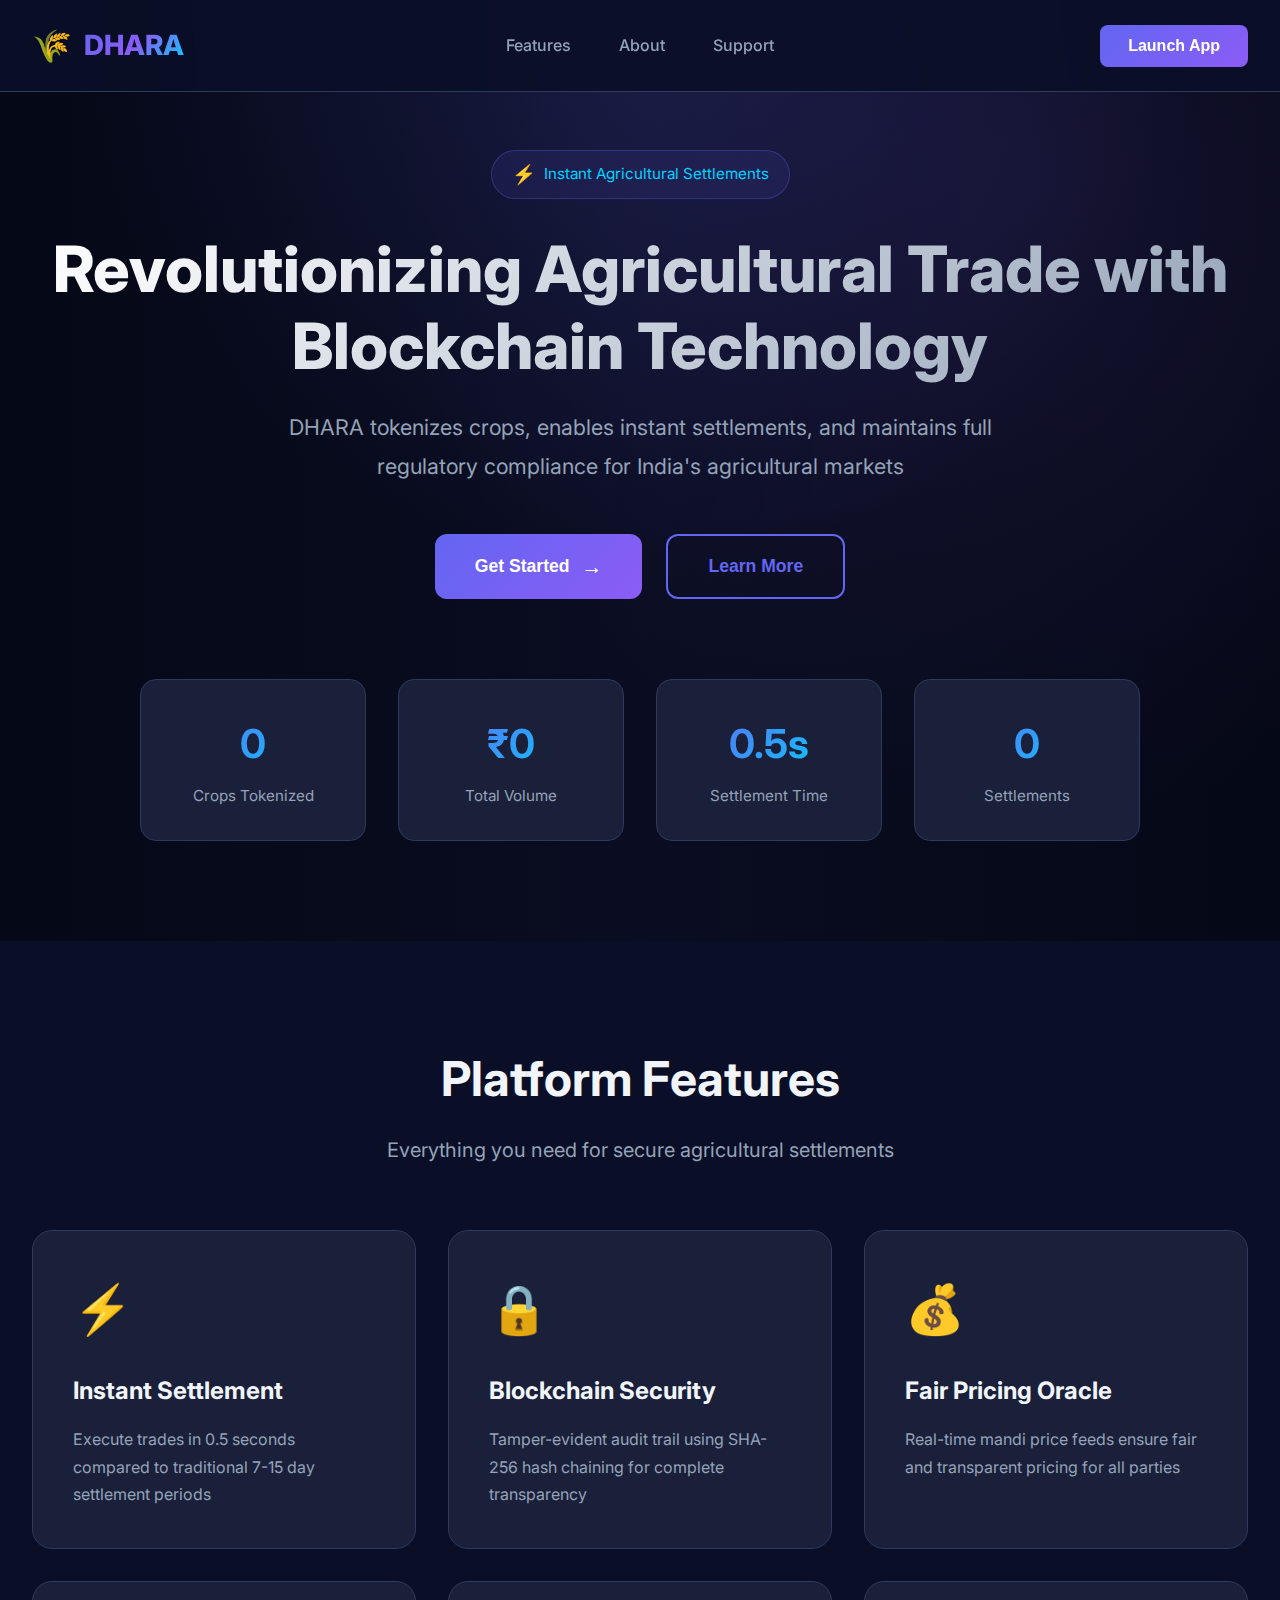
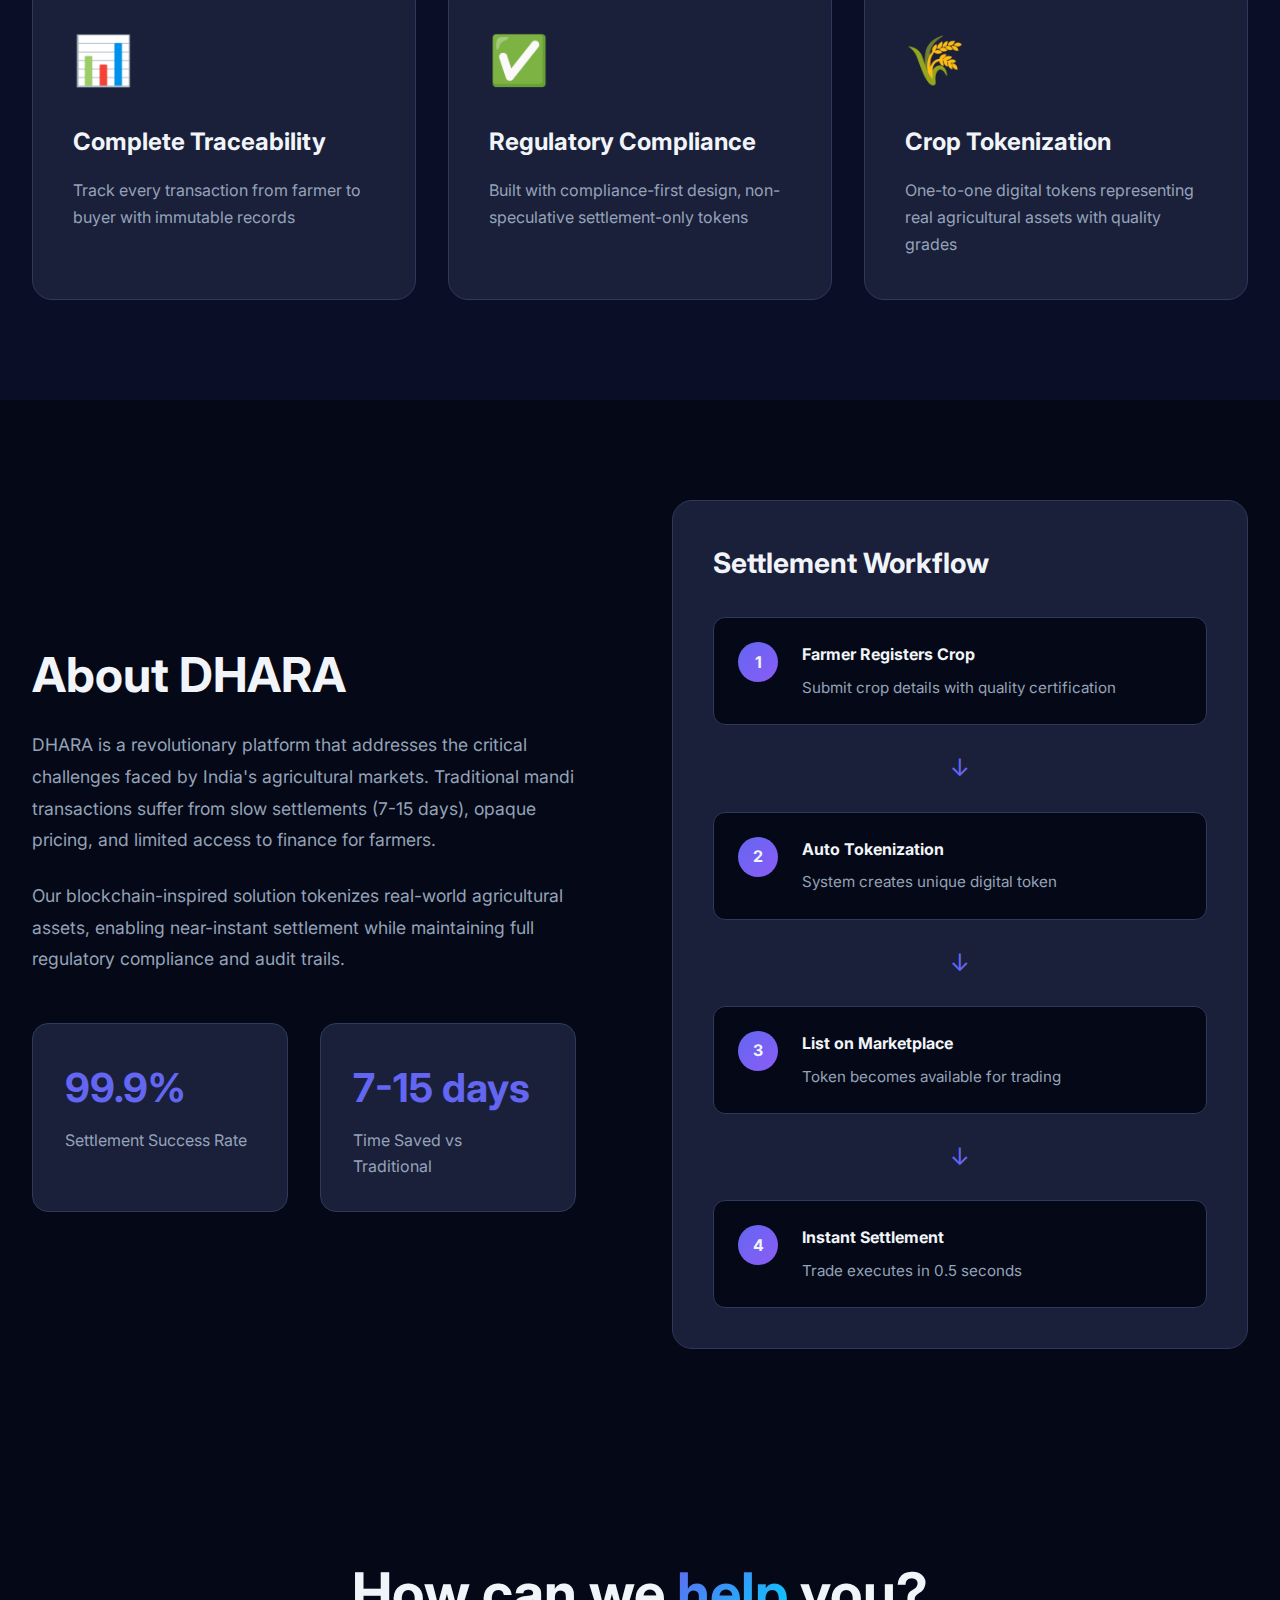
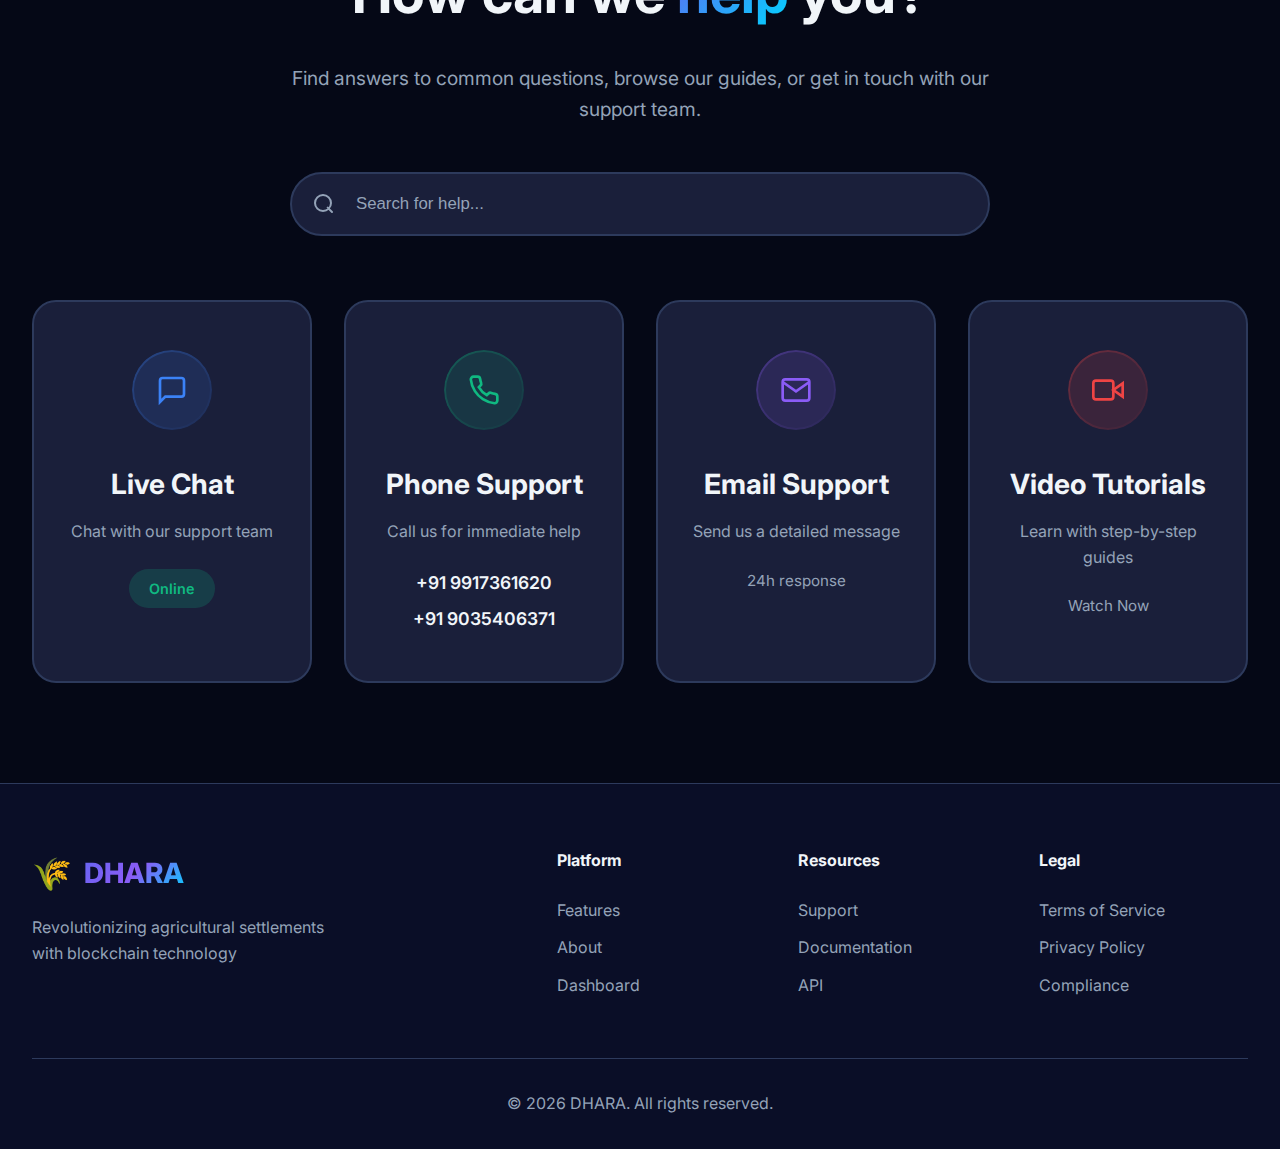
<file: frontend/index.html>
<!DOCTYPE html>
<html lang="en">
<head>
    <meta charset="UTF-8">
    <meta name="viewport" content="width=device-width, initial-scale=1.0">
    <title>DHARA - Agricultural Settlement Platform</title>
    <link rel="stylesheet" href="style.css">
    <link rel="stylesheet" href="modal.css">
    <link href="https://fonts.googleapis.com/css2?family=Inter:wght@300;400;500;600;700;800&display=swap" rel="stylesheet">
</head>
<body>
    <!-- Navigation -->
    <nav class="navbar">
        <div class="nav-container">
            <div class="logo">
                <span class="logo-icon">🌾</span>
                <span class="logo-text">DHARA</span>
            </div>
            
            <div class="nav-center">
                <a href="#features" class="nav-link">Features</a>
                <a href="#about" class="nav-link">About</a>
                <a href="#support" class="nav-link">Support</a>
            </div>
            
            <div class="nav-actions">
                <button class="btn-connect" onclick="showLoginModal()">Launch App</button>
            </div>
        </div>
    </nav>

    <!-- Login Modal -->
    <div id="loginModal" class="modal">
        <div class="modal-overlay" onclick="closeLoginModal()"></div>
        <div class="modal-content">
            <span class="close-modal" onclick="closeLoginModal()">&times;</span>
            <h2 class="modal-title">Welcome to DHARA</h2>
            <p class="modal-subtitle">Please select your role to continue</p>
            
            <div class="login-options">
                <div class="login-card" onclick="loginAs('farmer')">
                    <div class="login-icon farmer-icon">🌾</div>
                    <h3>Login as Farmer</h3>
                    <p>Register crops and list tokens</p>
                    <ul class="login-features">
                        <li>✓ Register new crops</li>
                        <li>✓ List tokens for sale</li>
                        <li>✓ Track your inventory</li>
                        <li>✓ View settlement history</li>
                    </ul>
                    <button class="btn-login">Continue as Farmer</button>
                </div>
                
                <div class="login-card" onclick="loginAs('buyer')">
                    <div class="login-icon buyer-icon">🛒</div>
                    <h3>Login as Buyer</h3>
                    <p>Purchase tokens and manage wallet</p>
                    <ul class="login-features">
                        <li>✓ Browse marketplace</li>
                        <li>✓ Purchase crop tokens</li>
                        <li>✓ Manage your wallet</li>
                        <li>✓ View purchase history</li>
                    </ul>
                    <button class="btn-login">Continue as Buyer</button>
                </div>
            </div>
        </div>
    </div>

    <!-- Hero Section -->
    <section class="hero-section" id="home">
        <div class="hero-container">
            <div class="hero-badge">
                <span class="badge-icon">⚡</span>
                <span>Instant Agricultural Settlements</span>
            </div>
            <h1 class="hero-title">Revolutionizing Agricultural Trade with Blockchain Technology</h1>
            <p class="hero-description">
                DHARA tokenizes crops, enables instant settlements, and maintains full regulatory compliance 
                for India's agricultural markets
            </p>
            <div class="hero-buttons">
                <button class="btn-primary-large" onclick="showLoginModal()">
                    <span>Get Started</span>
                    <span class="arrow">→</span>
                </button>
                <button class="btn-secondary-large" onclick="scrollToFeatures()">
                    Learn More
                </button>
            </div>
            
            <div class="hero-stats-grid">
                <div class="hero-stat">
                    <div class="stat-number" id="heroTotalCrops">0</div>
                    <div class="stat-text">Crops Tokenized</div>
                </div>
                <div class="hero-stat">
                    <div class="stat-number" id="heroTotalVolume">₹0</div>
                    <div class="stat-text">Total Volume</div>
                </div>
                <div class="hero-stat">
                    <div class="stat-number">0.5s</div>
                    <div class="stat-text">Settlement Time</div>
                </div>
                <div class="hero-stat">
                    <div class="stat-number" id="heroSettlements">0</div>
                    <div class="stat-text">Settlements</div>
                </div>
            </div>
        </div>
    </section>

    <!-- Features Section -->
    <section id="features" class="features-section">
        <div class="section-container">
            <div class="section-header">
                <h2 class="section-title">Platform Features</h2>
                <p class="section-subtitle">Everything you need for secure agricultural settlements</p>
            </div>
            
            <div class="features-grid">
                <div class="feature-card">
                    <div class="feature-icon">⚡</div>
                    <h3>Instant Settlement</h3>
                    <p>Execute trades in 0.5 seconds compared to traditional 7-15 day settlement periods</p>
                </div>
                
                <div class="feature-card">
                    <div class="feature-icon">🔒</div>
                    <h3>Blockchain Security</h3>
                    <p>Tamper-evident audit trail using SHA-256 hash chaining for complete transparency</p>
                </div>
                
                <div class="feature-card">
                    <div class="feature-icon">💰</div>
                    <h3>Fair Pricing Oracle</h3>
                    <p>Real-time mandi price feeds ensure fair and transparent pricing for all parties</p>
                </div>
                
                <div class="feature-card">
                    <div class="feature-icon">📊</div>
                    <h3>Complete Traceability</h3>
                    <p>Track every transaction from farmer to buyer with immutable records</p>
                </div>
                
                <div class="feature-card">
                    <div class="feature-icon">✅</div>
                    <h3>Regulatory Compliance</h3>
                    <p>Built with compliance-first design, non-speculative settlement-only tokens</p>
                </div>
                
                <div class="feature-card">
                    <div class="feature-icon">🌾</div>
                    <h3>Crop Tokenization</h3>
                    <p>One-to-one digital tokens representing real agricultural assets with quality grades</p>
                </div>
            </div>
        </div>
    </section>

    <!-- About Section -->
    <section id="about" class="about-section">
        <div class="section-container">
            <div class="about-grid">
                <div class="about-content">
                    <h2 class="section-title">About DHARA</h2>
                    <p class="about-text">
                        DHARA is a revolutionary platform that addresses the critical challenges faced by 
                        India's agricultural markets. Traditional mandi transactions suffer from slow settlements 
                        (7-15 days), opaque pricing, and limited access to finance for farmers.
                    </p>
                    <p class="about-text">
                        Our blockchain-inspired solution tokenizes real-world agricultural assets, enabling 
                        near-instant settlement while maintaining full regulatory compliance and audit trails.
                    </p>
                    
                    <div class="about-stats">
                        <div class="about-stat-item">
                            <div class="about-stat-number">99.9%</div>
                            <div class="about-stat-label">Settlement Success Rate</div>
                        </div>
                        <div class="about-stat-item">
                            <div class="about-stat-number">7-15 days</div>
                            <div class="about-stat-label">Time Saved vs Traditional</div>
                        </div>
                    </div>
                </div>
                
                <div class="about-visual">
                    <div class="workflow-card">
                        <h3>Settlement Workflow</h3>
                        <div class="workflow-steps">
                            <div class="workflow-step">
                                <div class="step-num">1</div>
                                <div class="step-info">
                                    <h4>Farmer Registers Crop</h4>
                                    <p>Submit crop details with quality certification</p>
                                </div>
                            </div>
                            <div class="workflow-arrow">↓</div>
                            
                            <div class="workflow-step">
                                <div class="step-num">2</div>
                                <div class="step-info">
                                    <h4>Auto Tokenization</h4>
                                    <p>System creates unique digital token</p>
                                </div>
                            </div>
                            <div class="workflow-arrow">↓</div>
                            
                            <div class="workflow-step">
                                <div class="step-num">3</div>
                                <div class="step-info">
                                    <h4>List on Marketplace</h4>
                                    <p>Token becomes available for trading</p>
                                </div>
                            </div>
                            <div class="workflow-arrow">↓</div>
                            
                            <div class="workflow-step">
                                <div class="step-num">4</div>
                                <div class="step-info">
                                    <h4>Instant Settlement</h4>
                                    <p>Trade executes in 0.5 seconds</p>
                                </div>
                            </div>
                        </div>
                    </div>
                </div>
            </div>
        </div>
    </section>

    <!-- Support Section -->
    <section id="support" class="support-section">
        <div class="section-container">
            <div class="support-header">
                <h2 class="support-title">How can we <span class="highlight">help</span> you?</h2>
                <p class="support-subtitle">Find answers to common questions, browse our guides, or get in touch with our support team.</p>
            </div>
            
            <div class="search-container">
                <div class="search-box">
                    <svg class="search-icon" width="20" height="20" viewBox="0 0 20 20" fill="none">
                        <path d="M9 17A8 8 0 1 0 9 1a8 8 0 0 0 0 16zM18 18l-4.35-4.35" stroke="currentColor" stroke-width="2" stroke-linecap="round"/>
                    </svg>
                    <input type="text" placeholder="Search for help..." class="search-input">
                </div>
            </div>
            
            <div class="support-cards-grid">
                <div class="support-card">
                    <div class="support-icon blue-icon">
                        <svg width="32" height="32" viewBox="0 0 24 24" fill="none">
                            <path d="M21 15a2 2 0 0 1-2 2H7l-4 4V5a2 2 0 0 1 2-2h14a2 2 0 0 1 2 2z" stroke="currentColor" stroke-width="2"/>
                        </svg>
                    </div>
                    <h3>Live Chat</h3>
                    <p class="support-desc">Chat with our support team</p>
                    <div class="support-status online">Online</div>
                </div>
                
                <div class="support-card">
                    <div class="support-icon green-icon">
                        <svg width="32" height="32" viewBox="0 0 24 24" fill="none">
                            <path d="M22 16.92v3a2 2 0 0 1-2.18 2 19.79 19.79 0 0 1-8.63-3.07 19.5 19.5 0 0 1-6-6 19.79 19.79 0 0 1-3.07-8.67A2 2 0 0 1 4.11 2h3a2 2 0 0 1 2 1.72 12.84 12.84 0 0 0 .7 2.81 2 2 0 0 1-.45 2.11L8.09 9.91a16 16 0 0 0 6 6l1.27-1.27a2 2 0 0 1 2.11-.45 12.84 12.84 0 0 0 2.81.7A2 2 0 0 1 22 16.92z" stroke="currentColor" stroke-width="2"/>
                        </svg>
                    </div>
                    <h3>Phone Support</h3>
                    <p class="support-desc">Call us for immediate help</p>
                    <div class="support-contact">+91 9917361620</div>
                    <div class="support-contact">+91 9035406371</div>
                </div>
                
                <div class="support-card">
                    <div class="support-icon purple-icon">
                        <svg width="32" height="32" viewBox="0 0 24 24" fill="none">
                            <path d="M4 4h16c1.1 0 2 .9 2 2v12c0 1.1-.9 2-2 2H4c-1.1 0-2-.9-2-2V6c0-1.1.9-2 2-2z" stroke="currentColor" stroke-width="2"/>
                            <path d="m22 6-10 7L2 6" stroke="currentColor" stroke-width="2"/>
                        </svg>
                    </div>
                    <h3>Email Support</h3>
                    <p class="support-desc">Send us a detailed message</p>
                    <div class="support-response">24h response</div>
                </div>
                
                <div class="support-card">
                    <div class="support-icon red-icon">
                        <svg width="32" height="32" viewBox="0 0 24 24" fill="none">
                            <path d="M23 7l-7 5 7 5V7z" stroke="currentColor" stroke-width="2"/>
                            <rect x="1" y="5" width="15" height="14" rx="2" stroke="currentColor" stroke-width="2"/>
                        </svg>
                    </div>
                    <h3>Video Tutorials</h3>
                    <p class="support-desc">Learn with step-by-step guides</p>
                    <div class="support-action">Watch Now</div>
                </div>
            </div>
        </div>
    </section>

    <!-- Dashboard Section -->
    <section id="dashboard" class="dashboard-section" style="display: none;">
        <div class="container">
            <div class="dashboard-header-bar">
                <div class="dashboard-title-section">
                    <h2>Application Dashboard</h2>
                    <p>Manage your crops, tokens, and settlements</p>
                </div>
                
                <div class="dashboard-actions">
                    <div class="user-role-badge" id="userRoleBadge"></div>
                    <div class="wallet-display" id="walletDisplay">
                        <div class="wallet-icon">💰</div>
                        <div class="wallet-info">
                            <div class="wallet-label">Wallet Balance</div>
                            <div class="wallet-balance" id="walletBalance">₹0</div>
                        </div>
                    </div>
                    <button class="btn-logout" onclick="logout()">Logout</button>
                </div>
            </div>

            <!-- Tab Navigation -->
            <div class="tab-navigation" id="tabNavigation">
                <!-- Tabs will be dynamically loaded based on user role -->
            </div>

            <!-- Farmer Tabs -->
            <div id="farmerTabs" style="display: none;">
                <!-- Register Crop Tab -->
                <div class="tab-content active" id="registerTab">
                    <div class="content-grid">
                        <div class="main-panel">
                            <div class="card">
                                <div class="card-header">
                                    <h3>Register New Crop</h3>
                                    <p>Tokenize your agricultural assets</p>
                                </div>
                                <form id="cropForm" class="form">
                                    <div class="form-row">
                                        <div class="form-group">
                                            <label>Crop Type</label>
                                            <select id="cropType" required>
                                                <option value="">Select crop type</option>
                                                <option value="wheat">🌾 Wheat</option>
                                                <option value="rice">🍚 Rice</option>
                                                <option value="cotton">☁️ Cotton</option>
                                            </select>
                                        </div>
                                        <div class="form-group">
                                            <label>Quality Grade</label>
                                            <select id="qualityGrade" required>
                                                <option value="">Select grade</option>
                                                <option value="A">Grade A - Premium</option>
                                                <option value="B">Grade B - Standard</option>
                                                <option value="C">Grade C - Basic</option>
                                            </select>
                                        </div>
                                    </div>

                                    <div class="form-row">
                                        <div class="form-group">
                                            <label>Quantity (kg)</label>
                                            <input type="number" id="quantity" required min="1" step="0.01" placeholder="Enter quantity">
                                        </div>
                                        <div class="form-group">
                                            <label>Mandi Location</label>
                                            <select id="mandiId" required>
                                                <option value="">Select mandi</option>
                                                <option value="PUNE-MKT-01">📍 Pune Market 01</option>
                                                <option value="MUMBAI-MKT-02">📍 Mumbai Market 02</option>
                                                <option value="NASHIK-MKT-03">📍 Nashik Market 03</option>
                                            </select>
                                        </div>
                                    </div>

                                    <div class="form-group">
                                        <label>Farmer ID</label>
                                        <input type="text" id="farmerId" required placeholder="e.g., FARMER_001">
                                    </div>

                                    <button type="submit" class="btn-primary btn-large">
                                        <span>Register & Tokenize Crop</span>
                                        <span class="btn-arrow">→</span>
                                    </button>
                                </form>

                                <div id="registerResult" class="result-message"></div>
                            </div>
                        </div>

                        <div class="side-panel">
                            <div class="info-card">
                                <h3>Quick Guide</h3>
                                <div class="guide-steps">
                                    <div class="guide-step">
                                        <span class="guide-number">1</span>
                                        <p>Fill in crop details and quality grade</p>
                                    </div>
                                    <div class="guide-step">
                                        <span class="guide-number">2</span>
                                        <p>System auto-generates unique token</p>
                                    </div>
                                    <div class="guide-step">
                                        <span class="guide-number">3</span>
                                        <p>List token on marketplace for trading</p>
                                    </div>
                                </div>
                            </div>
                        </div>
                    </div>
                </div>

                <!-- My Tokens Tab -->
                <div class="tab-content" id="myTokensTab">
                    <div class="card">
                        <div class="card-header">
                            <h3>My Crop Tokens</h3>
                            <p>View and manage your registered crops</p>
                        </div>
                        <div id="myTokensList" class="marketplace-grid"></div>
                    </div>
                </div>
            </div>

            <!-- Buyer Tabs -->
            <div id="buyerTabs" style="display: none;">
                <!-- Marketplace Tab -->
                <div class="tab-content active" id="marketplaceTab">
                    <div class="card">
                        <div class="card-header">
                            <h3>Token Marketplace</h3>
                            <div class="filter-controls">
                                <select id="statusFilter" class="filter-select">
                                    <option value="LISTED">Available for Purchase</option>
                                    <option value="">All Statuses</option>
                                    <option value="CREATED">Created</option>
                                    <option value="SETTLED">Settled</option>
                                </select>
                            </div>
                        </div>
                        <div id="tokensList" class="marketplace-grid"></div>
                    </div>
                </div>

                <!-- My Purchases Tab -->
                <div class="tab-content" id="purchasesTab">
                    <div class="card">
                        <div class="card-header">
                            <h3>My Purchases</h3>
                            <p>View your purchase history and settlements</p>
                        </div>
                        <div id="purchasesList"></div>
                    </div>
                </div>

                <!-- Wallet Tab -->
                <div class="tab-content" id="walletTab">
                    <div class="content-grid">
                        <div class="main-panel">
                            <div class="card">
                                <div class="card-header">
                                    <h3>Wallet Management</h3>
                                    <p>Add funds to your wallet</p>
                                </div>
                                
                                <div class="wallet-balance-card">
                                    <div class="balance-label">Current Balance</div>
                                    <div class="balance-amount" id="walletBalanceLarge">₹0</div>
                                </div>

                                <form id="addFundsForm" class="form">
                                    <div class="form-group">
                                        <label>Add Funds (₹)</label>
                                        <input type="number" id="addAmount" required min="100" step="100" placeholder="Enter amount to add">
                                    </div>
                                    <button type="submit" class="btn-primary btn-large">
                                        <span>Add Funds to Wallet</span>
                                    </button>
                                </form>
                            </div>
                        </div>

                        <div class="side-panel">
                            <div class="info-card">
                                <h3>Wallet Info</h3>
                                <ul class="benefit-list">
                                    <li>💰 Secure wallet storage</li>
                                    <li>⚡ Instant transactions</li>
                                    <li>📊 Transaction history</li>
                                    <li>🔒 Encrypted balance</li>
                                </ul>
                            </div>
                        </div>
                    </div>
                </div>
            </div>

            <!-- Common Tabs (Audit Trail) -->
            <div class="tab-content" id="auditTab">
                <div class="card">
                    <div class="card-header">
                        <h3>Blockchain Audit Trail</h3>
                        <button class="btn-outline" onclick="verifyAuditIntegrity()">
                            Verify Integrity
                        </button>
                    </div>
                    <div id="verificationResult" class="verification-result"></div>
                    <div id="auditTrail" class="audit-container"></div>
                </div>
            </div>
        </div>
    </section>

    <!-- Footer -->
    <footer class="footer">
        <div class="footer-container">
            <div class="footer-brand">
                <div class="logo">
                    <span class="logo-icon">🌾</span>
                    <span class="logo-text">DHARA</span>
                </div>
                <p>Revolutionizing agricultural settlements with blockchain technology</p>
            </div>
            <div class="footer-links">
                <div class="footer-column">
                    <h4>Platform</h4>
                    <a href="#features">Features</a>
                    <a href="#about">About</a>
                    <a href="#dashboard">Dashboard</a>
                </div>
                <div class="footer-column">
                    <h4>Resources</h4>
                    <a href="#support">Support</a>
                    <a href="#">Documentation</a>
                    <a href="#">API</a>
                </div>
                <div class="footer-column">
                    <h4>Legal</h4>
                    <a href="terms.html">Terms of Service</a>
                    <a href="privacy.html">Privacy Policy</a>
                    <a href="compliance.html">Compliance</a>
                </div>
            </div>
        </div>
        <div class="footer-bottom">
            <p>&copy; 2026 DHARA. All rights reserved.</p>
        </div>
    </footer>
    <script src="script.js"></script>
</body>
</html>
</file>
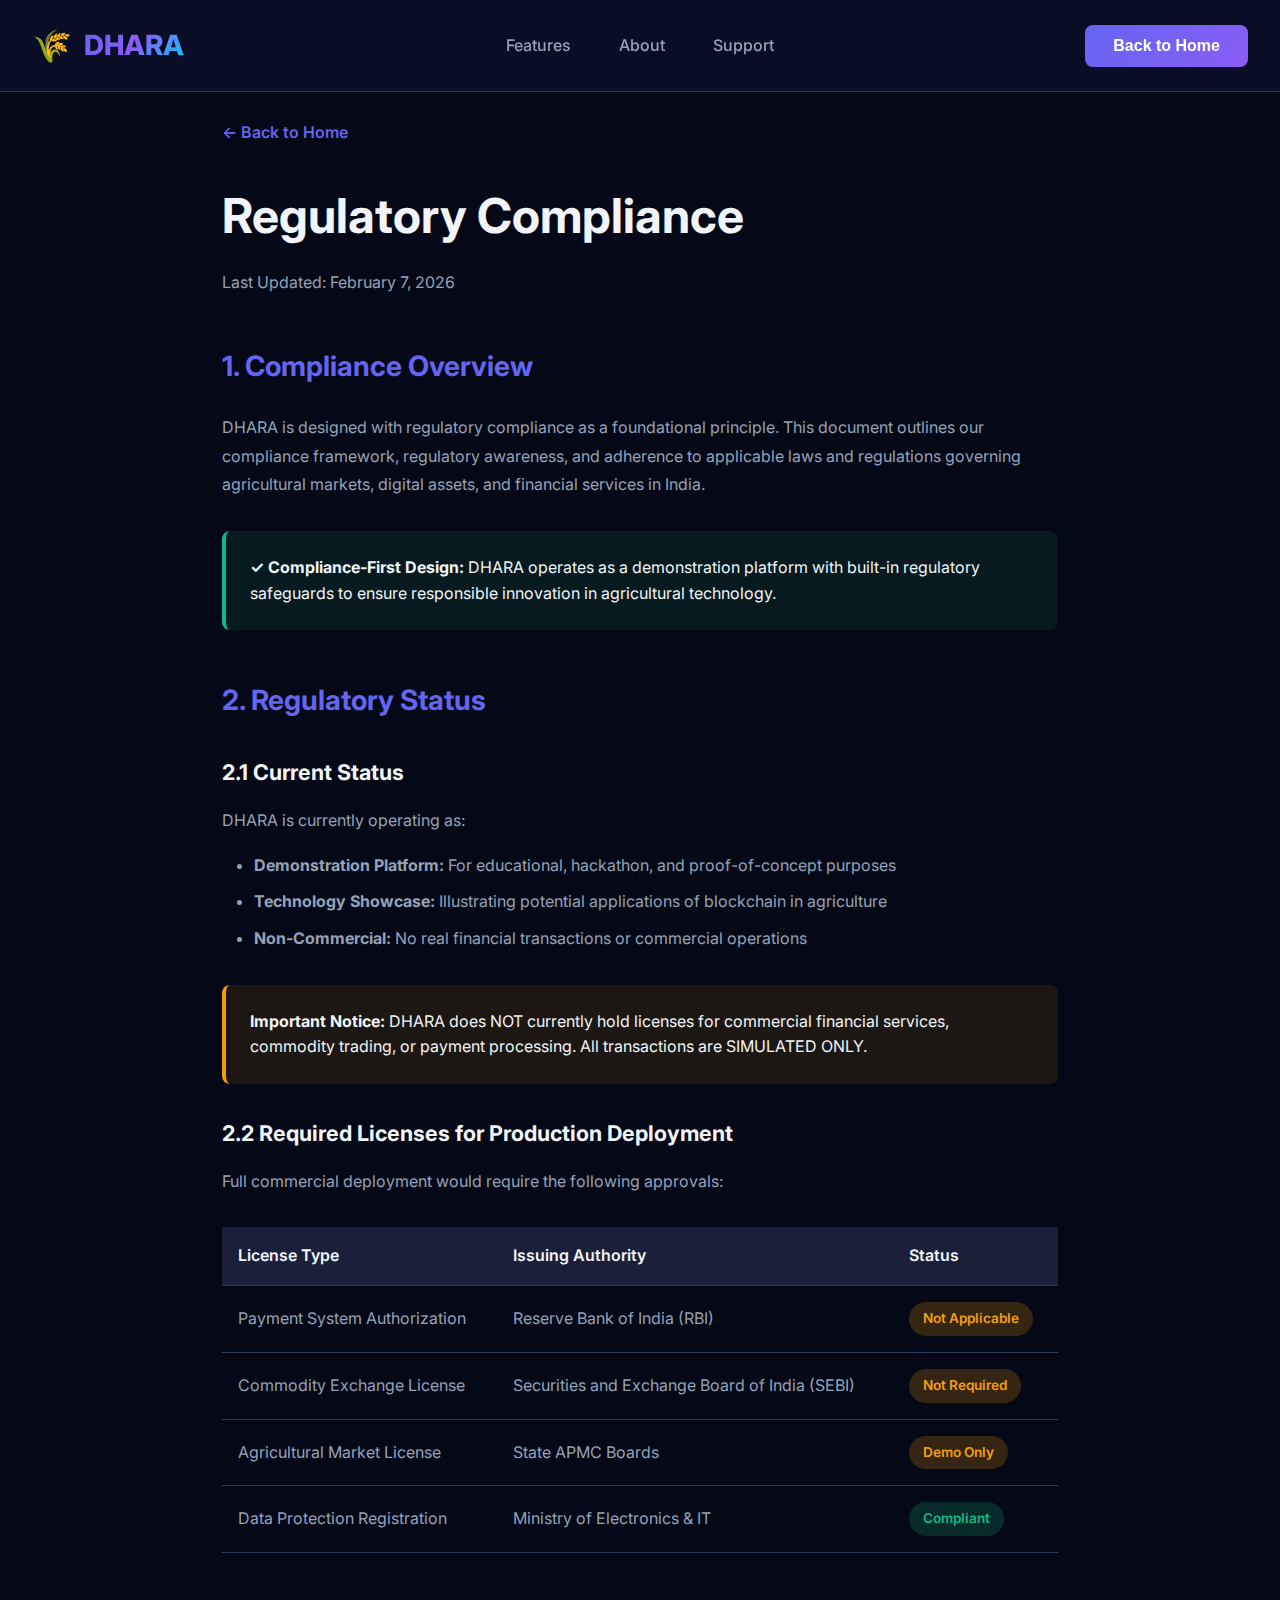
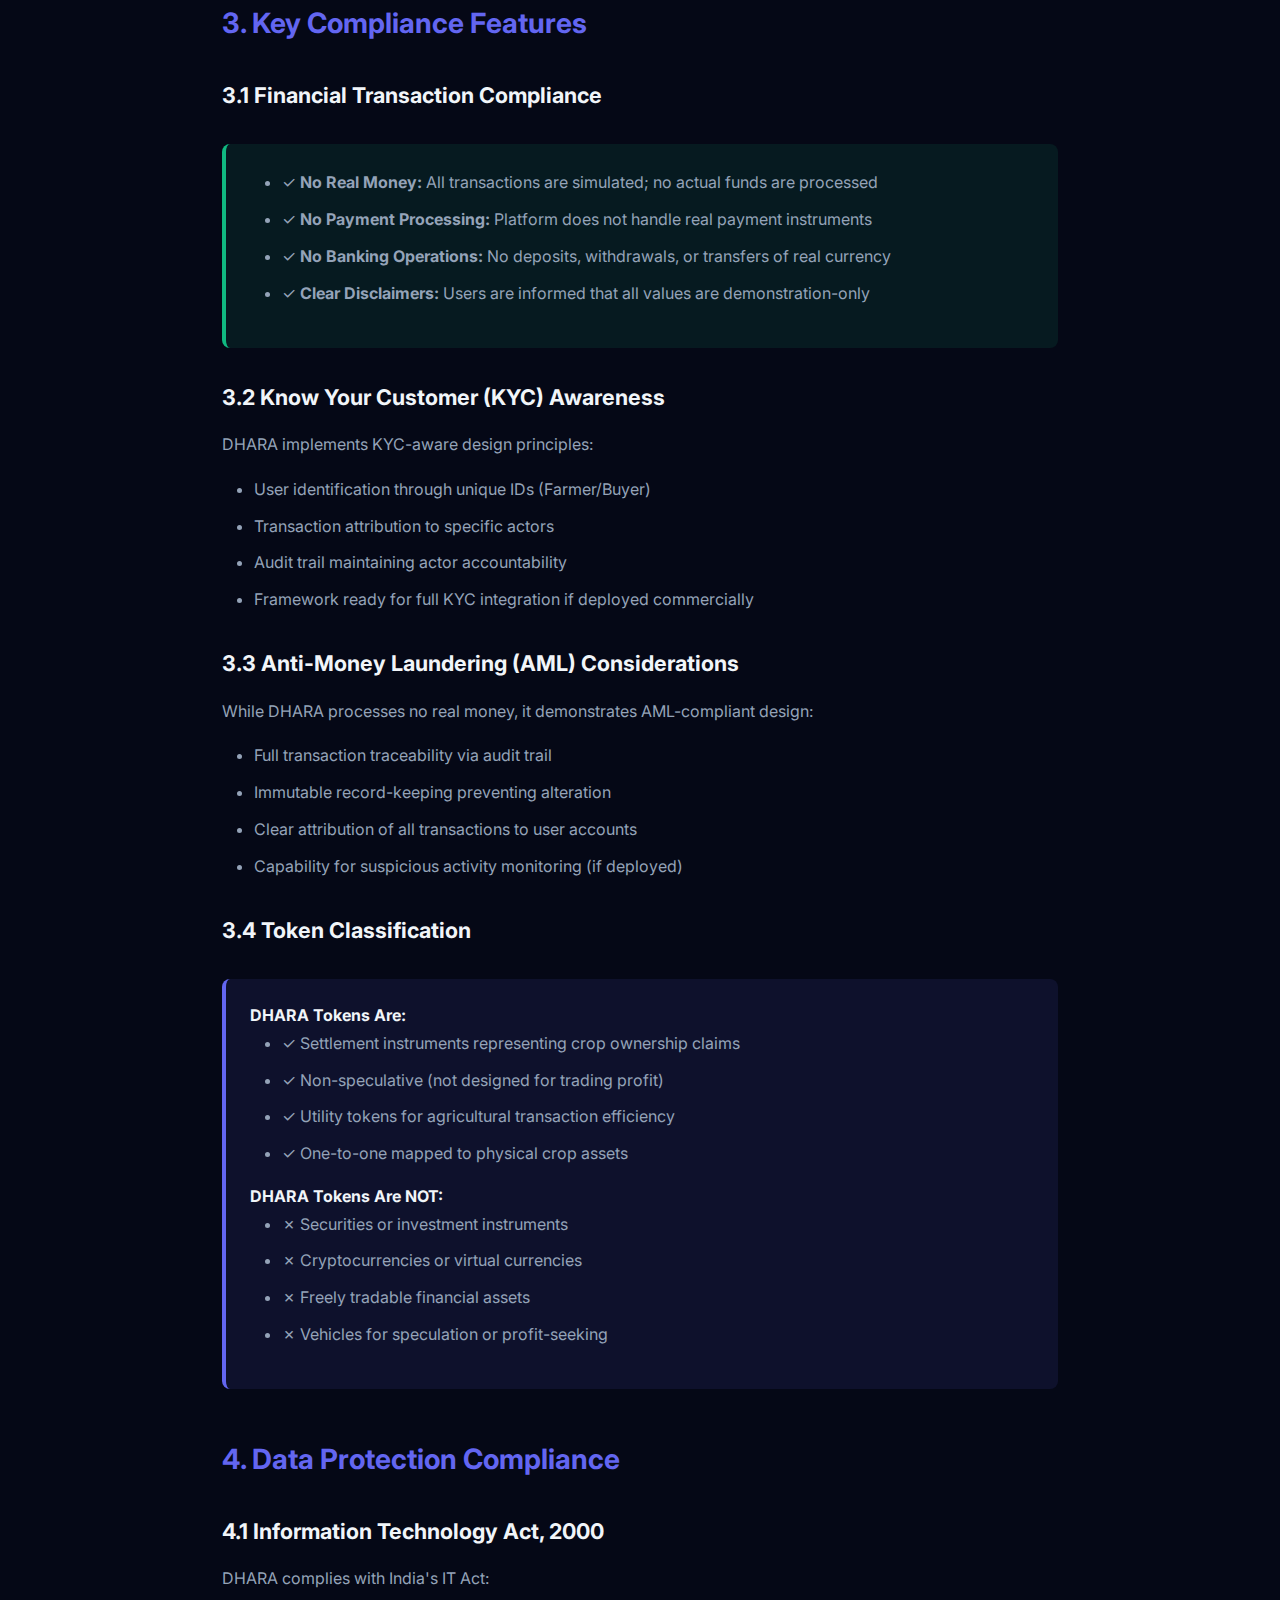
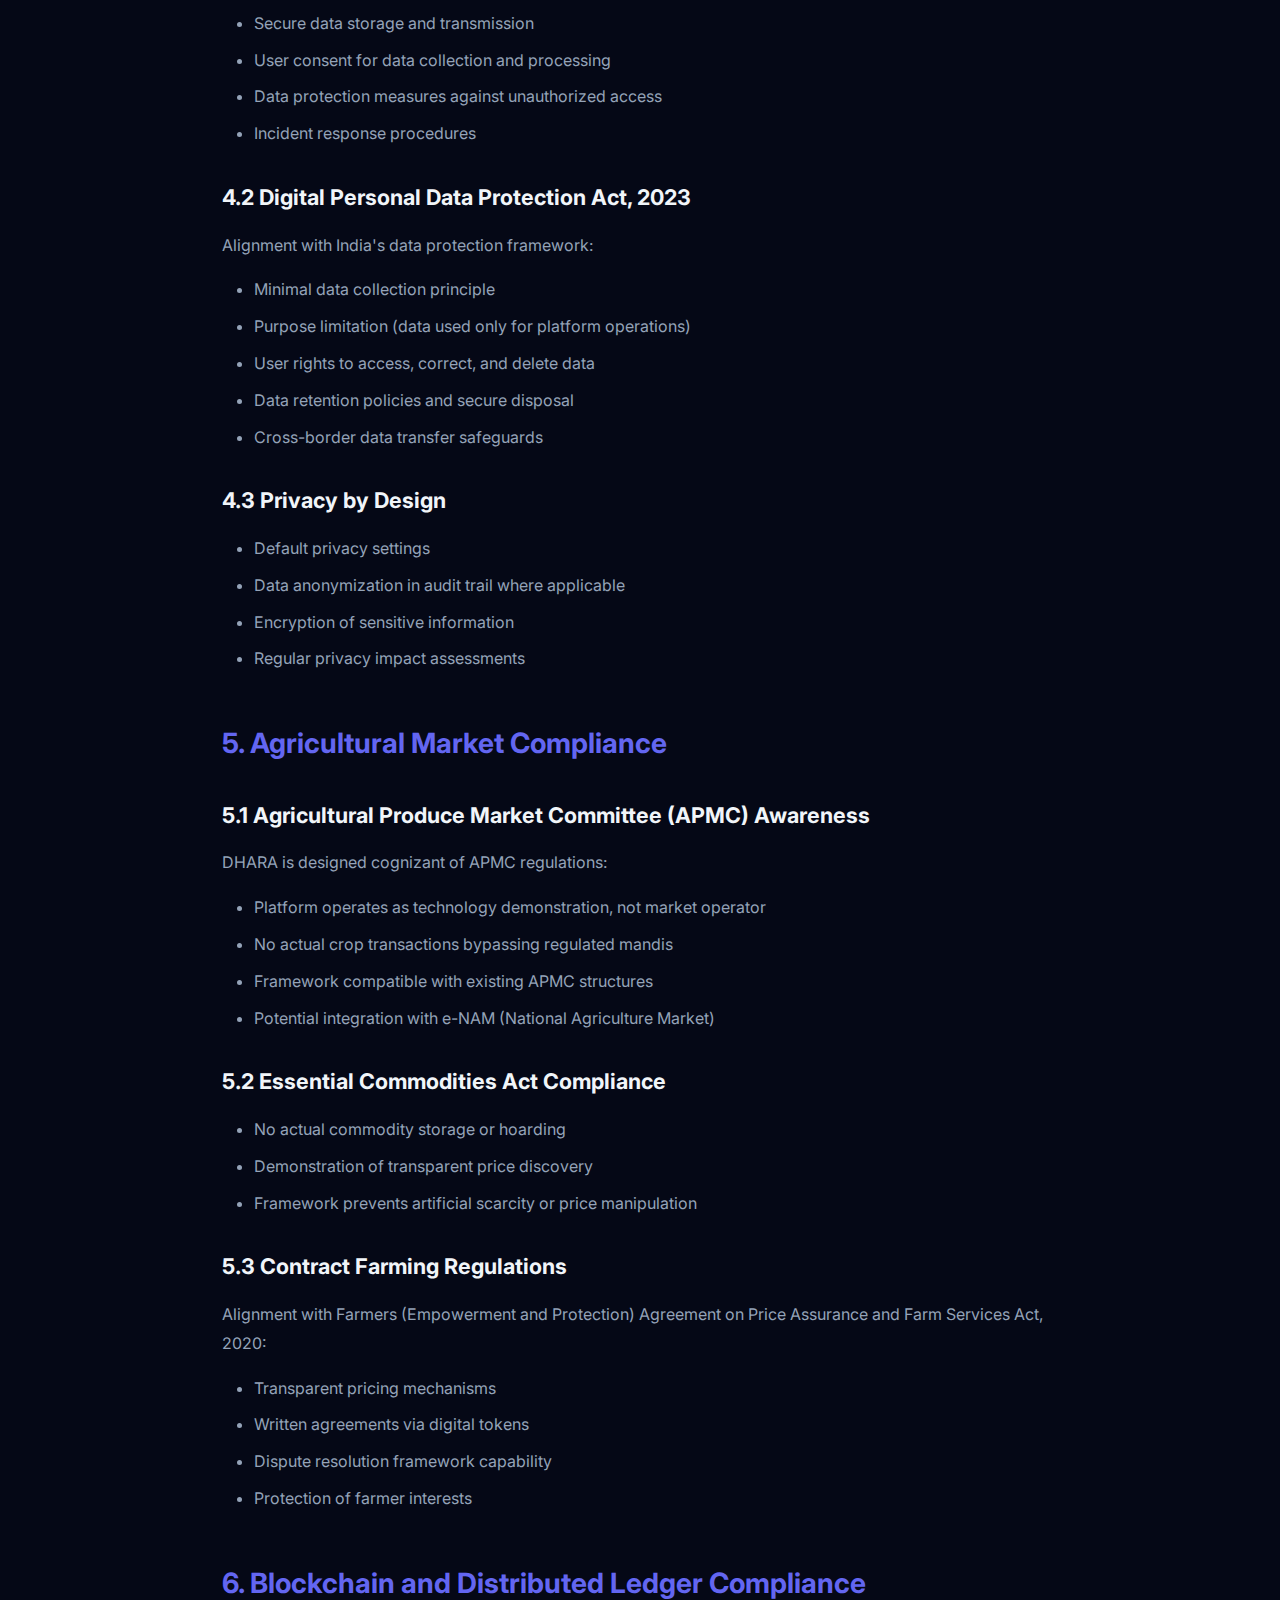
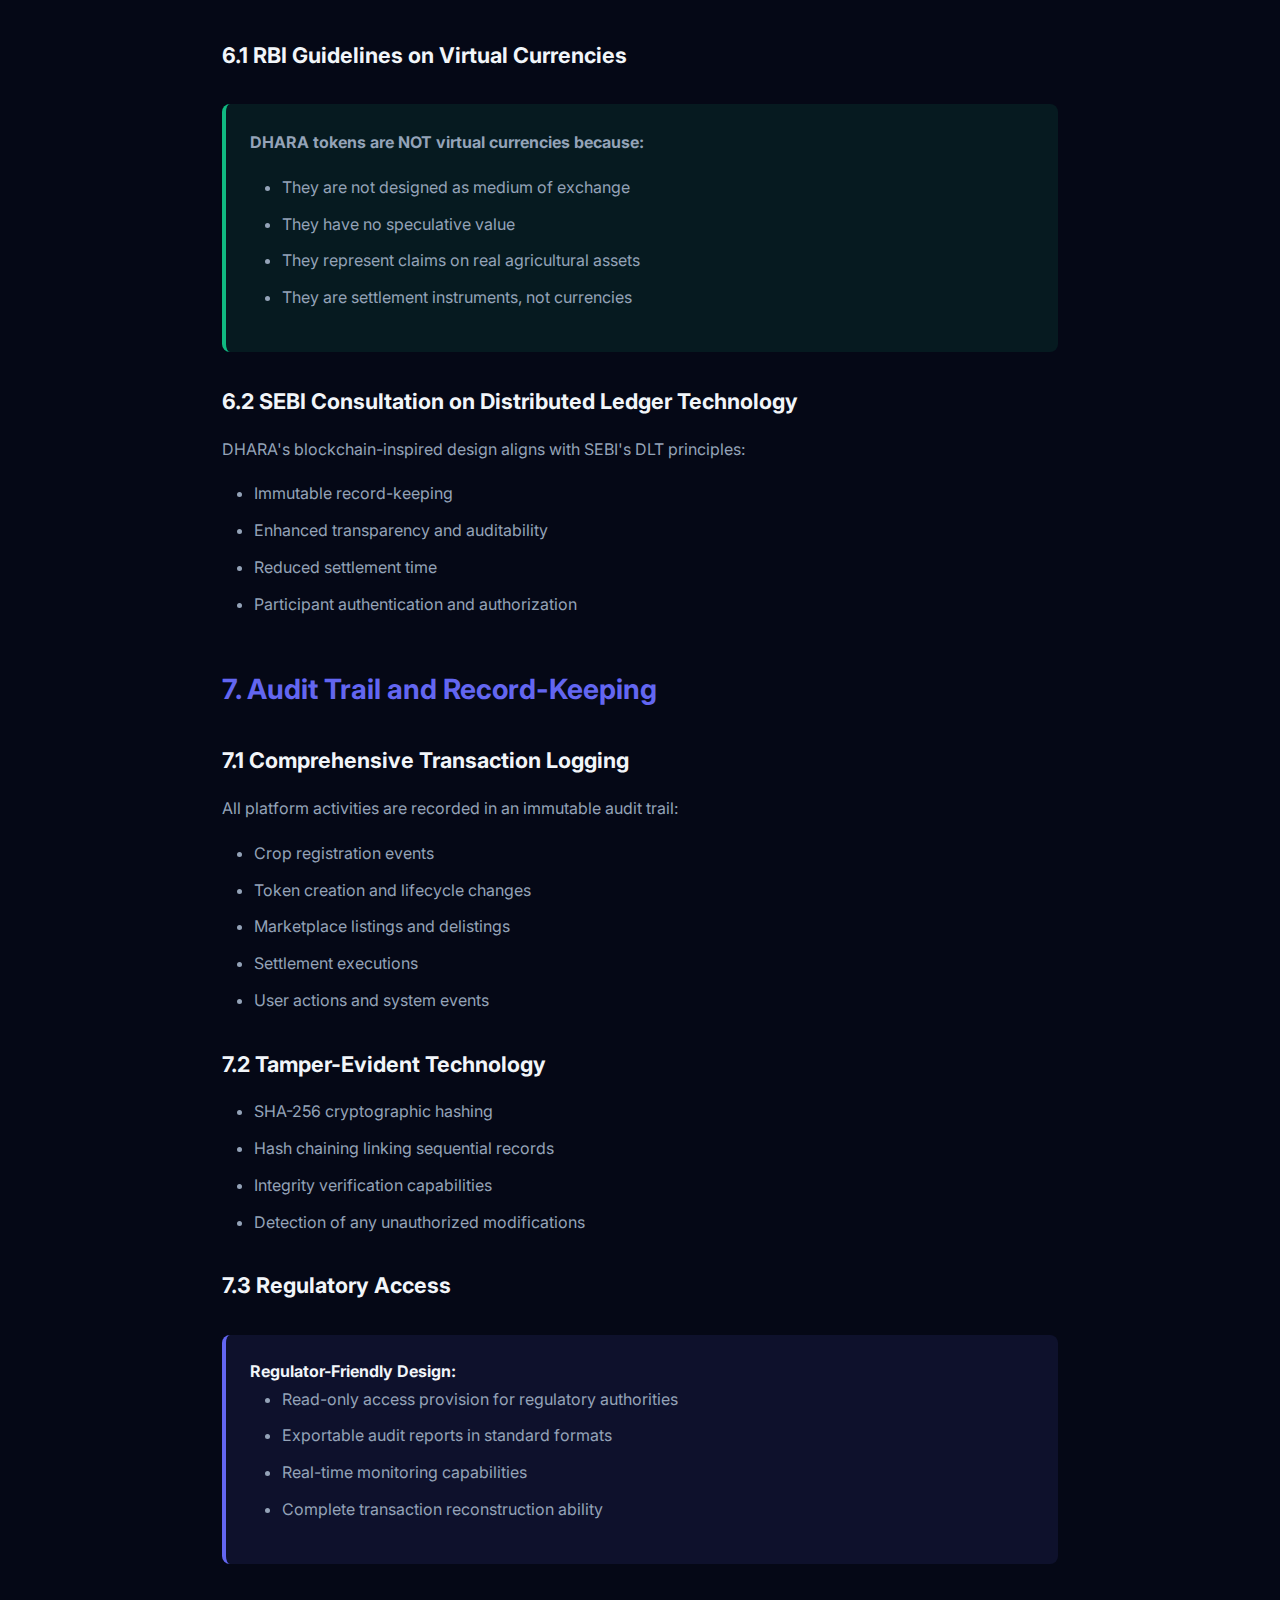
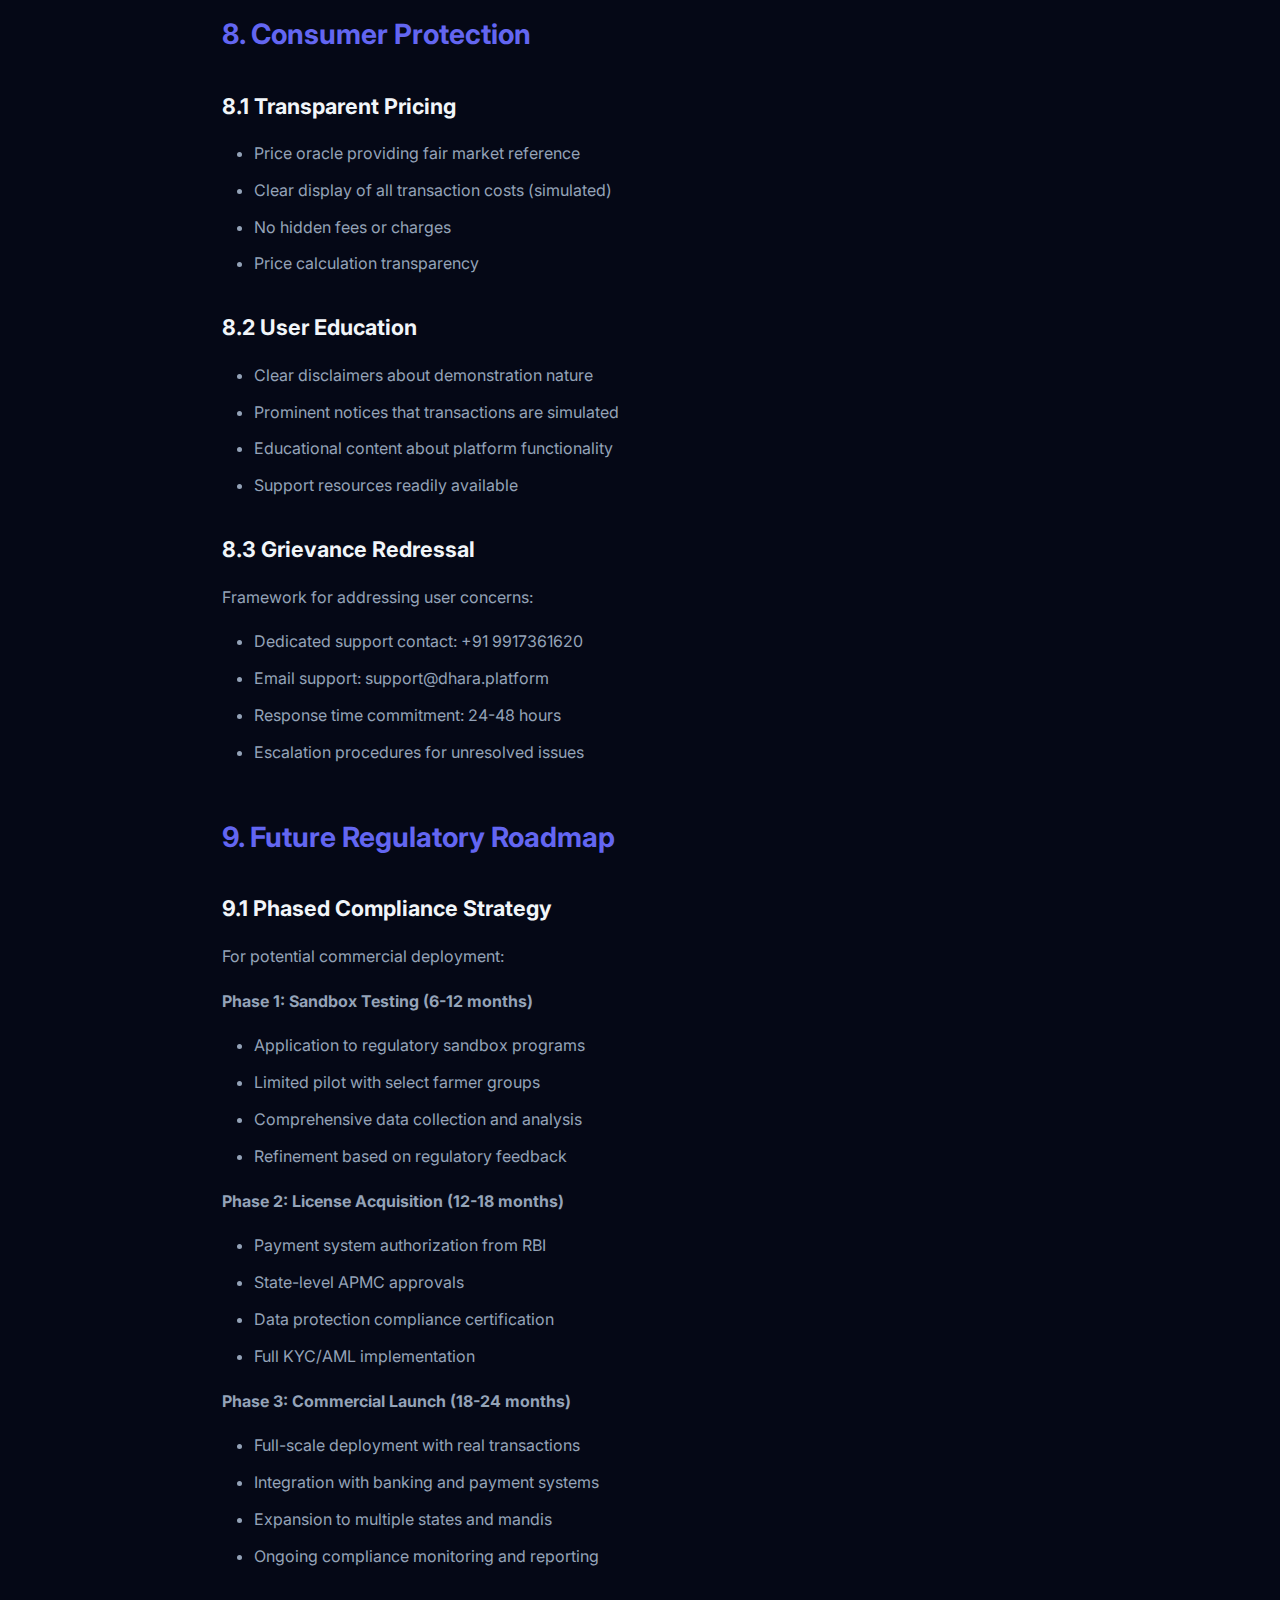
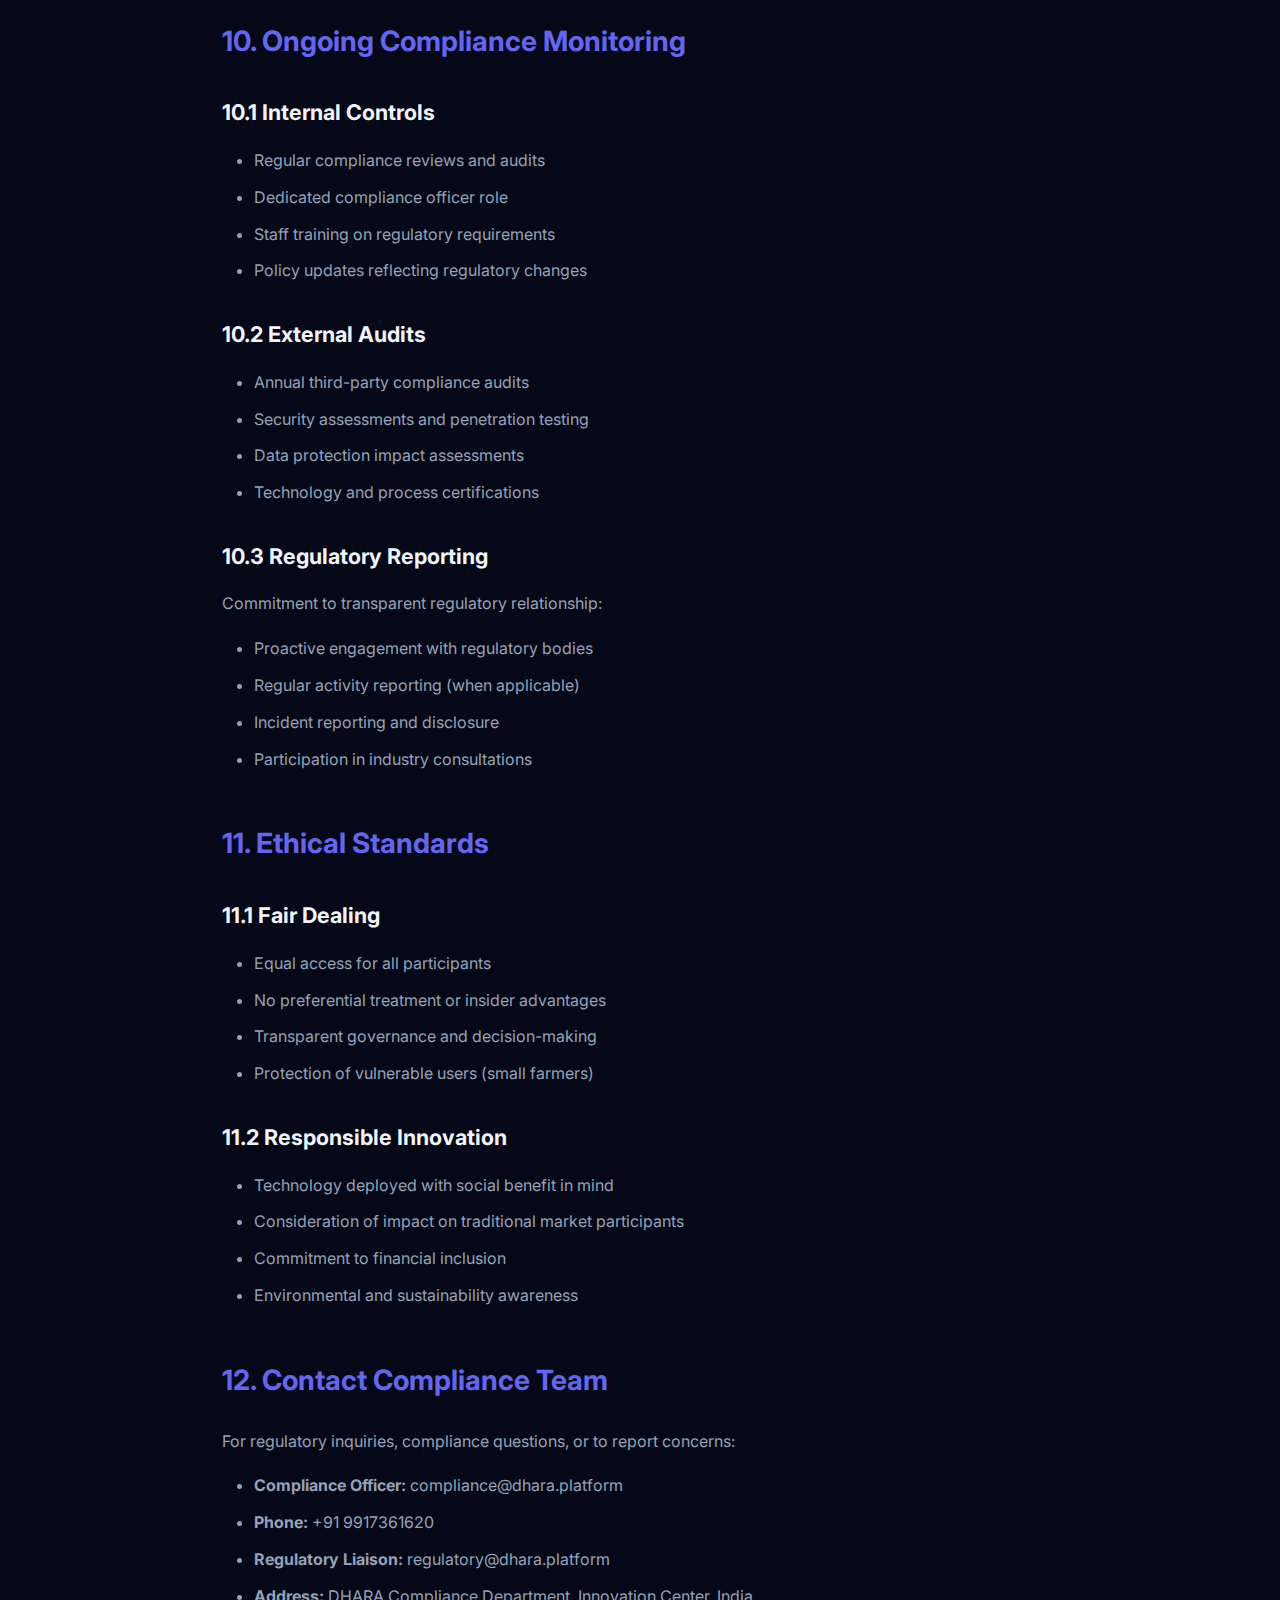
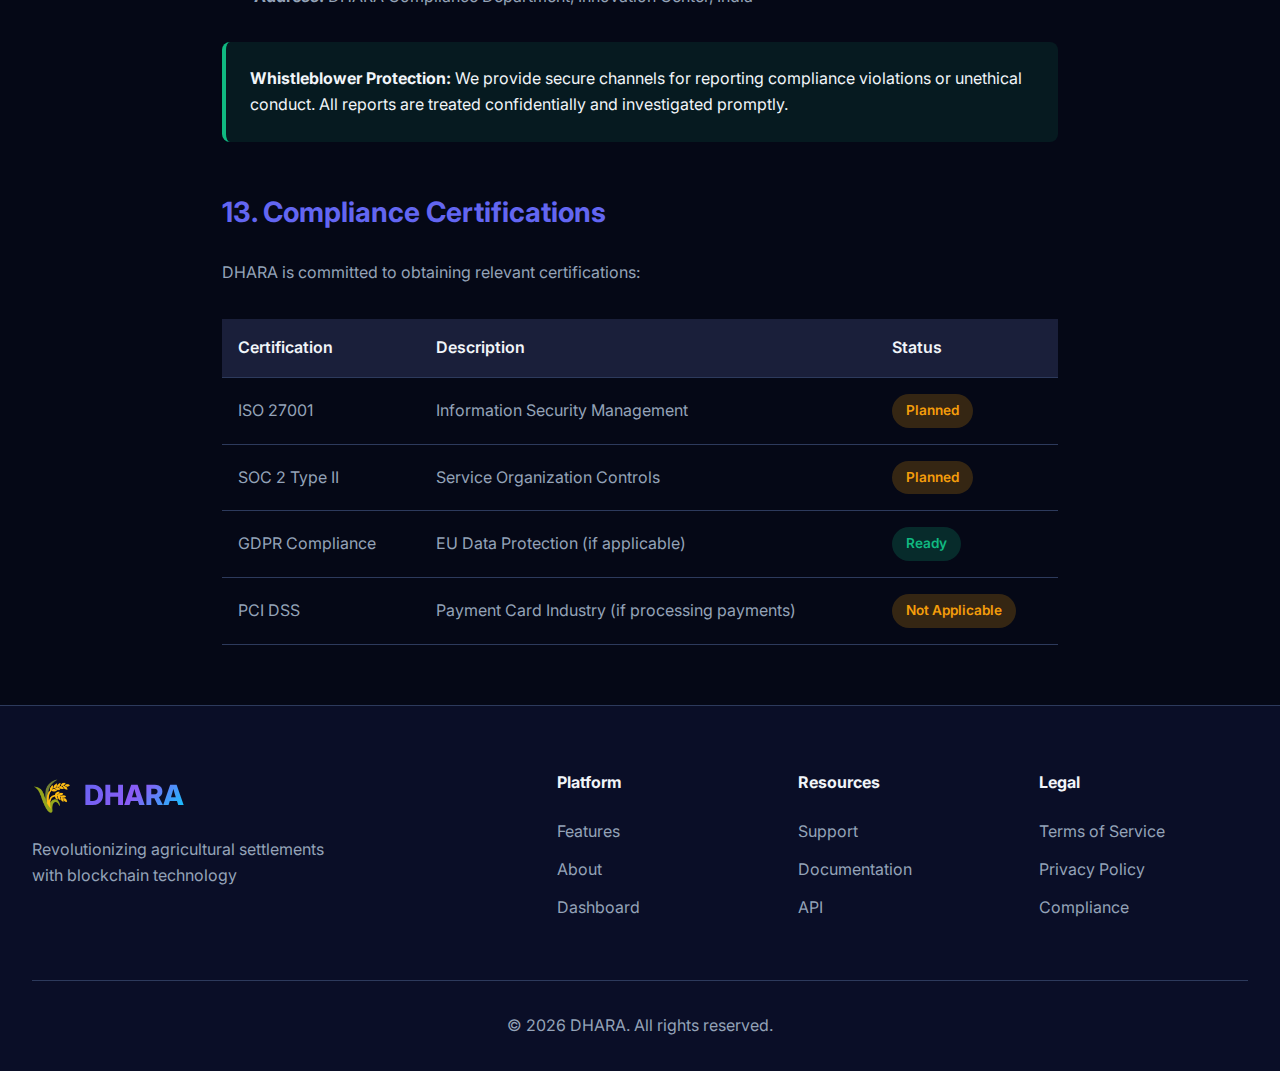
<file: frontend/compliance.html>
<!DOCTYPE html>
<html lang="en">
<head>
    <meta charset="UTF-8">
    <meta name="viewport" content="width=device-width, initial-scale=1.0">
    <title>Compliance - DHARA</title>
    <link rel="stylesheet" href="style.css">
    <link rel="stylesheet" href="modal.css">
    <link href="https://fonts.googleapis.com/css2?family=Inter:wght@300;400;500;600;700;800&display=swap" rel="stylesheet">
    <style>
        .legal-page { max-width: 900px; margin: 120px auto 60px; padding: 0 2rem; }
        .legal-header { margin-bottom: 3rem; }
        .legal-title { font-size: 3rem; margin-bottom: 1rem; }
        .legal-updated { color: var(--text-secondary); font-size: 1rem; }
        .legal-section { margin-bottom: 3rem; }
        .legal-section h2 { font-size: 1.75rem; margin-bottom: 1.5rem; color: var(--primary); }
        .legal-section h3 { font-size: 1.35rem; margin: 2rem 0 1rem; }
        .legal-section p { color: var(--text-secondary); line-height: 1.8; margin-bottom: 1rem; }
        .legal-section ul { color: var(--text-secondary); line-height: 1.8; margin-left: 2rem; margin-bottom: 1rem; }
        .legal-section li { margin-bottom: 0.5rem; }
        .back-link { display: inline-flex; align-items: center; gap: 0.5rem; color: var(--primary); text-decoration: none; margin-bottom: 2rem; font-weight: 600; transition: all 0.3s; }
        .back-link:hover { gap: 0.75rem; }
        .compliance-box { background: rgba(16, 185, 129, 0.1); border-left: 4px solid #10b981; padding: 1.5rem; border-radius: 8px; margin: 2rem 0; }
        .warning-box { background: rgba(245, 158, 11, 0.1); border-left: 4px solid #f59e0b; padding: 1.5rem; border-radius: 8px; margin: 2rem 0; }
        .info-box { background: rgba(99, 102, 241, 0.1); border-left: 4px solid var(--primary); padding: 1.5rem; border-radius: 8px; margin: 2rem 0; }
        .compliance-table { width: 100%; border-collapse: collapse; margin: 2rem 0; }
        .compliance-table th, .compliance-table td { padding: 1rem; text-align: left; border-bottom: 1px solid var(--border); }
        .compliance-table th { background: var(--bg-card); color: var(--text-primary); font-weight: 600; }
        .compliance-table td { color: var(--text-secondary); }
        .status-badge { display: inline-block; padding: 0.375rem 0.875rem; border-radius: 20px; font-size: 0.85rem; font-weight: 600; }
        .status-compliant { background: rgba(16, 185, 129, 0.2); color: #10b981; }
        .status-simulated { background: rgba(245, 158, 11, 0.2); color: #f59e0b; }
    </style>
</head>
<body>
    <nav class="navbar">
        <div class="nav-container">
            <div class="logo">
                <a href="index.html" style="display: flex; align-items: center; gap: 12px; text-decoration: none;">
                    <span class="logo-icon">🌾</span>
                    <span class="logo-text">DHARA</span>
                </a>
            </div>
            <div class="nav-center">
                <a href="index.html#features" class="nav-link">Features</a>
                <a href="index.html#about" class="nav-link">About</a>
                <a href="index.html#support" class="nav-link">Support</a>
            </div>
            <div class="nav-actions">
                <a href="index.html"><button class="btn-connect">Back to Home</button></a>
            </div>
        </div>
    </nav>

    <div class="legal-page">
        <a href="index.html" class="back-link">← Back to Home</a>
        
        <div class="legal-header">
            <h1 class="legal-title">Regulatory Compliance</h1>
            <p class="legal-updated">Last Updated: February 7, 2026</p>
        </div>

        <div class="legal-section">
            <h2>1. Compliance Overview</h2>
            <p>DHARA is designed with regulatory compliance as a foundational principle. This document outlines our compliance framework, regulatory awareness, and adherence to applicable laws and regulations governing agricultural markets, digital assets, and financial services in India.</p>
            
            <div class="compliance-box">
                <strong>✓ Compliance-First Design:</strong> DHARA operates as a demonstration platform with built-in regulatory safeguards to ensure responsible innovation in agricultural technology.
            </div>
        </div>

        <div class="legal-section">
            <h2>2. Regulatory Status</h2>
            
            <h3>2.1 Current Status</h3>
            <p>DHARA is currently operating as:</p>
            <ul>
                <li><strong>Demonstration Platform:</strong> For educational, hackathon, and proof-of-concept purposes</li>
                <li><strong>Technology Showcase:</strong> Illustrating potential applications of blockchain in agriculture</li>
                <li><strong>Non-Commercial:</strong> No real financial transactions or commercial operations</li>
            </ul>

            <div class="warning-box">
                <strong>Important Notice:</strong> DHARA does NOT currently hold licenses for commercial financial services, commodity trading, or payment processing. All transactions are SIMULATED ONLY.
            </div>

            <h3>2.2 Required Licenses for Production Deployment</h3>
            <p>Full commercial deployment would require the following approvals:</p>
            
            <table class="compliance-table">
                <thead>
                    <tr>
                        <th>License Type</th>
                        <th>Issuing Authority</th>
                        <th>Status</th>
                    </tr>
                </thead>
                <tbody>
                    <tr>
                        <td>Payment System Authorization</td>
                        <td>Reserve Bank of India (RBI)</td>
                        <td><span class="status-badge status-simulated">Not Applicable</span></td>
                    </tr>
                    <tr>
                        <td>Commodity Exchange License</td>
                        <td>Securities and Exchange Board of India (SEBI)</td>
                        <td><span class="status-badge status-simulated">Not Required</span></td>
                    </tr>
                    <tr>
                        <td>Agricultural Market License</td>
                        <td>State APMC Boards</td>
                        <td><span class="status-badge status-simulated">Demo Only</span></td>
                    </tr>
                    <tr>
                        <td>Data Protection Registration</td>
                        <td>Ministry of Electronics & IT</td>
                        <td><span class="status-badge status-compliant">Compliant</span></td>
                    </tr>
                </tbody>
            </table>
        </div>

        <div class="legal-section">
            <h2>3. Key Compliance Features</h2>

            <h3>3.1 Financial Transaction Compliance</h3>
            <div class="compliance-box">
                <ul>
                    <li>✓ <strong>No Real Money:</strong> All transactions are simulated; no actual funds are processed</li>
                    <li>✓ <strong>No Payment Processing:</strong> Platform does not handle real payment instruments</li>
                    <li>✓ <strong>No Banking Operations:</strong> No deposits, withdrawals, or transfers of real currency</li>
                    <li>✓ <strong>Clear Disclaimers:</strong> Users are informed that all values are demonstration-only</li>
                </ul>
            </div>

            <h3>3.2 Know Your Customer (KYC) Awareness</h3>
            <p>DHARA implements KYC-aware design principles:</p>
            <ul>
                <li>User identification through unique IDs (Farmer/Buyer)</li>
                <li>Transaction attribution to specific actors</li>
                <li>Audit trail maintaining actor accountability</li>
                <li>Framework ready for full KYC integration if deployed commercially</li>
            </ul>

            <h3>3.3 Anti-Money Laundering (AML) Considerations</h3>
            <p>While DHARA processes no real money, it demonstrates AML-compliant design:</p>
            <ul>
                <li>Full transaction traceability via audit trail</li>
                <li>Immutable record-keeping preventing alteration</li>
                <li>Clear attribution of all transactions to user accounts</li>
                <li>Capability for suspicious activity monitoring (if deployed)</li>
            </ul>

            <h3>3.4 Token Classification</h3>
            <div class="info-box">
                <strong>DHARA Tokens Are:</strong>
                <ul>
                    <li>✓ Settlement instruments representing crop ownership claims</li>
                    <li>✓ Non-speculative (not designed for trading profit)</li>
                    <li>✓ Utility tokens for agricultural transaction efficiency</li>
                    <li>✓ One-to-one mapped to physical crop assets</li>
                </ul>
                <strong>DHARA Tokens Are NOT:</strong>
                <ul>
                    <li>✗ Securities or investment instruments</li>
                    <li>✗ Cryptocurrencies or virtual currencies</li>
                    <li>✗ Freely tradable financial assets</li>
                    <li>✗ Vehicles for speculation or profit-seeking</li>
                </ul>
            </div>
        </div>

        <div class="legal-section">
            <h2>4. Data Protection Compliance</h2>

            <h3>4.1 Information Technology Act, 2000</h3>
            <p>DHARA complies with India's IT Act:</p>
            <ul>
                <li>Secure data storage and transmission</li>
                <li>User consent for data collection and processing</li>
                <li>Data protection measures against unauthorized access</li>
                <li>Incident response procedures</li>
            </ul>

            <h3>4.2 Digital Personal Data Protection Act, 2023</h3>
            <p>Alignment with India's data protection framework:</p>
            <ul>
                <li>Minimal data collection principle</li>
                <li>Purpose limitation (data used only for platform operations)</li>
                <li>User rights to access, correct, and delete data</li>
                <li>Data retention policies and secure disposal</li>
                <li>Cross-border data transfer safeguards</li>
            </ul>

            <h3>4.3 Privacy by Design</h3>
            <ul>
                <li>Default privacy settings</li>
                <li>Data anonymization in audit trail where applicable</li>
                <li>Encryption of sensitive information</li>
                <li>Regular privacy impact assessments</li>
            </ul>
        </div>

        <div class="legal-section">
            <h2>5. Agricultural Market Compliance</h2>

            <h3>5.1 Agricultural Produce Market Committee (APMC) Awareness</h3>
            <p>DHARA is designed cognizant of APMC regulations:</p>
            <ul>
                <li>Platform operates as technology demonstration, not market operator</li>
                <li>No actual crop transactions bypassing regulated mandis</li>
                <li>Framework compatible with existing APMC structures</li>
                <li>Potential integration with e-NAM (National Agriculture Market)</li>
            </ul>

            <h3>5.2 Essential Commodities Act Compliance</h3>
            <ul>
                <li>No actual commodity storage or hoarding</li>
                <li>Demonstration of transparent price discovery</li>
                <li>Framework prevents artificial scarcity or price manipulation</li>
            </ul>

            <h3>5.3 Contract Farming Regulations</h3>
            <p>Alignment with Farmers (Empowerment and Protection) Agreement on Price Assurance and Farm Services Act, 2020:</p>
            <ul>
                <li>Transparent pricing mechanisms</li>
                <li>Written agreements via digital tokens</li>
                <li>Dispute resolution framework capability</li>
                <li>Protection of farmer interests</li>
            </ul>
        </div>

        <div class="legal-section">
            <h2>6. Blockchain and Distributed Ledger Compliance</h2>

            <h3>6.1 RBI Guidelines on Virtual Currencies</h3>
            <div class="compliance-box">
                <p><strong>DHARA tokens are NOT virtual currencies because:</strong></p>
                <ul>
                    <li>They are not designed as medium of exchange</li>
                    <li>They have no speculative value</li>
                    <li>They represent claims on real agricultural assets</li>
                    <li>They are settlement instruments, not currencies</li>
                </ul>
            </div>

            <h3>6.2 SEBI Consultation on Distributed Ledger Technology</h3>
            <p>DHARA's blockchain-inspired design aligns with SEBI's DLT principles:</p>
            <ul>
                <li>Immutable record-keeping</li>
                <li>Enhanced transparency and auditability</li>
                <li>Reduced settlement time</li>
                <li>Participant authentication and authorization</li>
            </ul>
        </div>

        <div class="legal-section">
            <h2>7. Audit Trail and Record-Keeping</h2>

            <h3>7.1 Comprehensive Transaction Logging</h3>
            <p>All platform activities are recorded in an immutable audit trail:</p>
            <ul>
                <li>Crop registration events</li>
                <li>Token creation and lifecycle changes</li>
                <li>Marketplace listings and delistings</li>
                <li>Settlement executions</li>
                <li>User actions and system events</li>
            </ul>

            <h3>7.2 Tamper-Evident Technology</h3>
            <ul>
                <li>SHA-256 cryptographic hashing</li>
                <li>Hash chaining linking sequential records</li>
                <li>Integrity verification capabilities</li>
                <li>Detection of any unauthorized modifications</li>
            </ul>

            <h3>7.3 Regulatory Access</h3>
            <div class="info-box">
                <strong>Regulator-Friendly Design:</strong>
                <ul>
                    <li>Read-only access provision for regulatory authorities</li>
                    <li>Exportable audit reports in standard formats</li>
                    <li>Real-time monitoring capabilities</li>
                    <li>Complete transaction reconstruction ability</li>
                </ul>
            </div>
        </div>

        <div class="legal-section">
            <h2>8. Consumer Protection</h2>

            <h3>8.1 Transparent Pricing</h3>
            <ul>
                <li>Price oracle providing fair market reference</li>
                <li>Clear display of all transaction costs (simulated)</li>
                <li>No hidden fees or charges</li>
                <li>Price calculation transparency</li>
            </ul>

            <h3>8.2 User Education</h3>
            <ul>
                <li>Clear disclaimers about demonstration nature</li>
                <li>Prominent notices that transactions are simulated</li>
                <li>Educational content about platform functionality</li>
                <li>Support resources readily available</li>
            </ul>

            <h3>8.3 Grievance Redressal</h3>
            <p>Framework for addressing user concerns:</p>
            <ul>
                <li>Dedicated support contact: +91 9917361620</li>
                <li>Email support: support@dhara.platform</li>
                <li>Response time commitment: 24-48 hours</li>
                <li>Escalation procedures for unresolved issues</li>
            </ul>
        </div>

        <div class="legal-section">
            <h2>9. Future Regulatory Roadmap</h2>

            <h3>9.1 Phased Compliance Strategy</h3>
            <p>For potential commercial deployment:</p>
            
            <p><strong>Phase 1: Sandbox Testing (6-12 months)</strong></p>
            <ul>
                <li>Application to regulatory sandbox programs</li>
                <li>Limited pilot with select farmer groups</li>
                <li>Comprehensive data collection and analysis</li>
                <li>Refinement based on regulatory feedback</li>
            </ul>

            <p><strong>Phase 2: License Acquisition (12-18 months)</strong></p>
            <ul>
                <li>Payment system authorization from RBI</li>
                <li>State-level APMC approvals</li>
                <li>Data protection compliance certification</li>
                <li>Full KYC/AML implementation</li>
            </ul>

            <p><strong>Phase 3: Commercial Launch (18-24 months)</strong></p>
            <ul>
                <li>Full-scale deployment with real transactions</li>
                <li>Integration with banking and payment systems</li>
                <li>Expansion to multiple states and mandis</li>
                <li>Ongoing compliance monitoring and reporting</li>
            </ul>
        </div>

        <div class="legal-section">
            <h2>10. Ongoing Compliance Monitoring</h2>

            <h3>10.1 Internal Controls</h3>
            <ul>
                <li>Regular compliance reviews and audits</li>
                <li>Dedicated compliance officer role</li>
                <li>Staff training on regulatory requirements</li>
                <li>Policy updates reflecting regulatory changes</li>
            </ul>

            <h3>10.2 External Audits</h3>
            <ul>
                <li>Annual third-party compliance audits</li>
                <li>Security assessments and penetration testing</li>
                <li>Data protection impact assessments</li>
                <li>Technology and process certifications</li>
            </ul>

            <h3>10.3 Regulatory Reporting</h3>
            <p>Commitment to transparent regulatory relationship:</p>
            <ul>
                <li>Proactive engagement with regulatory bodies</li>
                <li>Regular activity reporting (when applicable)</li>
                <li>Incident reporting and disclosure</li>
                <li>Participation in industry consultations</li>
            </ul>
        </div>

        <div class="legal-section">
            <h2>11. Ethical Standards</h2>

            <h3>11.1 Fair Dealing</h3>
            <ul>
                <li>Equal access for all participants</li>
                <li>No preferential treatment or insider advantages</li>
                <li>Transparent governance and decision-making</li>
                <li>Protection of vulnerable users (small farmers)</li>
            </ul>

            <h3>11.2 Responsible Innovation</h3>
            <ul>
                <li>Technology deployed with social benefit in mind</li>
                <li>Consideration of impact on traditional market participants</li>
                <li>Commitment to financial inclusion</li>
                <li>Environmental and sustainability awareness</li>
            </ul>
        </div>

        <div class="legal-section">
            <h2>12. Contact Compliance Team</h2>
            
            <p>For regulatory inquiries, compliance questions, or to report concerns:</p>
            
            <ul>
                <li><strong>Compliance Officer:</strong> compliance@dhara.platform</li>
                <li><strong>Phone:</strong> +91 9917361620</li>
                <li><strong>Regulatory Liaison:</strong> regulatory@dhara.platform</li>
                <li><strong>Address:</strong> DHARA Compliance Department, Innovation Center, India</li>
            </ul>

            <div class="compliance-box">
                <strong>Whistleblower Protection:</strong> We provide secure channels for reporting compliance violations or unethical conduct. All reports are treated confidentially and investigated promptly.
            </div>
        </div>

        <div class="legal-section">
            <h2>13. Compliance Certifications</h2>
            
            <p>DHARA is committed to obtaining relevant certifications:</p>
            
            <table class="compliance-table">
                <thead>
                    <tr>
                        <th>Certification</th>
                        <th>Description</th>
                        <th>Status</th>
                    </tr>
                </thead>
                <tbody>
                    <tr>
                        <td>ISO 27001</td>
                        <td>Information Security Management</td>
                        <td><span class="status-badge status-simulated">Planned</span></td>
                    </tr>
                    <tr>
                        <td>SOC 2 Type II</td>
                        <td>Service Organization Controls</td>
                        <td><span class="status-badge status-simulated">Planned</span></td>
                    </tr>
                    <tr>
                        <td>GDPR Compliance</td>
                        <td>EU Data Protection (if applicable)</td>
                        <td><span class="status-badge status-compliant">Ready</span></td>
                    </tr>
                    <tr>
                        <td>PCI DSS</td>
                        <td>Payment Card Industry (if processing payments)</td>
                        <td><span class="status-badge status-simulated">Not Applicable</span></td>
                    </tr>
                </tbody>
            </table>
        </div>
    </div>

    <footer class="footer">
        <div class="footer-container">
            <div class="footer-brand">
                <div class="logo">
                    <span class="logo-icon">🌾</span>
                    <span class="logo-text">DHARA</span>
                </div>
                <p>Revolutionizing agricultural settlements with blockchain technology</p>
            </div>
            <div class="footer-links">
                <div class="footer-column">
                    <h4>Platform</h4>
                    <a href="index.html#features">Features</a>
                    <a href="index.html#about">About</a>
                    <a href="index.html">Dashboard</a>
                </div>
                <div class="footer-column">
                    <h4>Resources</h4>
                    <a href="index.html#support">Support</a>
                    <a href="#">Documentation</a>
                    <a href="#">API</a>
                </div>
                <div class="footer-column">
                    <h4>Legal</h4>
                    <a href="terms.html">Terms of Service</a>
                    <a href="privacy.html">Privacy Policy</a>
                    <a href="compliance.html">Compliance</a>
                </div>
            </div>
        </div>
        <div class="footer-bottom">
            <p>&copy; 2026 DHARA. All rights reserved.</p>
        </div>
    </footer>
</body>
</html>
</file>
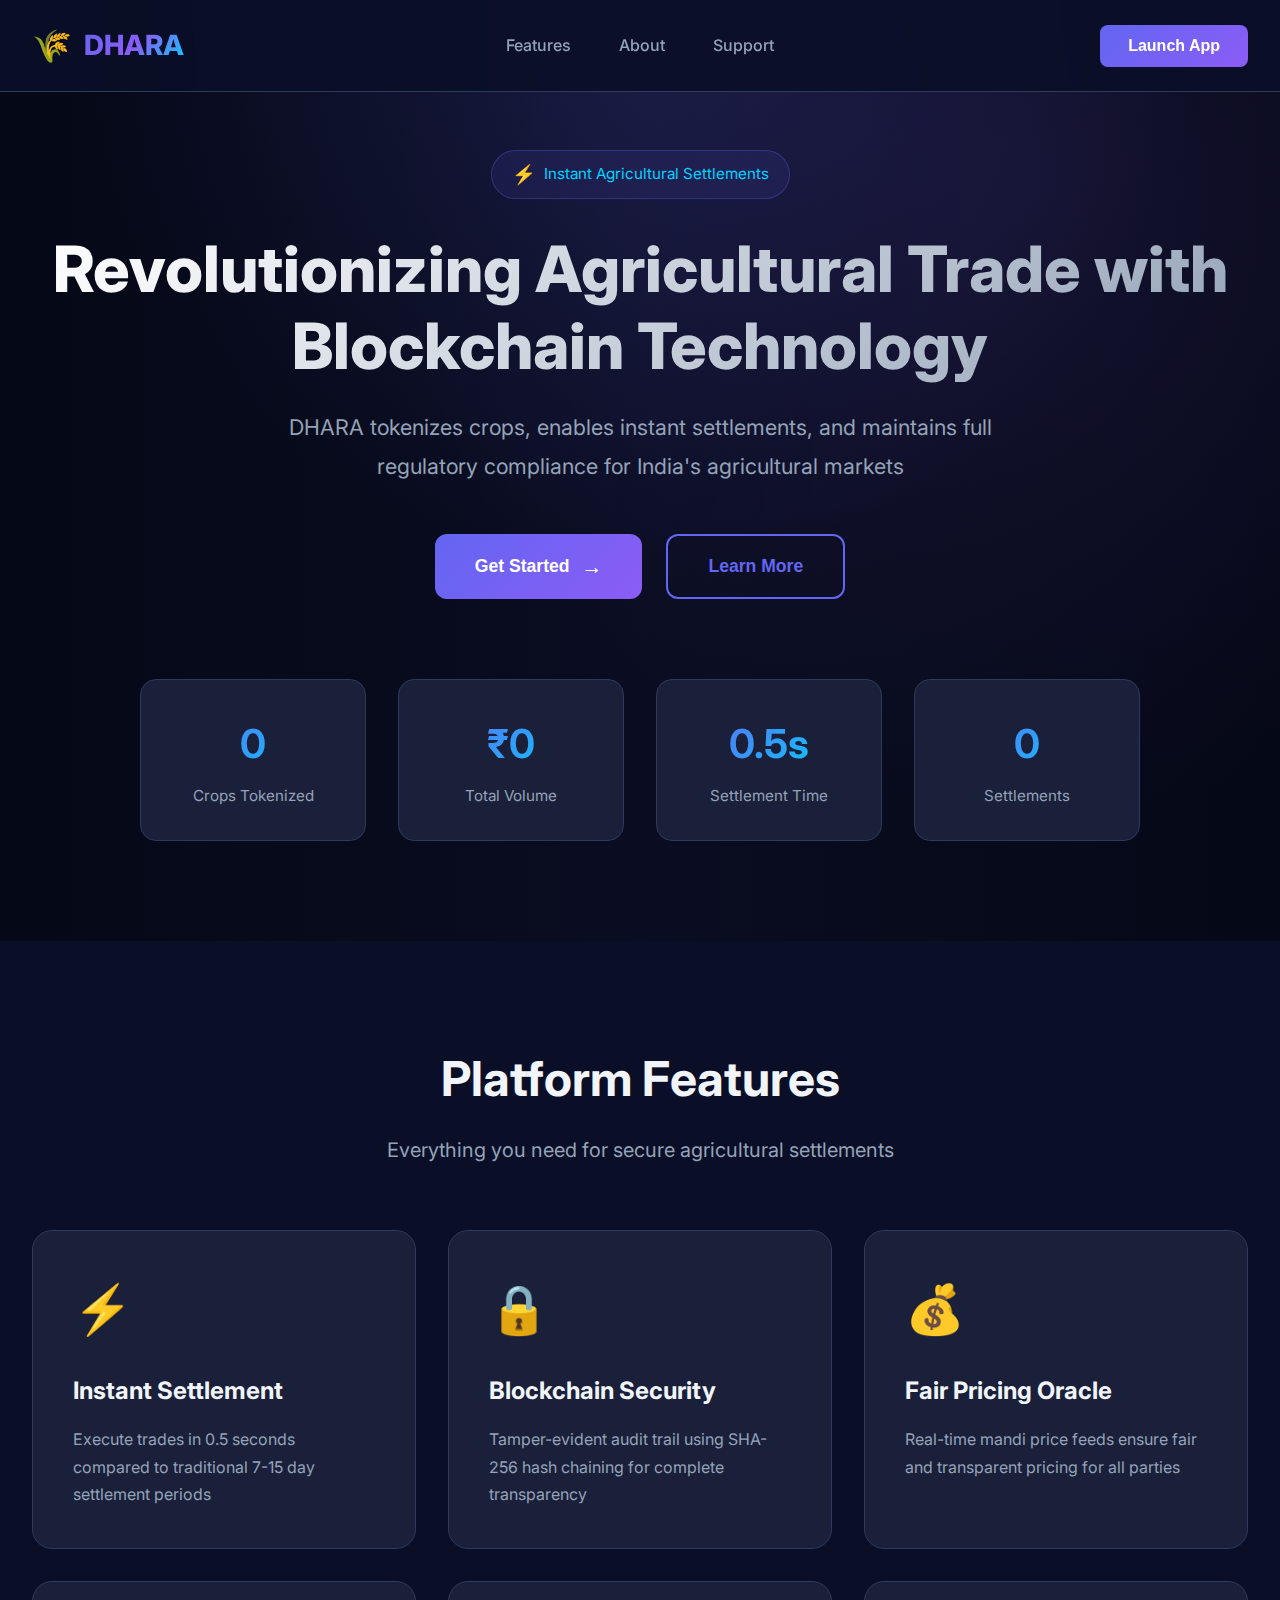
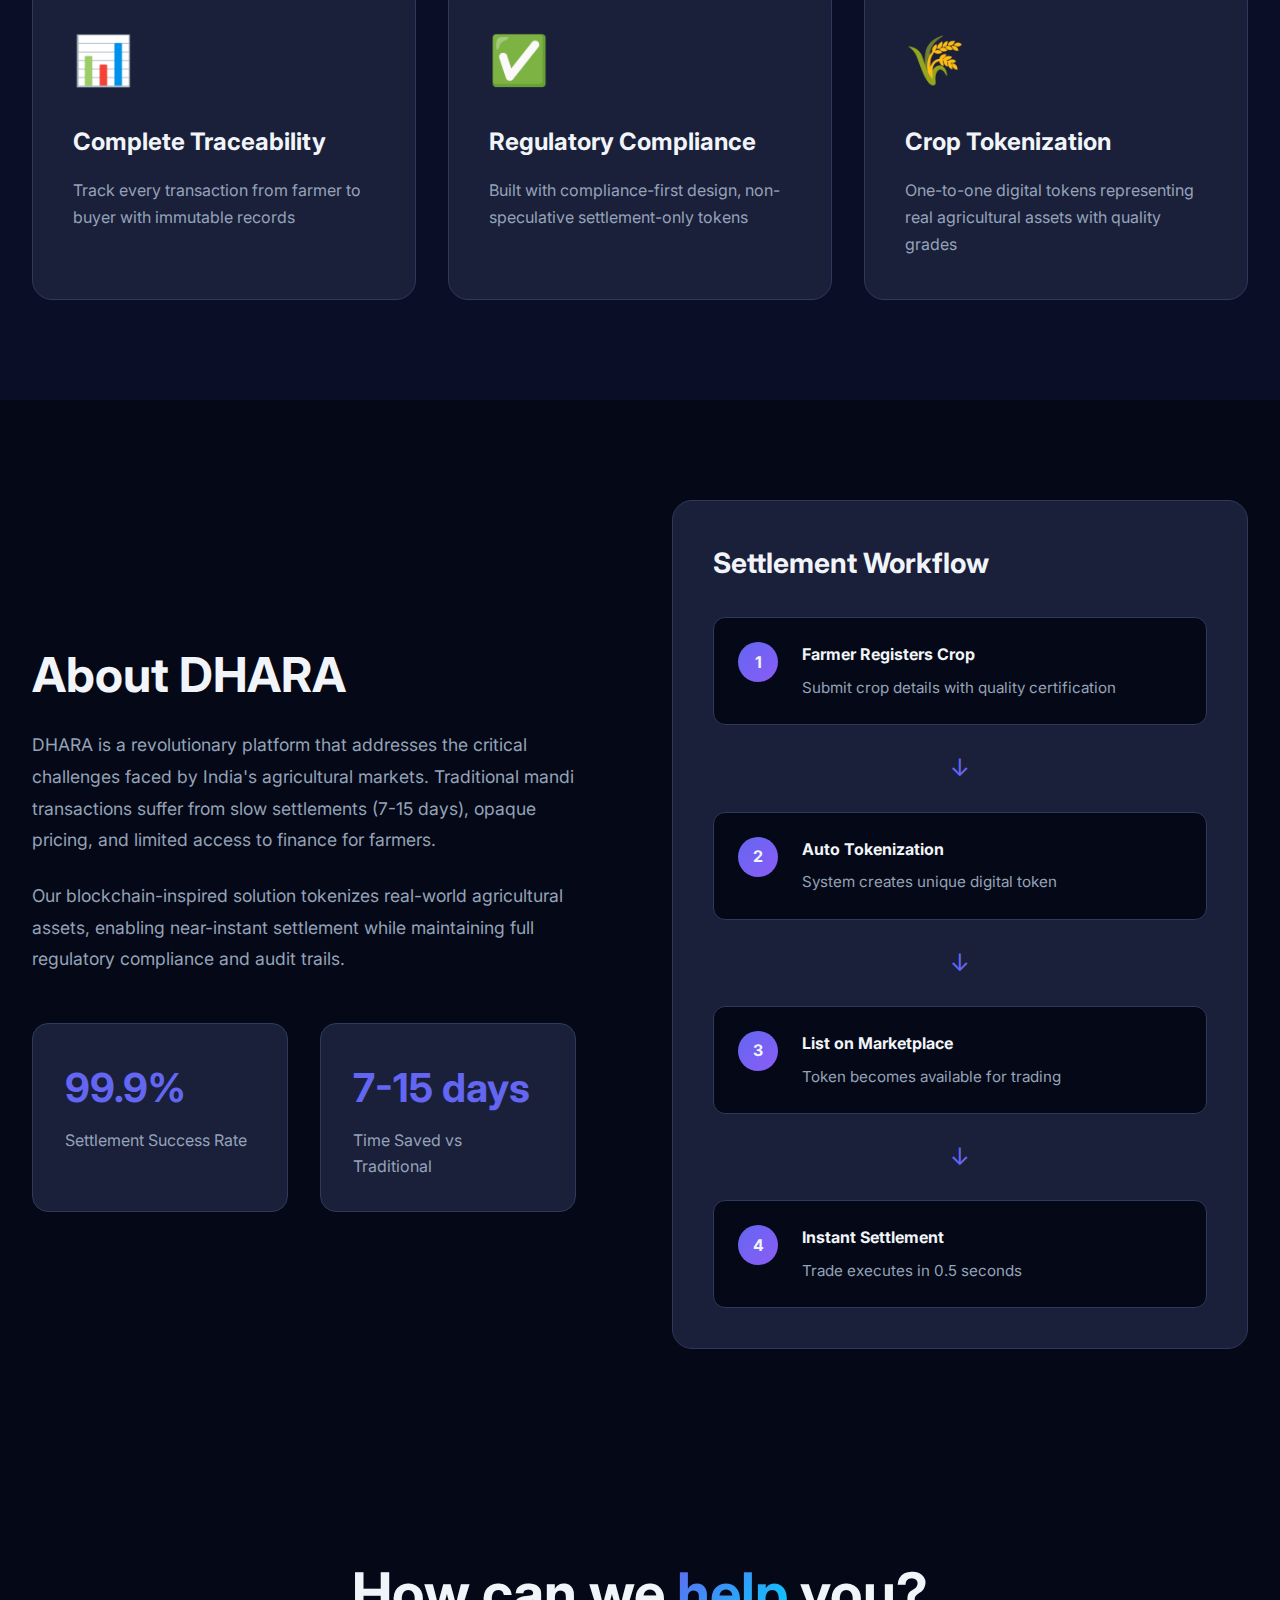
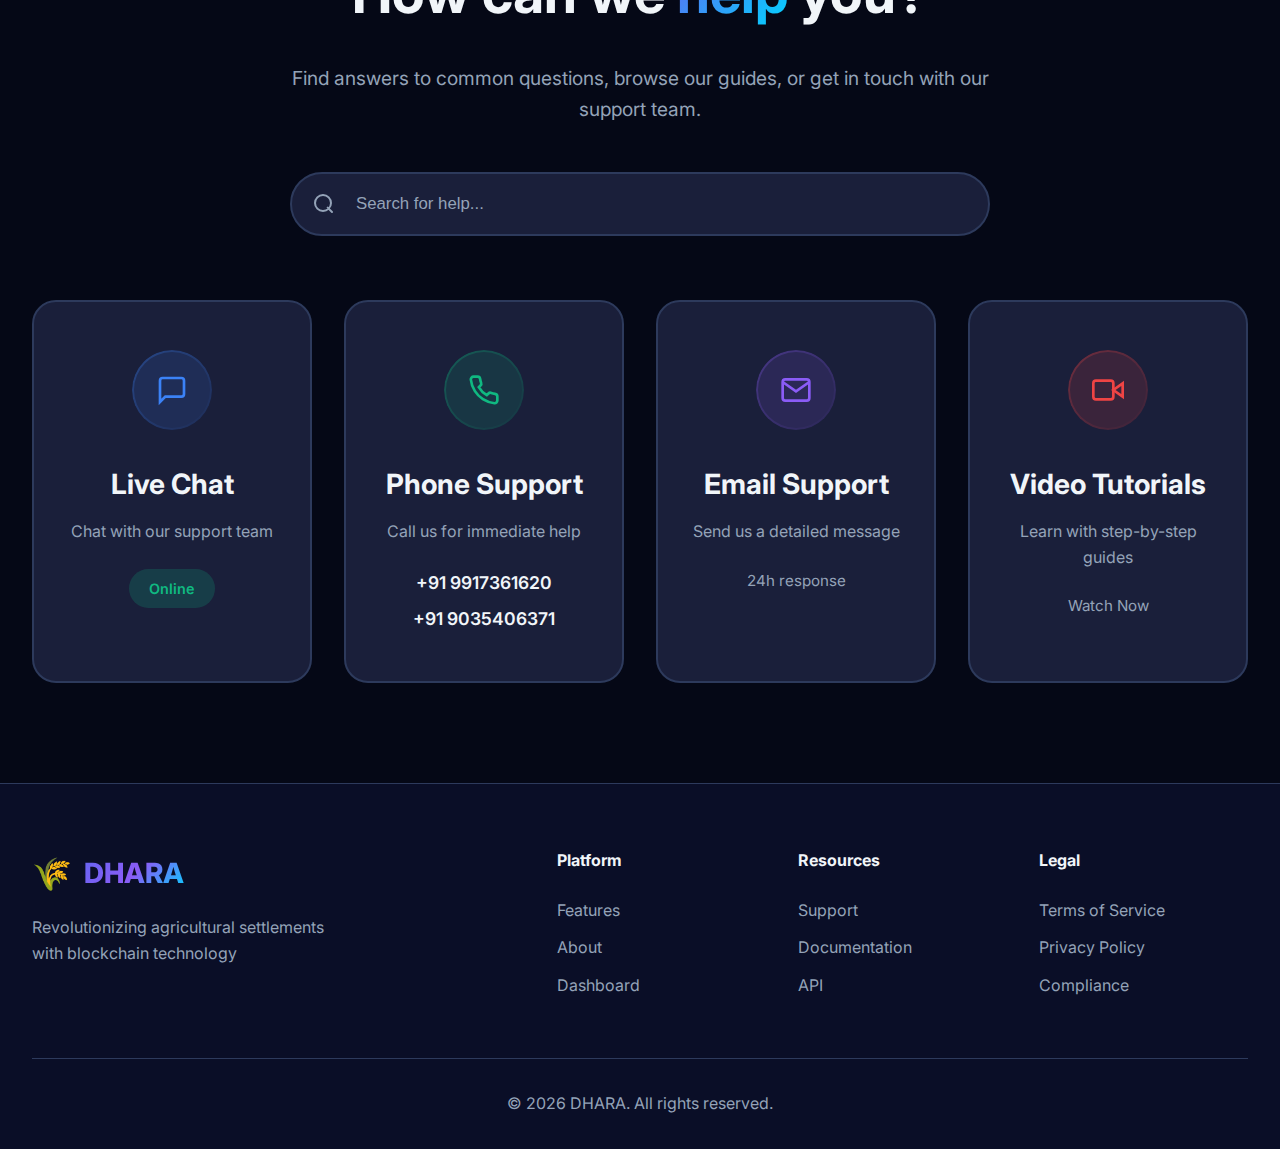
<file: frontend/farmer-dashboard.html>
<!DOCTYPE html>
<html lang="en">
<head>
    <meta charset="UTF-8">
    <meta name="viewport" content="width=device-width, initial-scale=1.0">
    <title>Farmer Dashboard - DHARA</title>
    <link rel="stylesheet" href="style.css">
    <link rel="stylesheet" href="modal.css">
    <link href="https://fonts.googleapis.com/css2?family=Inter:wght@300;400;500;600;700;800&display=swap" rel="stylesheet">
</head>
<body>
    <!-- Navigation -->
    <nav class="navbar">
        <div class="nav-container">
            <div class="logo">
                <a href="index.html" style="display: flex; align-items: center; gap: 12px; text-decoration: none;">
                    <span class="logo-icon">🌾</span>
                    <span class="logo-text">DHARA</span>
                </a>
            </div>
            
            <div class="nav-center">
                <span class="nav-link">Farmer Dashboard</span>
            </div>
            
            <div class="nav-actions">
                <div class="user-role-badge farmer">🌾 Farmer</div>
                <button class="btn-logout" onclick="logout()">Logout</button>
            </div>
        </div>
    </nav>

    <!-- Dashboard Section -->
    <section class="dashboard-section" style="display: block; padding-top: 100px;">
        <div class="container">
            <div class="dashboard-header-bar">
                <div class="dashboard-title-section">
                    <h2>Farmer Dashboard</h2>
                    <p>Register crops, create tokens, and manage your agricultural assets</p>
                </div>
                
                <div class="dashboard-stats-mini">
                    <div class="stat-mini">
                        <div class="stat-mini-value" id="myTotalCrops">0</div>
                        <div class="stat-mini-label">My Crops</div>
                    </div>
                    <div class="stat-mini">
                        <div class="stat-mini-value" id="myTotalTokens">0</div>
                        <div class="stat-mini-label">My Tokens</div>
                    </div>
                    <div class="stat-mini">
                        <div class="stat-mini-value" id="myListedTokens">0</div>
                        <div class="stat-mini-label">Listed</div>
                    </div>
                </div>
            </div>

            <!-- Tab Navigation -->
            <div class="tab-navigation">
                <button class="tab-btn active" data-tab="register">
                    <span class="tab-icon">📝</span>
                    <span>Register Crop</span>
                </button>
                <button class="tab-btn" data-tab="myTokens">
                    <span class="tab-icon">🌾</span>
                    <span>My Tokens</span>
                </button>
                <button class="tab-btn" data-tab="audit">
                    <span class="tab-icon">🔐</span>
                    <span>Audit Trail</span>
                </button>
            </div>

            <!-- Register Crop Tab -->
            <div class="tab-content active" id="registerTab">
                <div class="content-grid">
                    <div class="main-panel">
                        <div class="card">
                            <div class="card-header">
                                <h3>Register New Crop</h3>
                                <p>Tokenize your agricultural assets</p>
                            </div>
                            <form id="cropForm" class="form">
                                <div class="form-row">
                                    <div class="form-group">
                                        <label>Crop Type</label>
                                        <select id="cropType" required>
                                            <option value="">Select crop type</option>
                                            <option value="wheat">🌾 Wheat</option>
                                            <option value="rice">🍚 Rice</option>
                                            <option value="cotton">☁️ Cotton</option>
                                        </select>
                                    </div>
                                    <div class="form-group">
                                        <label>Quality Grade</label>
                                        <select id="qualityGrade" required>
                                            <option value="">Select grade</option>
                                            <option value="A">Grade A - Premium</option>
                                            <option value="B">Grade B - Standard</option>
                                            <option value="C">Grade C - Basic</option>
                                        </select>
                                    </div>
                                </div>

                                <div class="form-row">
                                    <div class="form-group">
                                        <label>Quantity (kg)</label>
                                        <input type="number" id="quantity" required min="1" step="0.01" placeholder="Enter quantity">
                                    </div>
                                    <div class="form-group">
                                        <label>Mandi Location</label>
                                        <select id="mandiId" required>
                                            <option value="">Select mandi</option>
                                            <option value="PUNE-MKT-01">📍 Pune Market 01</option>
                                            <option value="MUMBAI-MKT-02">📍 Mumbai Market 02</option>
                                            <option value="NASHIK-MKT-03">📍 Nashik Market 03</option>
                                        </select>
                                    </div>
                                </div>

                                <div class="form-group">
                                    <label>Farmer ID</label>
                                    <input type="text" id="farmerId" required placeholder="Auto-filled" readonly>
                                </div>

                                <button type="submit" class="btn-primary btn-large">
                                    <span>Register & Tokenize Crop</span>
                                    <span class="btn-arrow">→</span>
                                </button>
                            </form>

                            <div id="registerResult" class="result-message"></div>
                        </div>
                    </div>

                    <div class="side-panel">
                        <div class="info-card">
                            <h3>Quick Guide</h3>
                            <div class="guide-steps">
                                <div class="guide-step">
                                    <span class="guide-number">1</span>
                                    <p>Fill in crop details and quality grade</p>
                                </div>
                                <div class="guide-step">
                                    <span class="guide-number">2</span>
                                    <p>System auto-generates unique token</p>
                                </div>
                                <div class="guide-step">
                                    <span class="guide-number">3</span>
                                    <p>List token on marketplace for trading</p>
                                </div>
                            </div>
                        </div>

                        <div class="info-card" style="margin-top: 1.5rem;">
                            <h3>Benefits</h3>
                            <ul class="benefit-list">
                                <li>⚡ Instant tokenization</li>
                                <li>🔒 Secure ownership</li>
                                <li>💰 Fair pricing via oracle</li>
                                <li>📊 Full traceability</li>
                            </ul>
                        </div>
                    </div>
                </div>
            </div>

            <!-- My Tokens Tab -->
            <div class="tab-content" id="myTokensTab">
                <div class="card">
                    <div class="card-header">
                        <h3>My Crop Tokens</h3>
                        <p>View and manage your registered crops</p>
                    </div>
                    <div id="myTokensList" class="marketplace-grid"></div>
                </div>
            </div>

            <!-- Audit Trail Tab -->
            <div class="tab-content" id="auditTab">
                <div class="card">
                    <div class="card-header">
                        <h3>Blockchain Audit Trail</h3>
                        <button class="btn-outline" onclick="verifyAuditIntegrity()">
                            Verify Integrity
                        </button>
                    </div>
                    <div id="verificationResult" class="verification-result"></div>
                    <div id="auditTrail" class="audit-container"></div>
                </div>
            </div>
        </div>
    </section>

    <footer class="footer">
        <div class="footer-container">
            <div class="footer-brand">
                <div class="logo">
                    <span class="logo-icon">🌾</span>
                    <span class="logo-text">DHARA</span>
                </div>
                <p>Revolutionizing agricultural settlements with blockchain technology</p>
            </div>
            <div class="footer-links">
                <div class="footer-column">
                    <h4>Platform</h4>
                    <a href="index.html#features">Features</a>
                    <a href="index.html#about">About</a>
                    <a href="index.html">Home</a>
                </div>
                <div class="footer-column">
                    <h4>Resources</h4>
                    <a href="index.html#support">Support</a>
                    <a href="#">Documentation</a>
                    <a href="#">API</a>
                </div>
                <div class="footer-column">
                    <h4>Legal</h4>
                    <a href="terms.html">Terms of Service</a>
                    <a href="privacy.html">Privacy Policy</a>
                    <a href="compliance.html">Compliance</a>
                </div>
            </div>
        </div>
        <div class="footer-bottom">
            <p>&copy; 2026 DHARA. All rights reserved.</p>
        </div>
    </footer>

    <script src="farmer-script.js"></script>
</body>
</html>
</file>
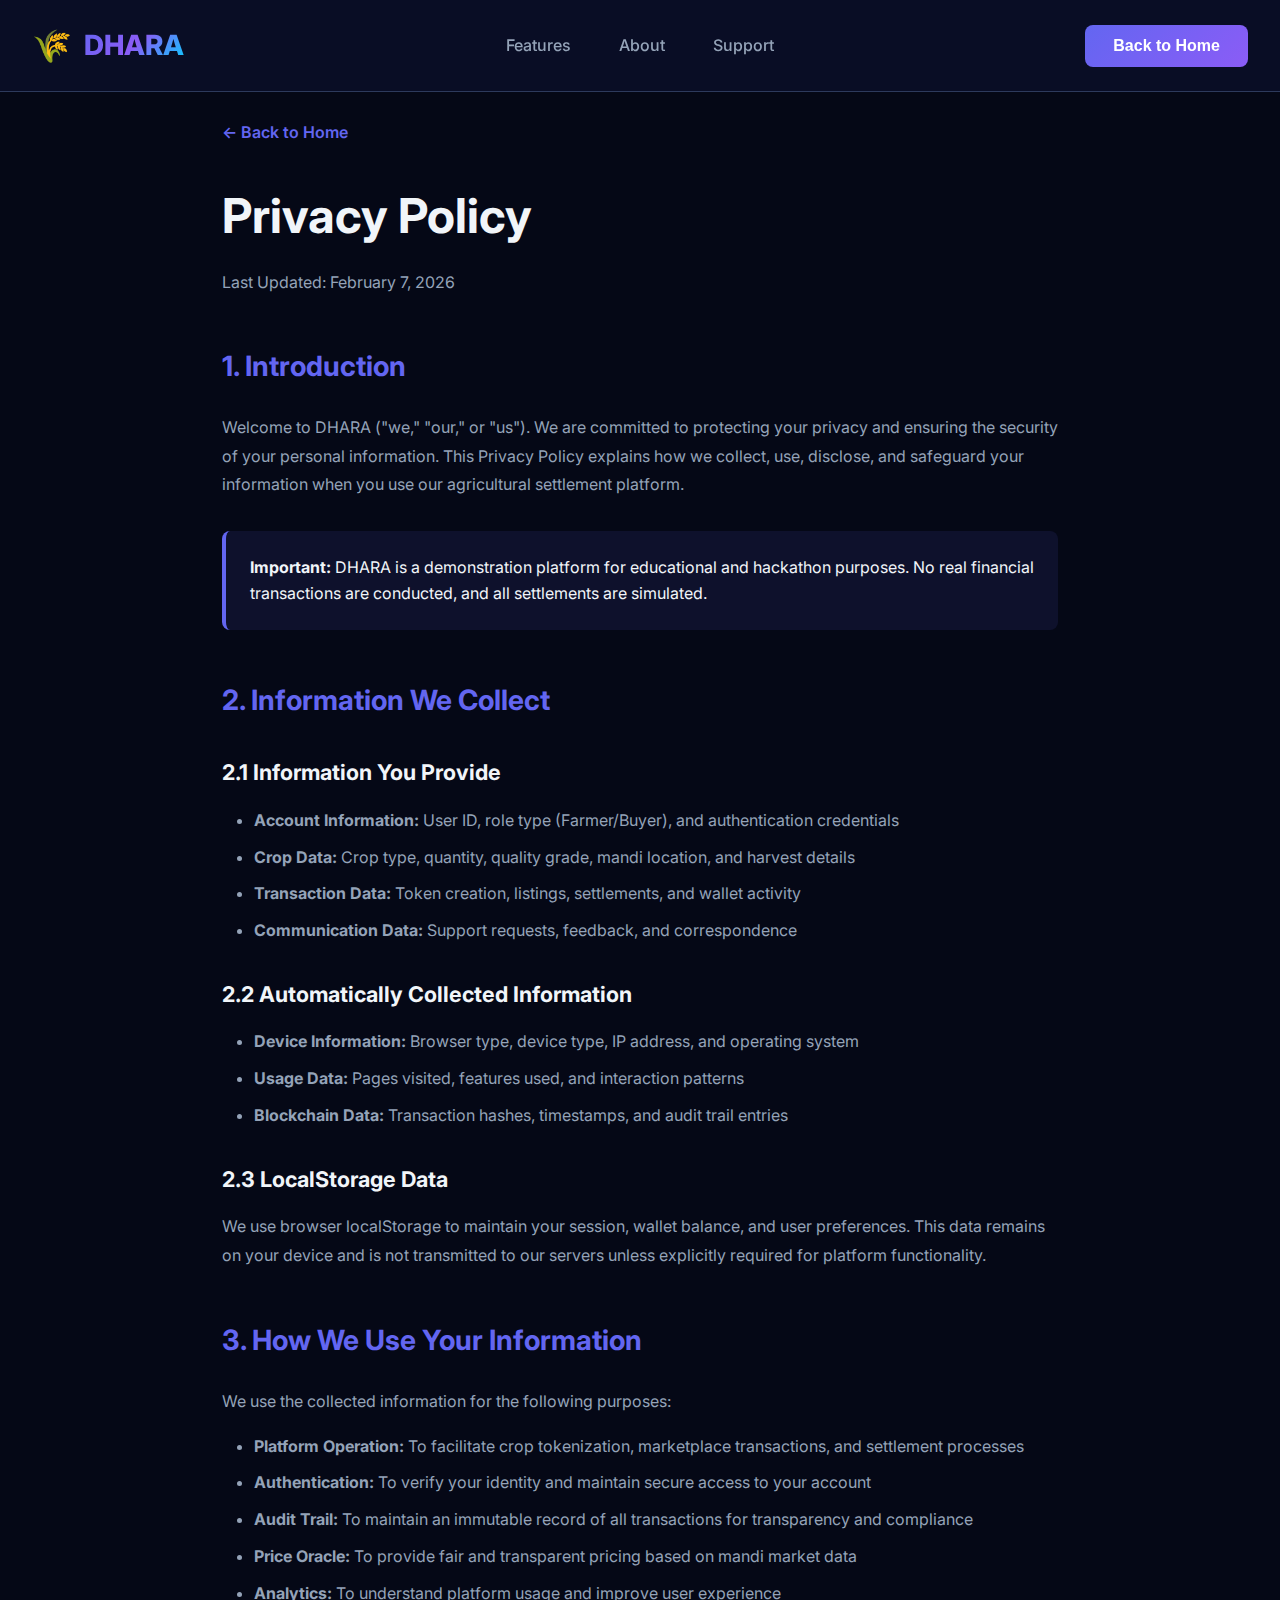
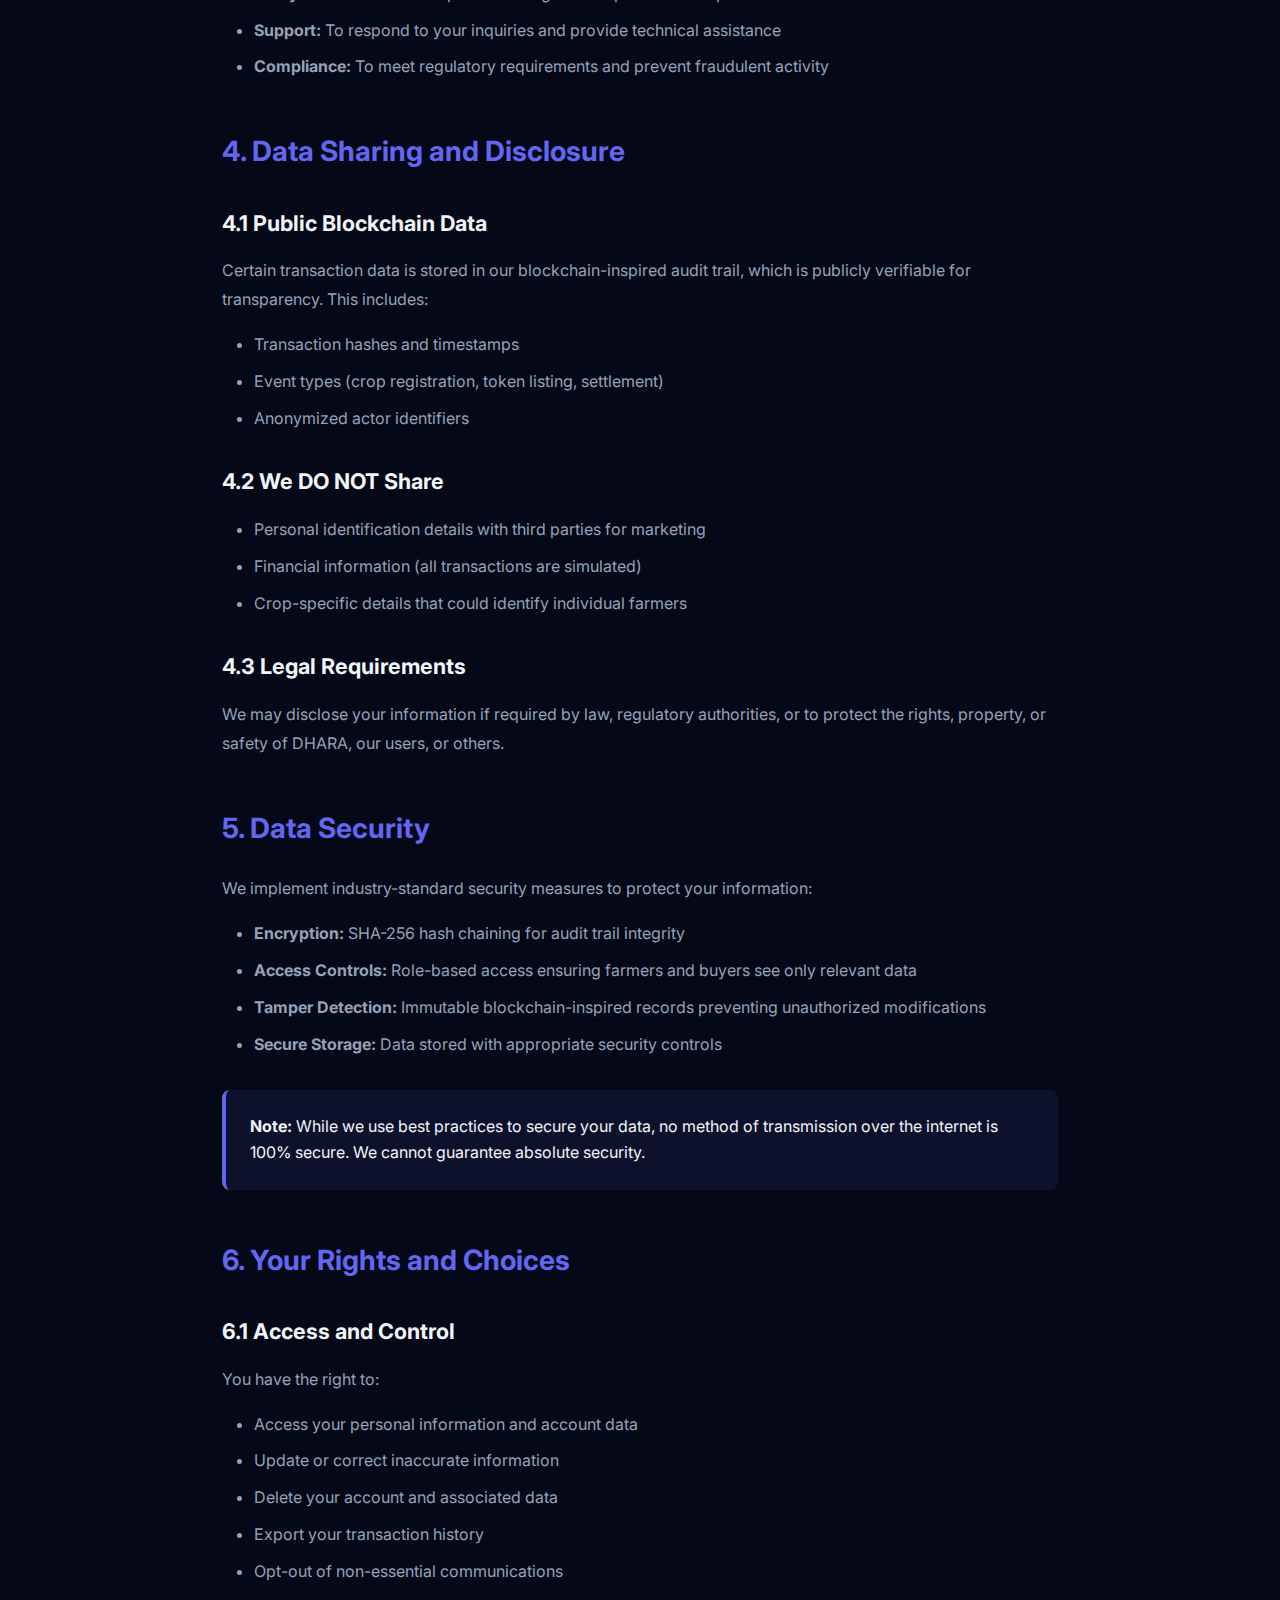
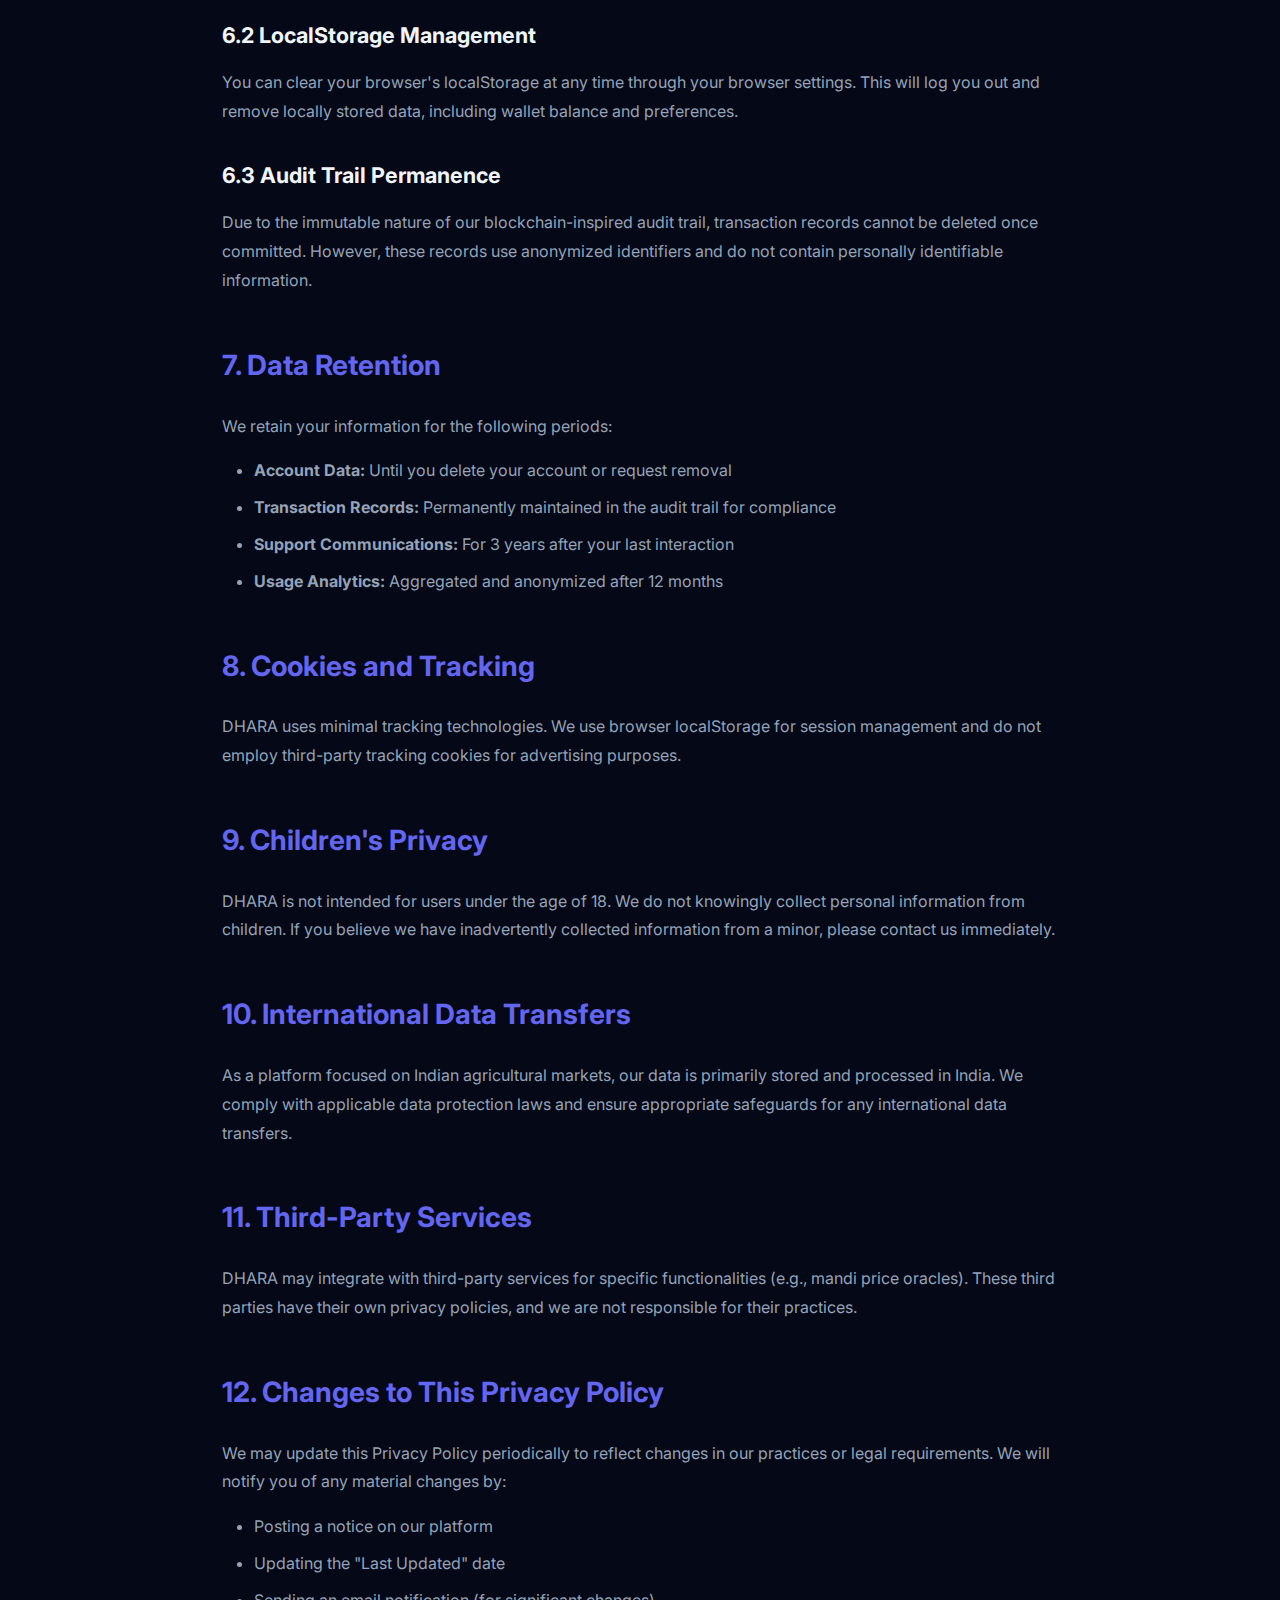
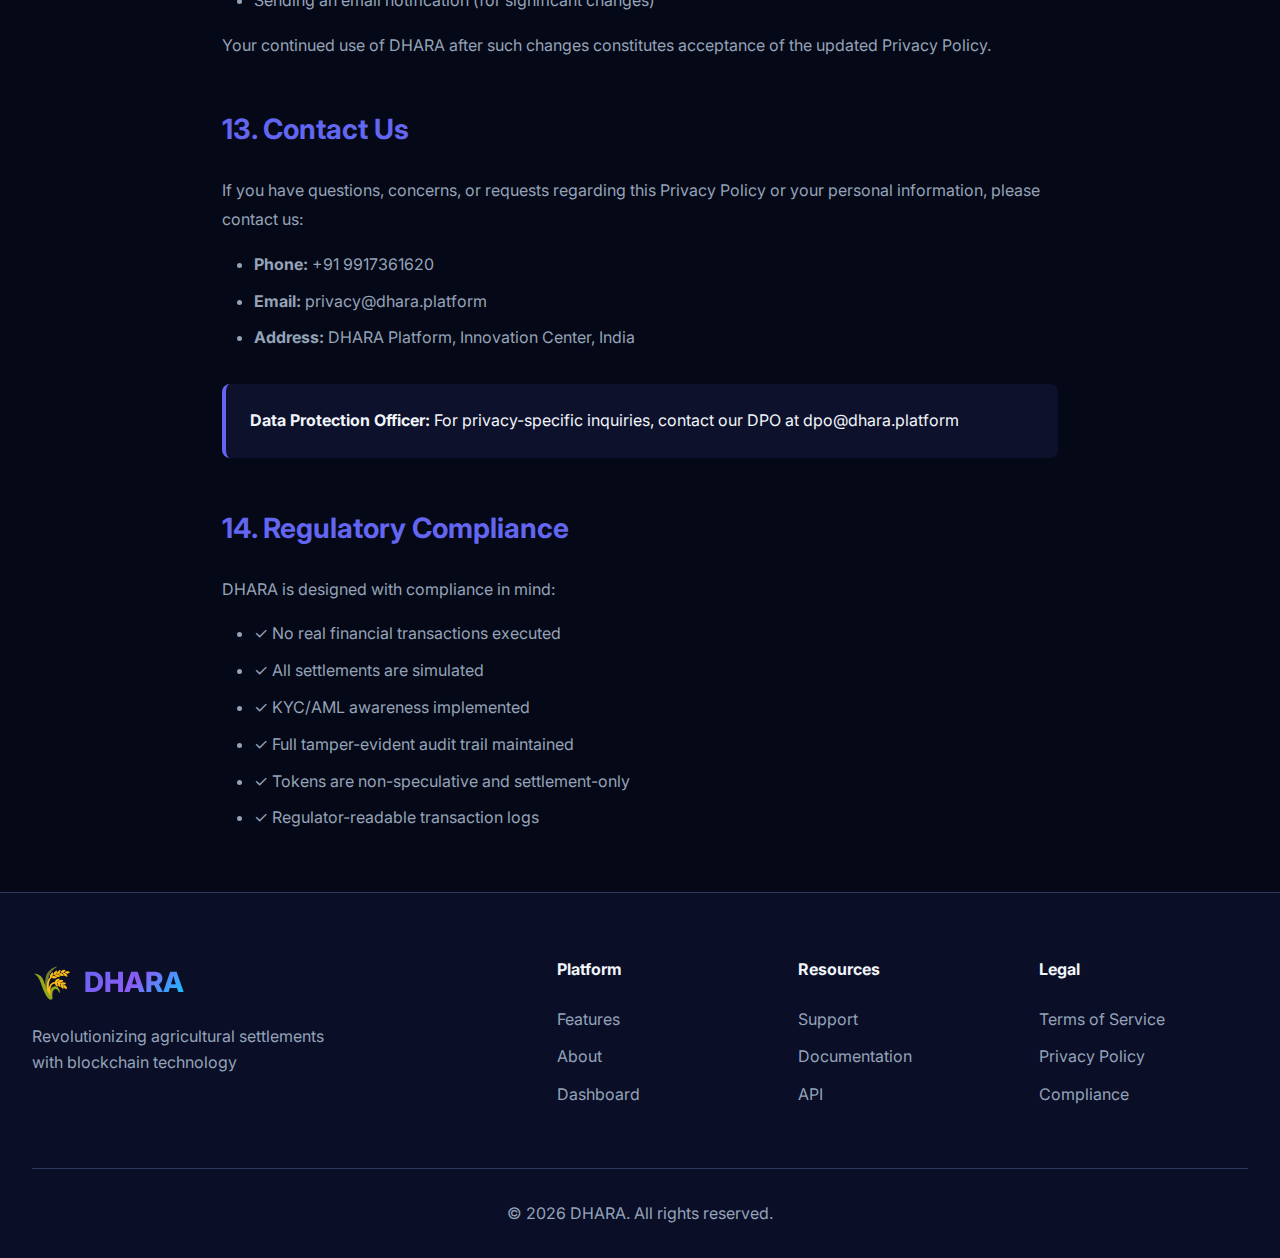
<file: frontend/privacy.html>
<!DOCTYPE html>
<html lang="en">
<head>
    <meta charset="UTF-8">
    <meta name="viewport" content="width=device-width, initial-scale=1.0">
    <title>Privacy Policy - DHARA</title>
    <link rel="stylesheet" href="style.css">
    <link rel="stylesheet" href="modal.css">
    <link href="https://fonts.googleapis.com/css2?family=Inter:wght@300;400;500;600;700;800&display=swap" rel="stylesheet">
    <style>
        .legal-page {
            max-width: 900px;
            margin: 120px auto 60px;
            padding: 0 2rem;
        }
        .legal-header {
            margin-bottom: 3rem;
        }
        .legal-title {
            font-size: 3rem;
            margin-bottom: 1rem;
        }
        .legal-updated {
            color: var(--text-secondary);
            font-size: 1rem;
        }
        .legal-section {
            margin-bottom: 3rem;
        }
        .legal-section h2 {
            font-size: 1.75rem;
            margin-bottom: 1.5rem;
            color: var(--primary);
        }
        .legal-section h3 {
            font-size: 1.35rem;
            margin: 2rem 0 1rem;
        }
        .legal-section p {
            color: var(--text-secondary);
            line-height: 1.8;
            margin-bottom: 1rem;
        }
        .legal-section ul, .legal-section ol {
            color: var(--text-secondary);
            line-height: 1.8;
            margin-left: 2rem;
            margin-bottom: 1rem;
        }
        .legal-section li {
            margin-bottom: 0.5rem;
        }
        .back-link {
            display: inline-flex;
            align-items: center;
            gap: 0.5rem;
            color: var(--primary);
            text-decoration: none;
            margin-bottom: 2rem;
            font-weight: 600;
            transition: all 0.3s;
        }
        .back-link:hover {
            gap: 0.75rem;
        }
        .highlight-box {
            background: rgba(99, 102, 241, 0.1);
            border-left: 4px solid var(--primary);
            padding: 1.5rem;
            border-radius: 8px;
            margin: 2rem 0;
        }
    </style>
</head>
<body>
    <!-- Navigation -->
    <nav class="navbar">
        <div class="nav-container">
            <div class="logo">
                <a href="index.html" style="display: flex; align-items: center; gap: 12px; text-decoration: none;">
                    <span class="logo-icon">🌾</span>
                    <span class="logo-text">DHARA</span>
                </a>
            </div>
            
            <div class="nav-center">
                <a href="index.html#features" class="nav-link">Features</a>
                <a href="index.html#about" class="nav-link">About</a>
                <a href="index.html#support" class="nav-link">Support</a>
            </div>
            
            <div class="nav-actions">
                <a href="index.html">
                    <button class="btn-connect">Back to Home</button>
                </a>
            </div>
        </div>
    </nav>

    <div class="legal-page">
        <a href="index.html" class="back-link">← Back to Home</a>
        
        <div class="legal-header">
            <h1 class="legal-title">Privacy Policy</h1>
            <p class="legal-updated">Last Updated: February 7, 2026</p>
        </div>

        <div class="legal-section">
            <h2>1. Introduction</h2>
            <p>
                Welcome to DHARA ("we," "our," or "us"). We are committed to protecting your privacy and ensuring the security of your personal information. This Privacy Policy explains how we collect, use, disclose, and safeguard your information when you use our agricultural settlement platform.
            </p>
            <div class="highlight-box">
                <strong>Important:</strong> DHARA is a demonstration platform for educational and hackathon purposes. No real financial transactions are conducted, and all settlements are simulated.
            </div>
        </div>

        <div class="legal-section">
            <h2>2. Information We Collect</h2>
            
            <h3>2.1 Information You Provide</h3>
            <ul>
                <li><strong>Account Information:</strong> User ID, role type (Farmer/Buyer), and authentication credentials</li>
                <li><strong>Crop Data:</strong> Crop type, quantity, quality grade, mandi location, and harvest details</li>
                <li><strong>Transaction Data:</strong> Token creation, listings, settlements, and wallet activity</li>
                <li><strong>Communication Data:</strong> Support requests, feedback, and correspondence</li>
            </ul>

            <h3>2.2 Automatically Collected Information</h3>
            <ul>
                <li><strong>Device Information:</strong> Browser type, device type, IP address, and operating system</li>
                <li><strong>Usage Data:</strong> Pages visited, features used, and interaction patterns</li>
                <li><strong>Blockchain Data:</strong> Transaction hashes, timestamps, and audit trail entries</li>
            </ul>

            <h3>2.3 LocalStorage Data</h3>
            <p>
                We use browser localStorage to maintain your session, wallet balance, and user preferences. This data remains on your device and is not transmitted to our servers unless explicitly required for platform functionality.
            </p>
        </div>

        <div class="legal-section">
            <h2>3. How We Use Your Information</h2>
            
            <p>We use the collected information for the following purposes:</p>
            
            <ul>
                <li><strong>Platform Operation:</strong> To facilitate crop tokenization, marketplace transactions, and settlement processes</li>
                <li><strong>Authentication:</strong> To verify your identity and maintain secure access to your account</li>
                <li><strong>Audit Trail:</strong> To maintain an immutable record of all transactions for transparency and compliance</li>
                <li><strong>Price Oracle:</strong> To provide fair and transparent pricing based on mandi market data</li>
                <li><strong>Analytics:</strong> To understand platform usage and improve user experience</li>
                <li><strong>Support:</strong> To respond to your inquiries and provide technical assistance</li>
                <li><strong>Compliance:</strong> To meet regulatory requirements and prevent fraudulent activity</li>
            </ul>
        </div>

        <div class="legal-section">
            <h2>4. Data Sharing and Disclosure</h2>
            
            <h3>4.1 Public Blockchain Data</h3>
            <p>
                Certain transaction data is stored in our blockchain-inspired audit trail, which is publicly verifiable for transparency. This includes:
            </p>
            <ul>
                <li>Transaction hashes and timestamps</li>
                <li>Event types (crop registration, token listing, settlement)</li>
                <li>Anonymized actor identifiers</li>
            </ul>

            <h3>4.2 We DO NOT Share</h3>
            <ul>
                <li>Personal identification details with third parties for marketing</li>
                <li>Financial information (all transactions are simulated)</li>
                <li>Crop-specific details that could identify individual farmers</li>
            </ul>

            <h3>4.3 Legal Requirements</h3>
            <p>
                We may disclose your information if required by law, regulatory authorities, or to protect the rights, property, or safety of DHARA, our users, or others.
            </p>
        </div>

        <div class="legal-section">
            <h2>5. Data Security</h2>
            
            <p>We implement industry-standard security measures to protect your information:</p>
            
            <ul>
                <li><strong>Encryption:</strong> SHA-256 hash chaining for audit trail integrity</li>
                <li><strong>Access Controls:</strong> Role-based access ensuring farmers and buyers see only relevant data</li>
                <li><strong>Tamper Detection:</strong> Immutable blockchain-inspired records preventing unauthorized modifications</li>
                <li><strong>Secure Storage:</strong> Data stored with appropriate security controls</li>
            </ul>

            <div class="highlight-box">
                <strong>Note:</strong> While we use best practices to secure your data, no method of transmission over the internet is 100% secure. We cannot guarantee absolute security.
            </div>
        </div>

        <div class="legal-section">
            <h2>6. Your Rights and Choices</h2>
            
            <h3>6.1 Access and Control</h3>
            <p>You have the right to:</p>
            <ul>
                <li>Access your personal information and account data</li>
                <li>Update or correct inaccurate information</li>
                <li>Delete your account and associated data</li>
                <li>Export your transaction history</li>
                <li>Opt-out of non-essential communications</li>
            </ul>

            <h3>6.2 LocalStorage Management</h3>
            <p>
                You can clear your browser's localStorage at any time through your browser settings. This will log you out and remove locally stored data, including wallet balance and preferences.
            </p>

            <h3>6.3 Audit Trail Permanence</h3>
            <p>
                Due to the immutable nature of our blockchain-inspired audit trail, transaction records cannot be deleted once committed. However, these records use anonymized identifiers and do not contain personally identifiable information.
            </p>
        </div>

        <div class="legal-section">
            <h2>7. Data Retention</h2>
            
            <p>We retain your information for the following periods:</p>
            
            <ul>
                <li><strong>Account Data:</strong> Until you delete your account or request removal</li>
                <li><strong>Transaction Records:</strong> Permanently maintained in the audit trail for compliance</li>
                <li><strong>Support Communications:</strong> For 3 years after your last interaction</li>
                <li><strong>Usage Analytics:</strong> Aggregated and anonymized after 12 months</li>
            </ul>
        </div>

        <div class="legal-section">
            <h2>8. Cookies and Tracking</h2>
            
            <p>
                DHARA uses minimal tracking technologies. We use browser localStorage for session management and do not employ third-party tracking cookies for advertising purposes.
            </p>
        </div>

        <div class="legal-section">
            <h2>9. Children's Privacy</h2>
            
            <p>
                DHARA is not intended for users under the age of 18. We do not knowingly collect personal information from children. If you believe we have inadvertently collected information from a minor, please contact us immediately.
            </p>
        </div>

        <div class="legal-section">
            <h2>10. International Data Transfers</h2>
            
            <p>
                As a platform focused on Indian agricultural markets, our data is primarily stored and processed in India. We comply with applicable data protection laws and ensure appropriate safeguards for any international data transfers.
            </p>
        </div>

        <div class="legal-section">
            <h2>11. Third-Party Services</h2>
            
            <p>
                DHARA may integrate with third-party services for specific functionalities (e.g., mandi price oracles). These third parties have their own privacy policies, and we are not responsible for their practices.
            </p>
        </div>

        <div class="legal-section">
            <h2>12. Changes to This Privacy Policy</h2>
            
            <p>
                We may update this Privacy Policy periodically to reflect changes in our practices or legal requirements. We will notify you of any material changes by:
            </p>
            <ul>
                <li>Posting a notice on our platform</li>
                <li>Updating the "Last Updated" date</li>
                <li>Sending an email notification (for significant changes)</li>
            </ul>
            <p>
                Your continued use of DHARA after such changes constitutes acceptance of the updated Privacy Policy.
            </p>
        </div>

        <div class="legal-section">
            <h2>13. Contact Us</h2>
            
            <p>If you have questions, concerns, or requests regarding this Privacy Policy or your personal information, please contact us:</p>
            
            <ul>
                <li><strong>Phone:</strong> +91 9917361620</li>
                <li><strong>Email:</strong> privacy@dhara.platform</li>
                <li><strong>Address:</strong> DHARA Platform, Innovation Center, India</li>
            </ul>

            <div class="highlight-box">
                <strong>Data Protection Officer:</strong> For privacy-specific inquiries, contact our DPO at dpo@dhara.platform
            </div>
        </div>

        <div class="legal-section">
            <h2>14. Regulatory Compliance</h2>
            
            <p>
                DHARA is designed with compliance in mind:
            </p>
            <ul>
                <li>✓ No real financial transactions executed</li>
                <li>✓ All settlements are simulated</li>
                <li>✓ KYC/AML awareness implemented</li>
                <li>✓ Full tamper-evident audit trail maintained</li>
                <li>✓ Tokens are non-speculative and settlement-only</li>
                <li>✓ Regulator-readable transaction logs</li>
            </ul>
        </div>
    </div>

    <footer class="footer">
        <div class="footer-container">
            <div class="footer-brand">
                <div class="logo">
                    <span class="logo-icon">🌾</span>
                    <span class="logo-text">DHARA</span>
                </div>
                <p>Revolutionizing agricultural settlements with blockchain technology</p>
            </div>
            <div class="footer-links">
                <div class="footer-column">
                    <h4>Platform</h4>
                    <a href="index.html#features">Features</a>
                    <a href="index.html#about">About</a>
                    <a href="index.html">Dashboard</a>
                </div>
                <div class="footer-column">
                    <h4>Resources</h4>
                    <a href="index.html#support">Support</a>
                    <a href="#">Documentation</a>
                    <a href="#">API</a>
                </div>
                <div class="footer-column">
                    <h4>Legal</h4>
                    <a href="terms.html">Terms of Service</a>
                    <a href="privacy.html">Privacy Policy</a>
                    <a href="compliance.html">Compliance</a>
                </div>
            </div>
        </div>
        <div class="footer-bottom">
            <p>&copy; 2026 DHARA. All rights reserved.</p>
        </div>
    </footer>
</body>
</html>
</file>
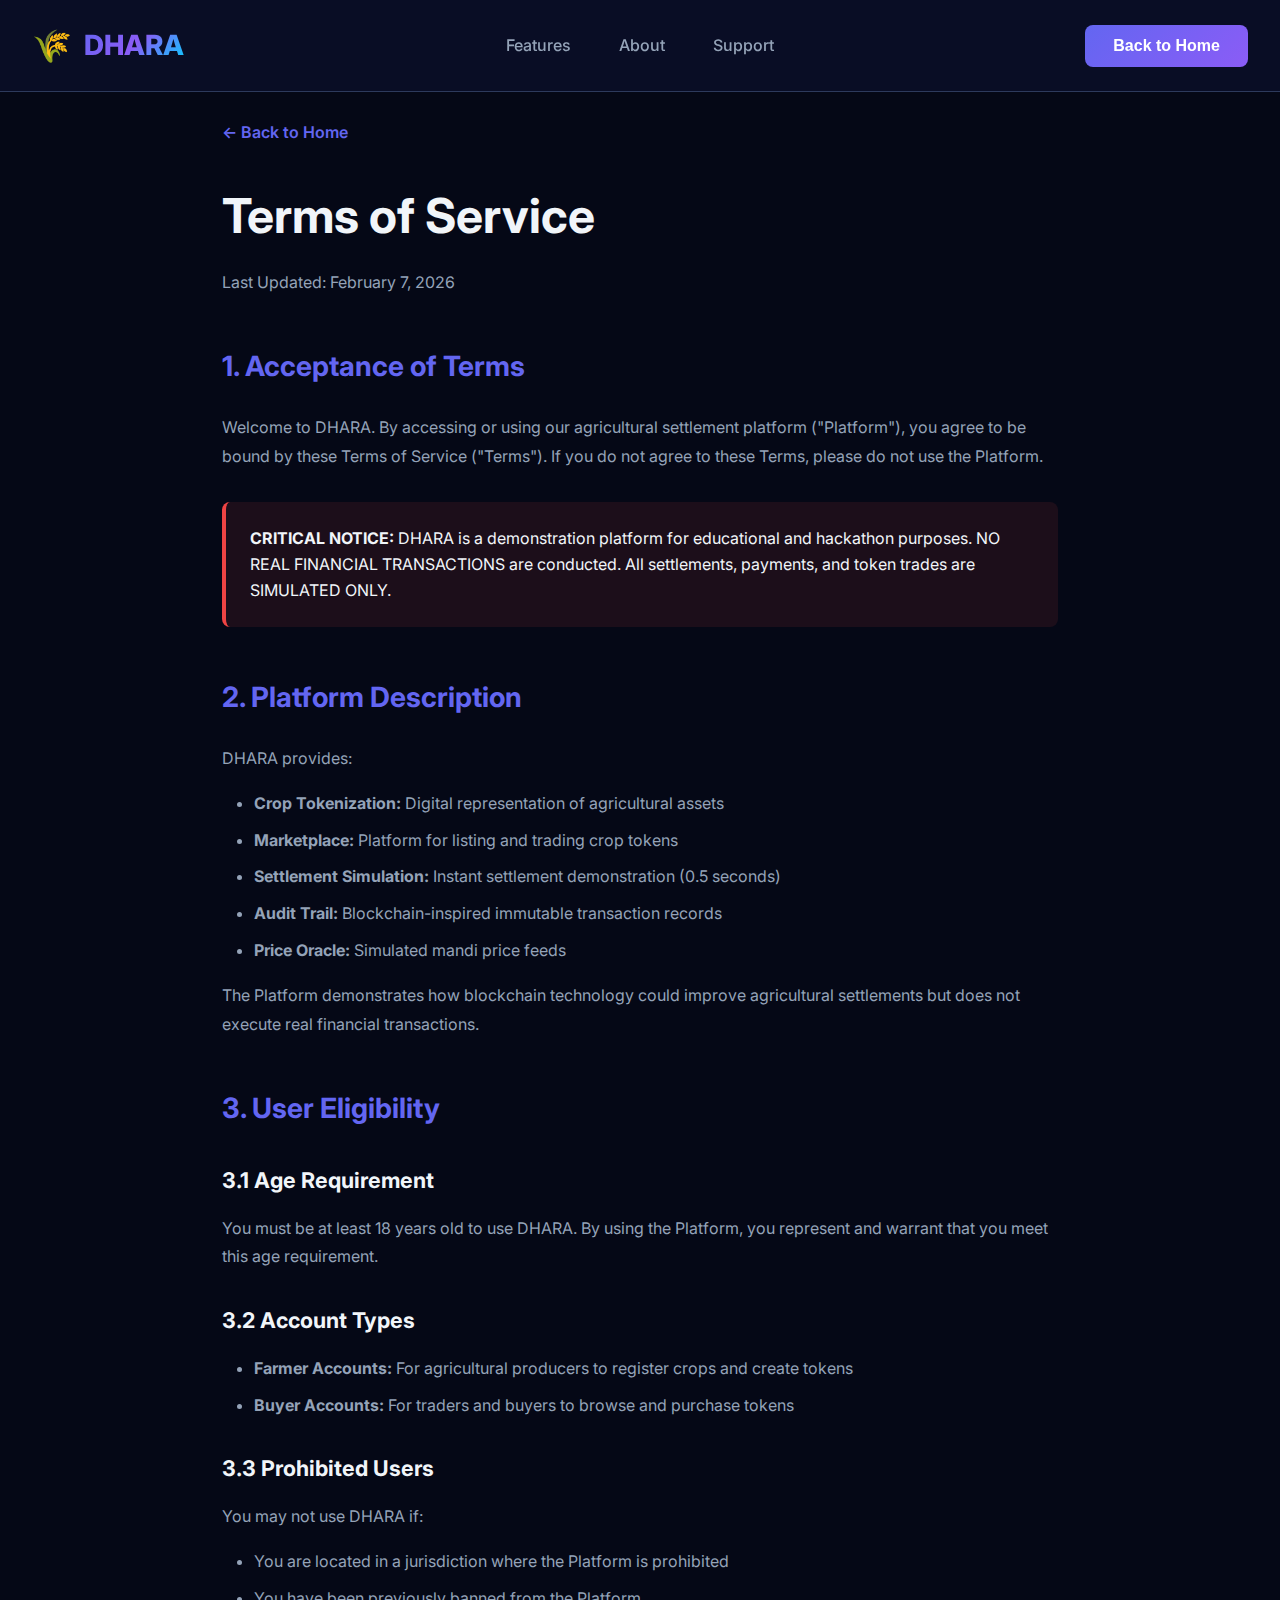
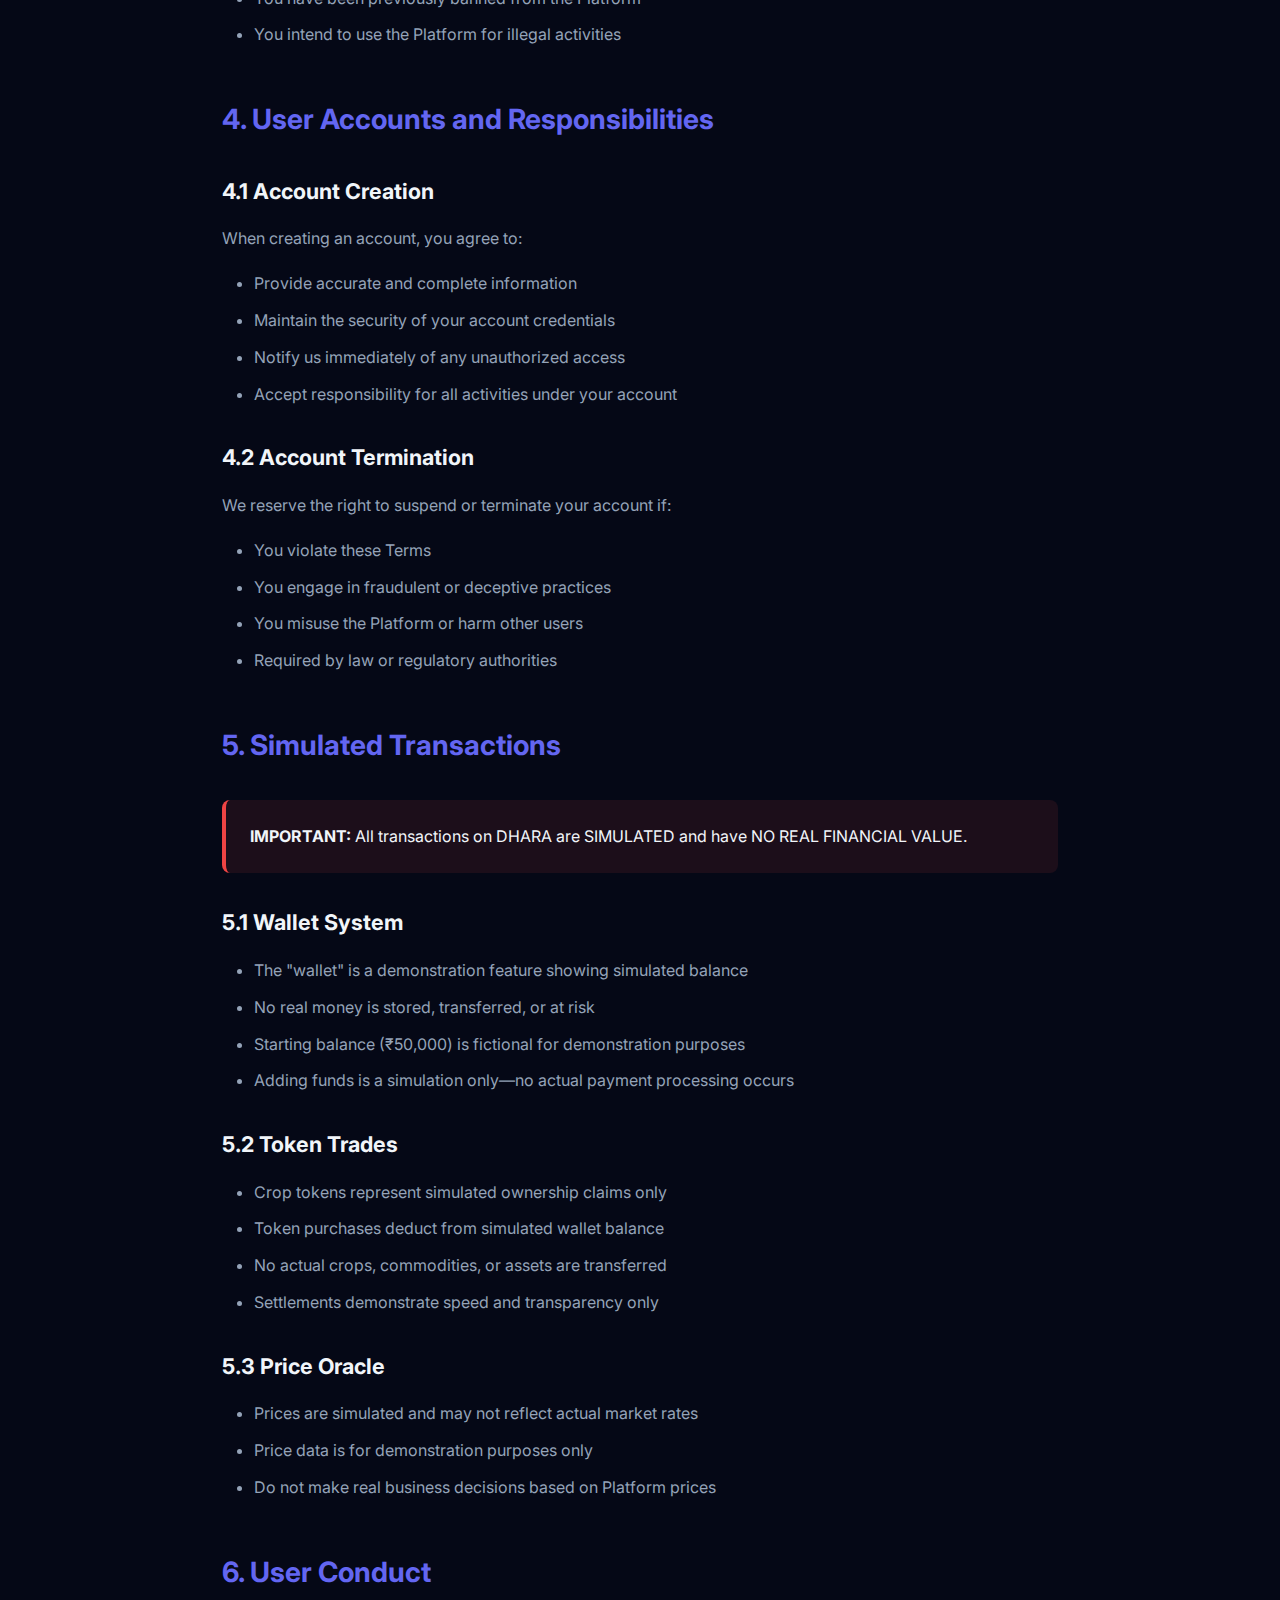
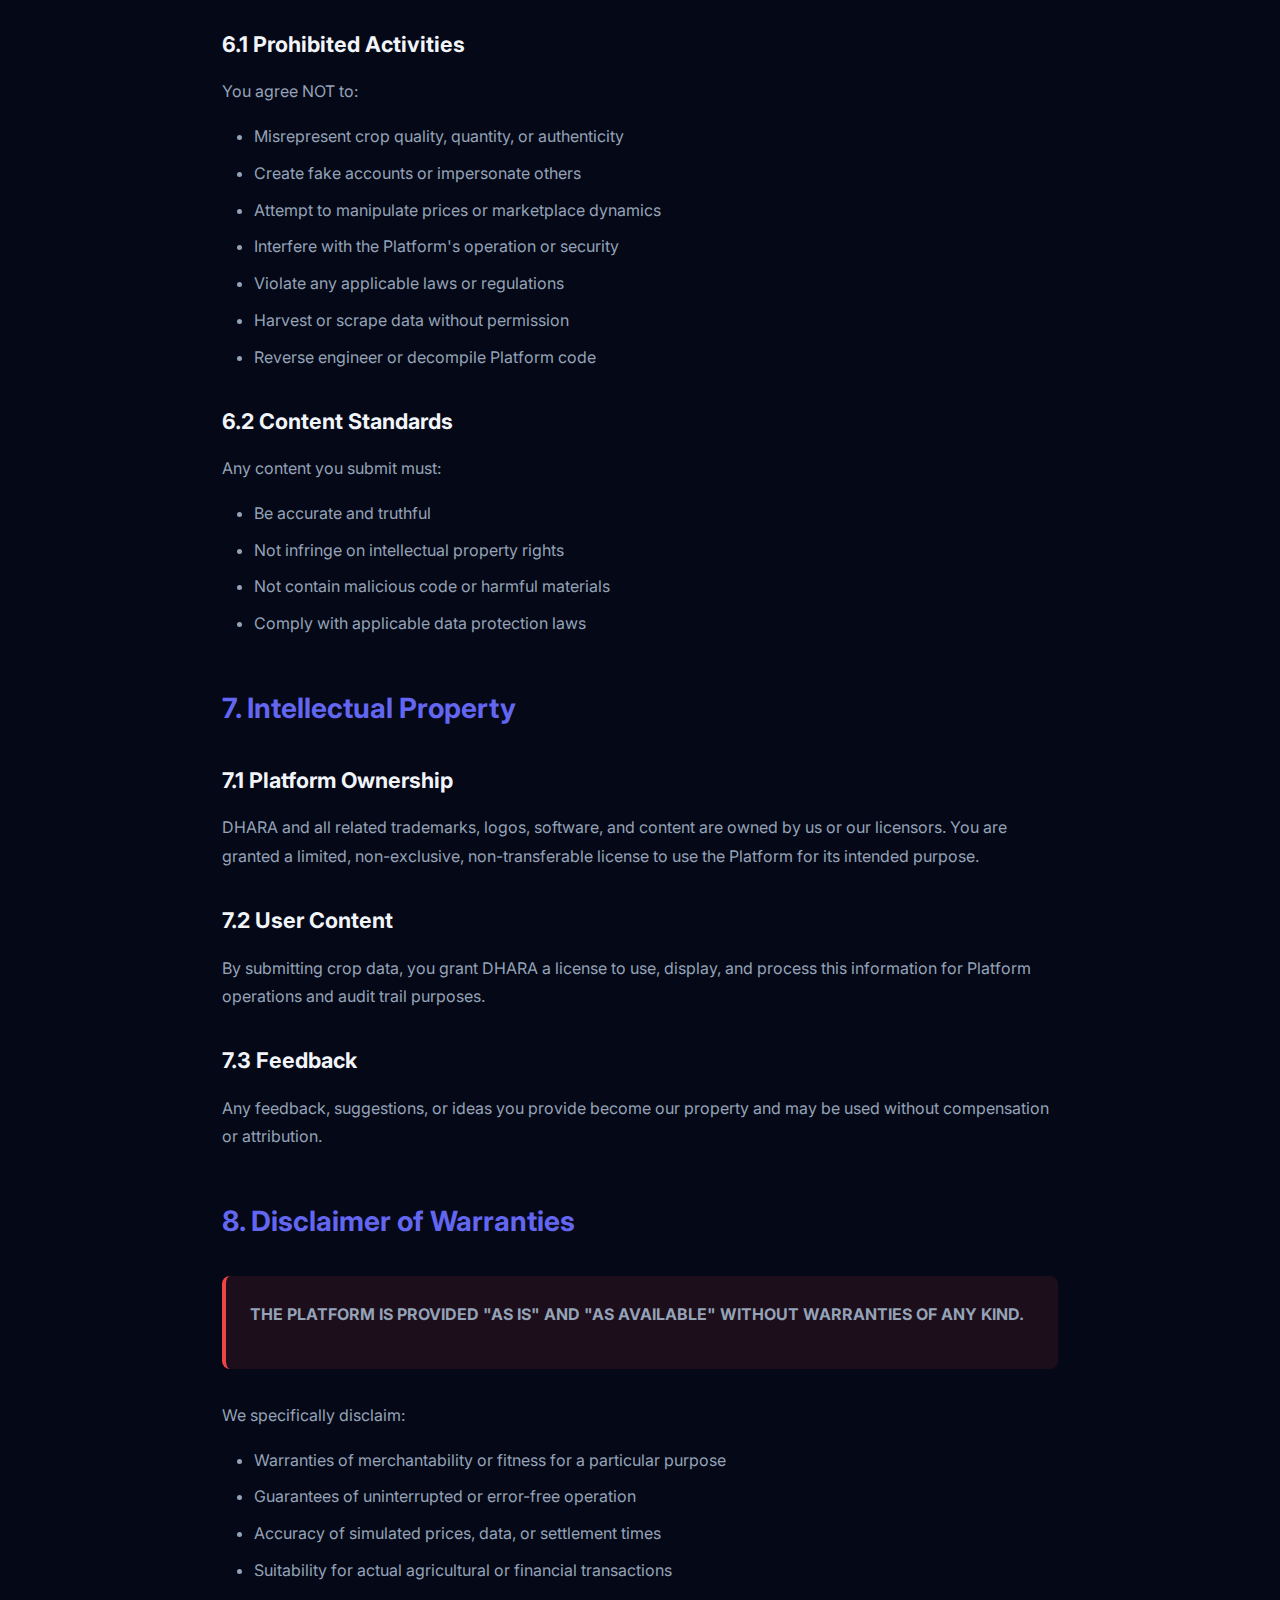
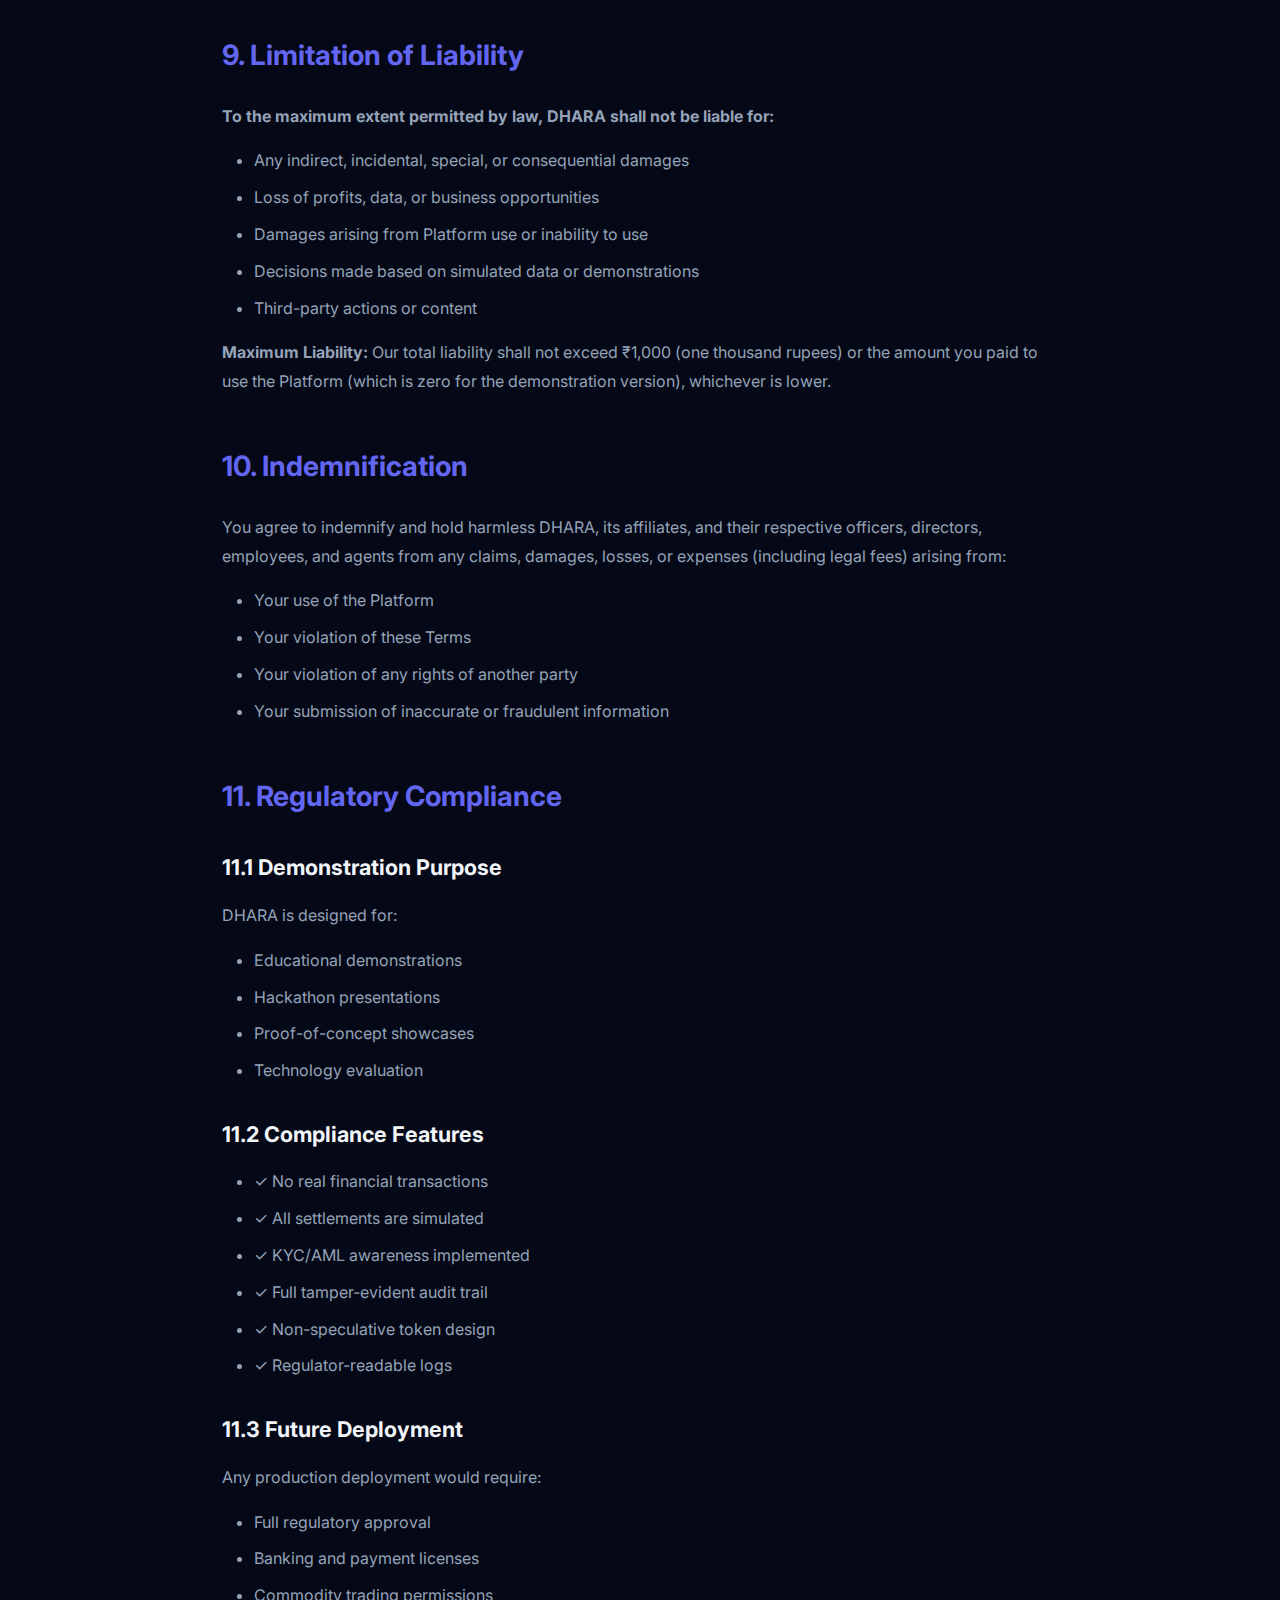
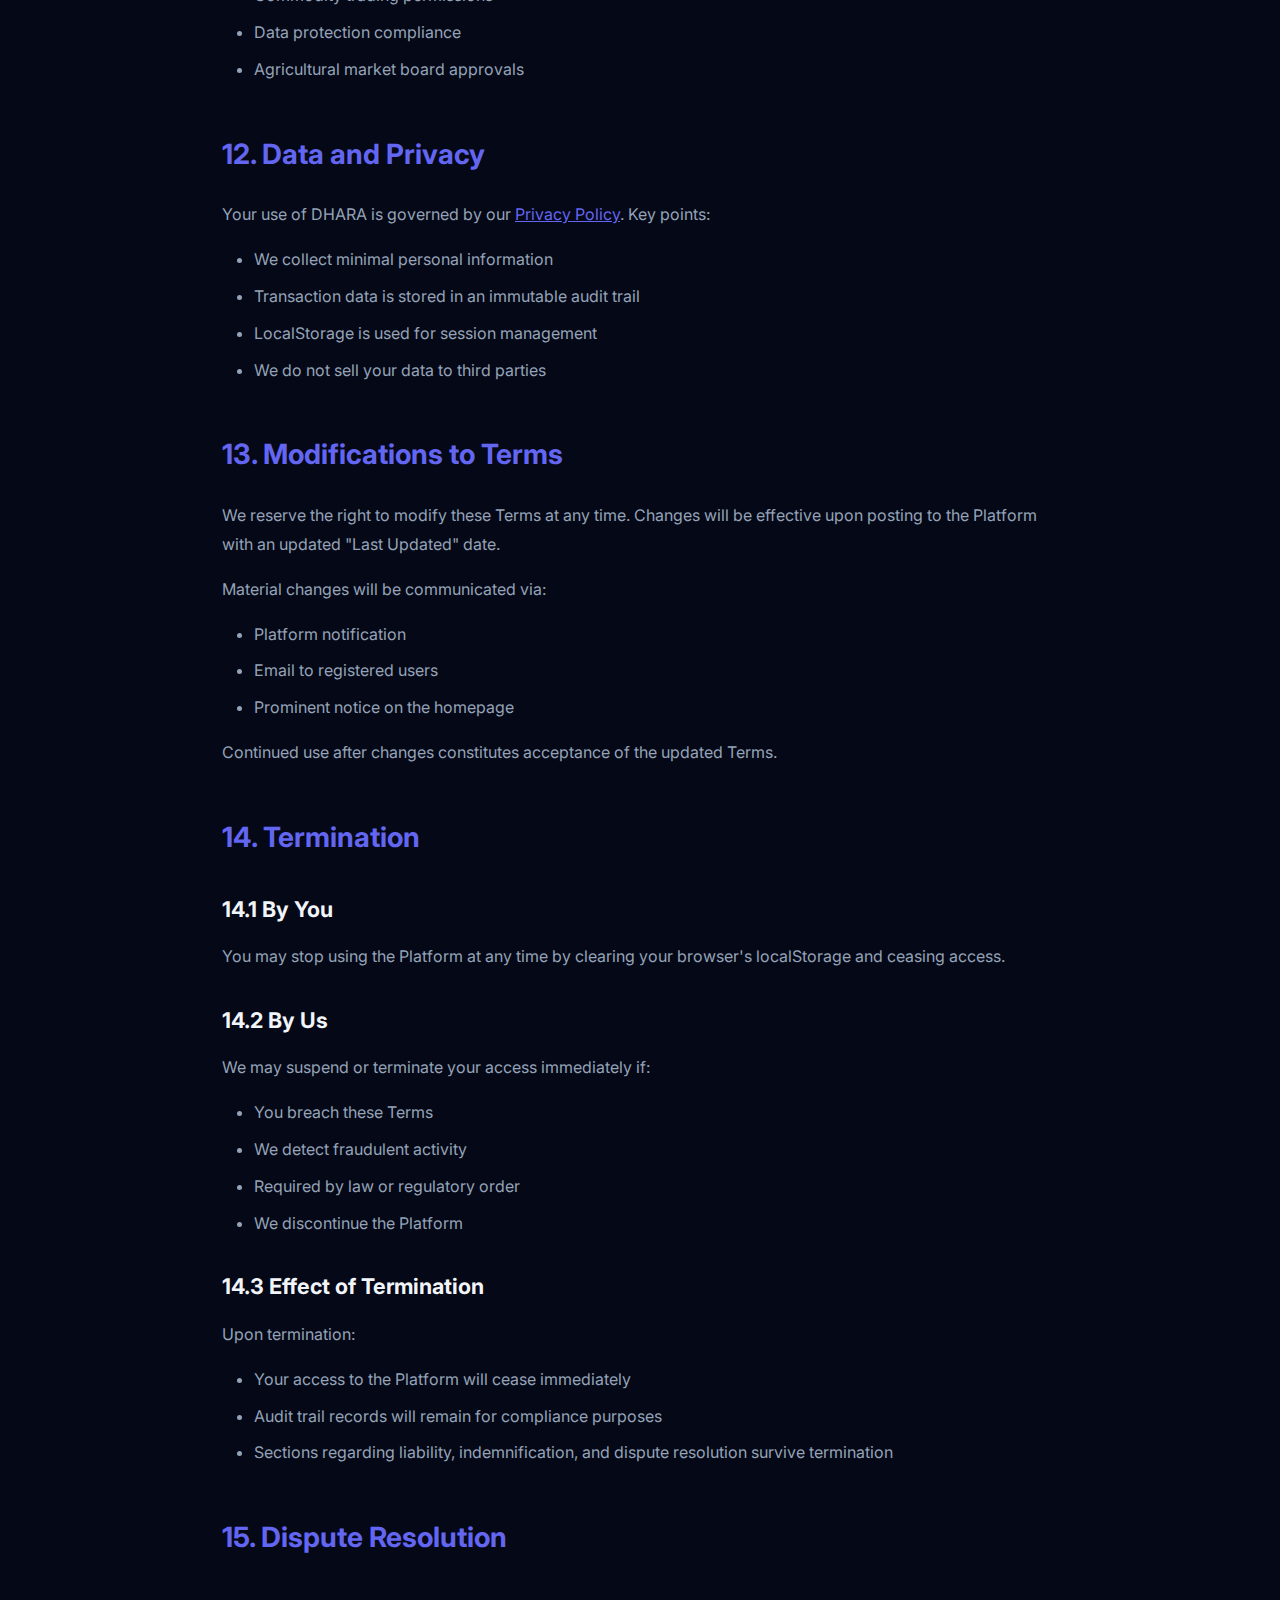
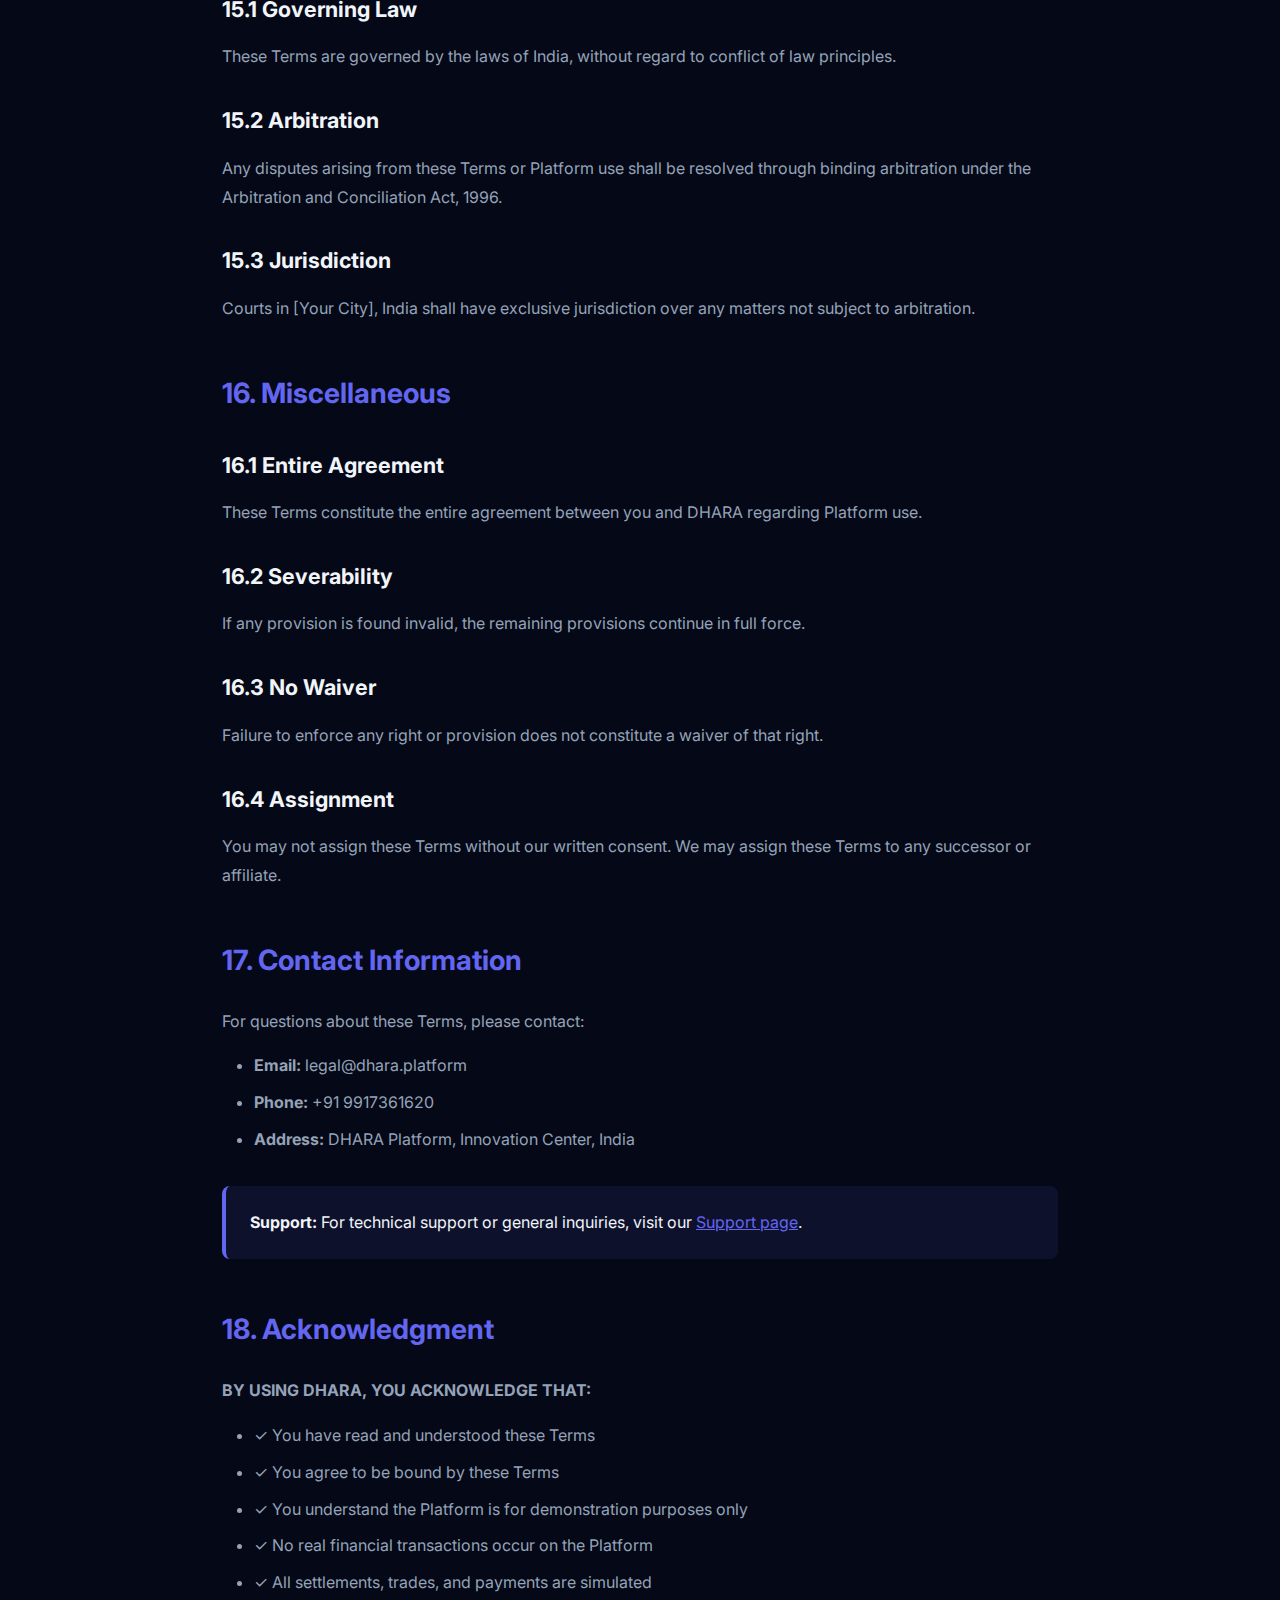
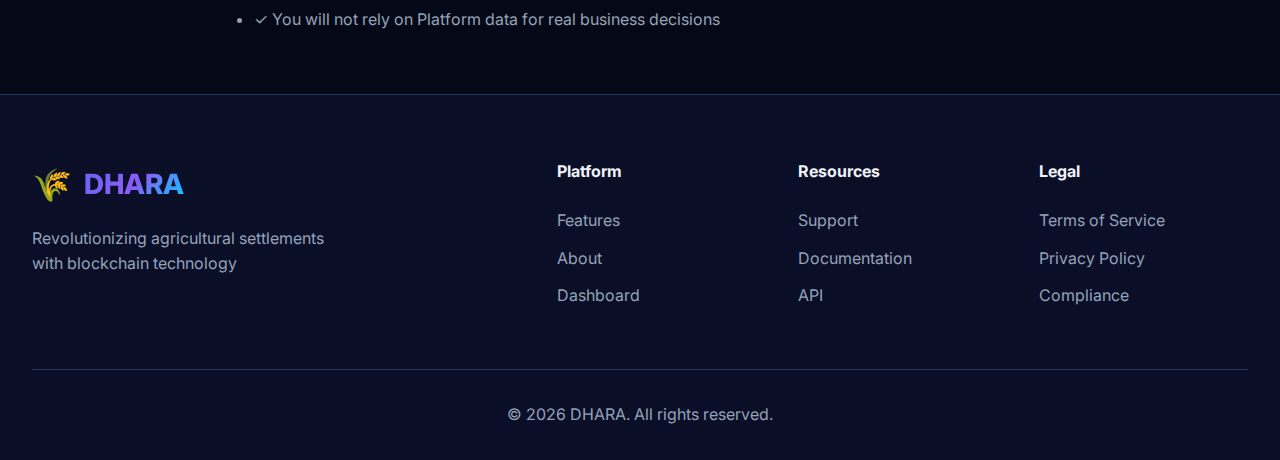
<file: frontend/terms.html>
<!DOCTYPE html>
<html lang="en">
<head>
    <meta charset="UTF-8">
    <meta name="viewport" content="width=device-width, initial-scale=1.0">
    <title>Terms of Service - DHARA</title>
    <link rel="stylesheet" href="style.css">
    <link rel="stylesheet" href="modal.css">
    <link href="https://fonts.googleapis.com/css2?family=Inter:wght@300;400;500;600;700;800&display=swap" rel="stylesheet">
    <style>
        .legal-page {
            max-width: 900px;
            margin: 120px auto 60px;
            padding: 0 2rem;
        }
        .legal-header {
            margin-bottom: 3rem;
        }
        .legal-title {
            font-size: 3rem;
            margin-bottom: 1rem;
        }
        .legal-updated {
            color: var(--text-secondary);
            font-size: 1rem;
        }
        .legal-section {
            margin-bottom: 3rem;
        }
        .legal-section h2 {
            font-size: 1.75rem;
            margin-bottom: 1.5rem;
            color: var(--primary);
        }
        .legal-section h3 {
            font-size: 1.35rem;
            margin: 2rem 0 1rem;
        }
        .legal-section p {
            color: var(--text-secondary);
            line-height: 1.8;
            margin-bottom: 1rem;
        }
        .legal-section ul, .legal-section ol {
            color: var(--text-secondary);
            line-height: 1.8;
            margin-left: 2rem;
            margin-bottom: 1rem;
        }
        .legal-section li {
            margin-bottom: 0.5rem;
        }
        .back-link {
            display: inline-flex;
            align-items: center;
            gap: 0.5rem;
            color: var(--primary);
            text-decoration: none;
            margin-bottom: 2rem;
            font-weight: 600;
            transition: all 0.3s;
        }
        .back-link:hover {
            gap: 0.75rem;
        }
        .highlight-box {
            background: rgba(99, 102, 241, 0.1);
            border-left: 4px solid var(--primary);
            padding: 1.5rem;
            border-radius: 8px;
            margin: 2rem 0;
        }
        .warning-box {
            background: rgba(239, 68, 68, 0.1);
            border-left: 4px solid #ef4444;
            padding: 1.5rem;
            border-radius: 8px;
            margin: 2rem 0;
        }
    </style>
</head>
<body>
    <!-- Navigation -->
    <nav class="navbar">
        <div class="nav-container">
            <div class="logo">
                <a href="index.html" style="display: flex; align-items: center; gap: 12px; text-decoration: none;">
                    <span class="logo-icon">🌾</span>
                    <span class="logo-text">DHARA</span>
                </a>
            </div>
            
            <div class="nav-center">
                <a href="index.html#features" class="nav-link">Features</a>
                <a href="index.html#about" class="nav-link">About</a>
                <a href="index.html#support" class="nav-link">Support</a>
            </div>
            
            <div class="nav-actions">
                <a href="index.html">
                    <button class="btn-connect">Back to Home</button>
                </a>
            </div>
        </div>
    </nav>

    <div class="legal-page">
        <a href="index.html" class="back-link">← Back to Home</a>
        
        <div class="legal-header">
            <h1 class="legal-title">Terms of Service</h1>
            <p class="legal-updated">Last Updated: February 7, 2026</p>
        </div>

        <div class="legal-section">
            <h2>1. Acceptance of Terms</h2>
            <p>
                Welcome to DHARA. By accessing or using our agricultural settlement platform ("Platform"), you agree to be bound by these Terms of Service ("Terms"). If you do not agree to these Terms, please do not use the Platform.
            </p>
            <div class="warning-box">
                <strong>CRITICAL NOTICE:</strong> DHARA is a demonstration platform for educational and hackathon purposes. NO REAL FINANCIAL TRANSACTIONS are conducted. All settlements, payments, and token trades are SIMULATED ONLY.
            </div>
        </div>

        <div class="legal-section">
            <h2>2. Platform Description</h2>
            
            <p>DHARA provides:</p>
            <ul>
                <li><strong>Crop Tokenization:</strong> Digital representation of agricultural assets</li>
                <li><strong>Marketplace:</strong> Platform for listing and trading crop tokens</li>
                <li><strong>Settlement Simulation:</strong> Instant settlement demonstration (0.5 seconds)</li>
                <li><strong>Audit Trail:</strong> Blockchain-inspired immutable transaction records</li>
                <li><strong>Price Oracle:</strong> Simulated mandi price feeds</li>
            </ul>

            <p>
                The Platform demonstrates how blockchain technology could improve agricultural settlements but does not execute real financial transactions.
            </p>
        </div>

        <div class="legal-section">
            <h2>3. User Eligibility</h2>
            
            <h3>3.1 Age Requirement</h3>
            <p>
                You must be at least 18 years old to use DHARA. By using the Platform, you represent and warrant that you meet this age requirement.
            </p>

            <h3>3.2 Account Types</h3>
            <ul>
                <li><strong>Farmer Accounts:</strong> For agricultural producers to register crops and create tokens</li>
                <li><strong>Buyer Accounts:</strong> For traders and buyers to browse and purchase tokens</li>
            </ul>

            <h3>3.3 Prohibited Users</h3>
            <p>You may not use DHARA if:</p>
            <ul>
                <li>You are located in a jurisdiction where the Platform is prohibited</li>
                <li>You have been previously banned from the Platform</li>
                <li>You intend to use the Platform for illegal activities</li>
            </ul>
        </div>

        <div class="legal-section">
            <h2>4. User Accounts and Responsibilities</h2>
            
            <h3>4.1 Account Creation</h3>
            <p>
                When creating an account, you agree to:
            </p>
            <ul>
                <li>Provide accurate and complete information</li>
                <li>Maintain the security of your account credentials</li>
                <li>Notify us immediately of any unauthorized access</li>
                <li>Accept responsibility for all activities under your account</li>
            </ul>

            <h3>4.2 Account Termination</h3>
            <p>
                We reserve the right to suspend or terminate your account if:
            </p>
            <ul>
                <li>You violate these Terms</li>
                <li>You engage in fraudulent or deceptive practices</li>
                <li>You misuse the Platform or harm other users</li>
                <li>Required by law or regulatory authorities</li>
            </ul>
        </div>

        <div class="legal-section">
            <h2>5. Simulated Transactions</h2>
            
            <div class="warning-box">
                <strong>IMPORTANT:</strong> All transactions on DHARA are SIMULATED and have NO REAL FINANCIAL VALUE.
            </div>

            <h3>5.1 Wallet System</h3>
            <ul>
                <li>The "wallet" is a demonstration feature showing simulated balance</li>
                <li>No real money is stored, transferred, or at risk</li>
                <li>Starting balance (₹50,000) is fictional for demonstration purposes</li>
                <li>Adding funds is a simulation only—no actual payment processing occurs</li>
            </ul>

            <h3>5.2 Token Trades</h3>
            <ul>
                <li>Crop tokens represent simulated ownership claims only</li>
                <li>Token purchases deduct from simulated wallet balance</li>
                <li>No actual crops, commodities, or assets are transferred</li>
                <li>Settlements demonstrate speed and transparency only</li>
            </ul>

            <h3>5.3 Price Oracle</h3>
            <ul>
                <li>Prices are simulated and may not reflect actual market rates</li>
                <li>Price data is for demonstration purposes only</li>
                <li>Do not make real business decisions based on Platform prices</li>
            </ul>
        </div>

        <div class="legal-section">
            <h2>6. User Conduct</h2>
            
            <h3>6.1 Prohibited Activities</h3>
            <p>You agree NOT to:</p>
            <ul>
                <li>Misrepresent crop quality, quantity, or authenticity</li>
                <li>Create fake accounts or impersonate others</li>
                <li>Attempt to manipulate prices or marketplace dynamics</li>
                <li>Interfere with the Platform's operation or security</li>
                <li>Violate any applicable laws or regulations</li>
                <li>Harvest or scrape data without permission</li>
                <li>Reverse engineer or decompile Platform code</li>
            </ul>

            <h3>6.2 Content Standards</h3>
            <p>Any content you submit must:</p>
            <ul>
                <li>Be accurate and truthful</li>
                <li>Not infringe on intellectual property rights</li>
                <li>Not contain malicious code or harmful materials</li>
                <li>Comply with applicable data protection laws</li>
            </ul>
        </div>

        <div class="legal-section">
            <h2>7. Intellectual Property</h2>
            
            <h3>7.1 Platform Ownership</h3>
            <p>
                DHARA and all related trademarks, logos, software, and content are owned by us or our licensors. You are granted a limited, non-exclusive, non-transferable license to use the Platform for its intended purpose.
            </p>

            <h3>7.2 User Content</h3>
            <p>
                By submitting crop data, you grant DHARA a license to use, display, and process this information for Platform operations and audit trail purposes.
            </p>

            <h3>7.3 Feedback</h3>
            <p>
                Any feedback, suggestions, or ideas you provide become our property and may be used without compensation or attribution.
            </p>
        </div>

        <div class="legal-section">
            <h2>8. Disclaimer of Warranties</h2>
            
            <div class="warning-box">
                <p>
                    <strong>THE PLATFORM IS PROVIDED "AS IS" AND "AS AVAILABLE" WITHOUT WARRANTIES OF ANY KIND.</strong>
                </p>
            </div>

            <p>We specifically disclaim:</p>
            <ul>
                <li>Warranties of merchantability or fitness for a particular purpose</li>
                <li>Guarantees of uninterrupted or error-free operation</li>
                <li>Accuracy of simulated prices, data, or settlement times</li>
                <li>Suitability for actual agricultural or financial transactions</li>
            </ul>
        </div>

        <div class="legal-section">
            <h2>9. Limitation of Liability</h2>
            
            <p>
                <strong>To the maximum extent permitted by law, DHARA shall not be liable for:</strong>
            </p>
            <ul>
                <li>Any indirect, incidental, special, or consequential damages</li>
                <li>Loss of profits, data, or business opportunities</li>
                <li>Damages arising from Platform use or inability to use</li>
                <li>Decisions made based on simulated data or demonstrations</li>
                <li>Third-party actions or content</li>
            </ul>

            <p>
                <strong>Maximum Liability:</strong> Our total liability shall not exceed ₹1,000 (one thousand rupees) or the amount you paid to use the Platform (which is zero for the demonstration version), whichever is lower.
            </p>
        </div>

        <div class="legal-section">
            <h2>10. Indemnification</h2>
            
            <p>
                You agree to indemnify and hold harmless DHARA, its affiliates, and their respective officers, directors, employees, and agents from any claims, damages, losses, or expenses (including legal fees) arising from:
            </p>
            <ul>
                <li>Your use of the Platform</li>
                <li>Your violation of these Terms</li>
                <li>Your violation of any rights of another party</li>
                <li>Your submission of inaccurate or fraudulent information</li>
            </ul>
        </div>

        <div class="legal-section">
            <h2>11. Regulatory Compliance</h2>
            
            <h3>11.1 Demonstration Purpose</h3>
            <p>
                DHARA is designed for:
            </p>
            <ul>
                <li>Educational demonstrations</li>
                <li>Hackathon presentations</li>
                <li>Proof-of-concept showcases</li>
                <li>Technology evaluation</li>
            </ul>

            <h3>11.2 Compliance Features</h3>
            <ul>
                <li>✓ No real financial transactions</li>
                <li>✓ All settlements are simulated</li>
                <li>✓ KYC/AML awareness implemented</li>
                <li>✓ Full tamper-evident audit trail</li>
                <li>✓ Non-speculative token design</li>
                <li>✓ Regulator-readable logs</li>
            </ul>

            <h3>11.3 Future Deployment</h3>
            <p>
                Any production deployment would require:
            </p>
            <ul>
                <li>Full regulatory approval</li>
                <li>Banking and payment licenses</li>
                <li>Commodity trading permissions</li>
                <li>Data protection compliance</li>
                <li>Agricultural market board approvals</li>
            </ul>
        </div>

        <div class="legal-section">
            <h2>12. Data and Privacy</h2>
            
            <p>
                Your use of DHARA is governed by our <a href="privacy.html" style="color: var(--primary);">Privacy Policy</a>. Key points:
            </p>
            <ul>
                <li>We collect minimal personal information</li>
                <li>Transaction data is stored in an immutable audit trail</li>
                <li>LocalStorage is used for session management</li>
                <li>We do not sell your data to third parties</li>
            </ul>
        </div>

        <div class="legal-section">
            <h2>13. Modifications to Terms</h2>
            
            <p>
                We reserve the right to modify these Terms at any time. Changes will be effective upon posting to the Platform with an updated "Last Updated" date.
            </p>
            
            <p>
                Material changes will be communicated via:
            </p>
            <ul>
                <li>Platform notification</li>
                <li>Email to registered users</li>
                <li>Prominent notice on the homepage</li>
            </ul>

            <p>
                Continued use after changes constitutes acceptance of the updated Terms.
            </p>
        </div>

        <div class="legal-section">
            <h2>14. Termination</h2>
            
            <h3>14.1 By You</h3>
            <p>
                You may stop using the Platform at any time by clearing your browser's localStorage and ceasing access.
            </p>

            <h3>14.2 By Us</h3>
            <p>
                We may suspend or terminate your access immediately if:
            </p>
            <ul>
                <li>You breach these Terms</li>
                <li>We detect fraudulent activity</li>
                <li>Required by law or regulatory order</li>
                <li>We discontinue the Platform</li>
            </ul>

            <h3>14.3 Effect of Termination</h3>
            <p>
                Upon termination:
            </p>
            <ul>
                <li>Your access to the Platform will cease immediately</li>
                <li>Audit trail records will remain for compliance purposes</li>
                <li>Sections regarding liability, indemnification, and dispute resolution survive termination</li>
            </ul>
        </div>

        <div class="legal-section">
            <h2>15. Dispute Resolution</h2>
            
            <h3>15.1 Governing Law</h3>
            <p>
                These Terms are governed by the laws of India, without regard to conflict of law principles.
            </p>

            <h3>15.2 Arbitration</h3>
            <p>
                Any disputes arising from these Terms or Platform use shall be resolved through binding arbitration under the Arbitration and Conciliation Act, 1996.
            </p>

            <h3>15.3 Jurisdiction</h3>
            <p>
                Courts in [Your City], India shall have exclusive jurisdiction over any matters not subject to arbitration.
            </p>
        </div>

        <div class="legal-section">
            <h2>16. Miscellaneous</h2>
            
            <h3>16.1 Entire Agreement</h3>
            <p>
                These Terms constitute the entire agreement between you and DHARA regarding Platform use.
            </p>

            <h3>16.2 Severability</h3>
            <p>
                If any provision is found invalid, the remaining provisions continue in full force.
            </p>

            <h3>16.3 No Waiver</h3>
            <p>
                Failure to enforce any right or provision does not constitute a waiver of that right.
            </p>

            <h3>16.4 Assignment</h3>
            <p>
                You may not assign these Terms without our written consent. We may assign these Terms to any successor or affiliate.
            </p>
        </div>

        <div class="legal-section">
            <h2>17. Contact Information</h2>
            
            <p>For questions about these Terms, please contact:</p>
            
            <ul>
                <li><strong>Email:</strong> legal@dhara.platform</li>
                <li><strong>Phone:</strong> +91 9917361620</li>
                <li><strong>Address:</strong> DHARA Platform, Innovation Center, India</li>
            </ul>

            <div class="highlight-box">
                <strong>Support:</strong> For technical support or general inquiries, visit our <a href="index.html#support" style="color: var(--primary);">Support page</a>.
            </div>
        </div>

        <div class="legal-section">
            <h2>18. Acknowledgment</h2>
            
            <p>
                <strong>BY USING DHARA, YOU ACKNOWLEDGE THAT:</strong>
            </p>
            <ul>
                <li>✓ You have read and understood these Terms</li>
                <li>✓ You agree to be bound by these Terms</li>
                <li>✓ You understand the Platform is for demonstration purposes only</li>
                <li>✓ No real financial transactions occur on the Platform</li>
                <li>✓ All settlements, trades, and payments are simulated</li>
                <li>✓ You will not rely on Platform data for real business decisions</li>
            </ul>
        </div>
    </div>

    <footer class="footer">
        <div class="footer-container">
            <div class="footer-brand">
                <div class="logo">
                    <span class="logo-icon">🌾</span>
                    <span class="logo-text">DHARA</span>
                </div>
                <p>Revolutionizing agricultural settlements with blockchain technology</p>
            </div>
            <div class="footer-links">
                <div class="footer-column">
                    <h4>Platform</h4>
                    <a href="index.html#features">Features</a>
                    <a href="index.html#about">About</a>
                    <a href="index.html">Dashboard</a>
                </div>
                <div class="footer-column">
                    <h4>Resources</h4>
                    <a href="index.html#support">Support</a>
                    <a href="#">Documentation</a>
                    <a href="#">API</a>
                </div>
                <div class="footer-column">
                    <h4>Legal</h4>
                    <a href="terms.html">Terms of Service</a>
                    <a href="privacy.html">Privacy Policy</a>
                    <a href="compliance.html">Compliance</a>
                </div>
            </div>
        </div>
        <div class="footer-bottom">
            <p>&copy; 2026 DHARA. All rights reserved.</p>
        </div>
    </footer>
</body>
</html>
</file>
<file: frontend/style.css>
* {
    margin: 0;
    padding: 0;
    box-sizing: border-box;
}

:root {
    --primary: #6366f1;
    --primary-dark: #4f46e5;
    --secondary: #8b5cf6;
    --success: #10b981;
    --error: #ef4444;
    --warning: #f59e0b;
    --bg-dark: #0a0e27;
    --bg-darker: #050816;
    --bg-card: #1a1f3a;
    --text-primary: #f1f5f9;
    --text-secondary: #94a3b8;
    --border: #2d3a5c;
    --accent: #00d4ff;
}

html {
    scroll-behavior: smooth;
}

body {
    font-family: 'Inter', -apple-system, BlinkMacSystemFont, 'Segoe UI', sans-serif;
    background: var(--bg-darker);
    color: var(--text-primary);
    line-height: 1.6;
    overflow-x: hidden;
}

/* Navbar */
.navbar {
    position: fixed;
    top: 0;
    left: 0;
    right: 0;
    background: rgba(10, 14, 39, 0.9);
    backdrop-filter: blur(20px);
    border-bottom: 1px solid var(--border);
    z-index: 1000;
}

.nav-container {
    max-width: 1400px;
    margin: 0 auto;
    padding: 1.25rem 2rem;
    display: flex;
    justify-content: space-between;
    align-items: center;
}

.logo {
    display: flex;
    align-items: center;
    gap: 12px;
    font-size: 1.75rem;
    font-weight: 800;
}

.logo-icon {
    font-size: 2rem;
}

.logo-text {
    background: linear-gradient(135deg, #6366f1 0%, #8b5cf6 50%, #00d4ff 100%);
    -webkit-background-clip: text;
    -webkit-text-fill-color: transparent;
    background-clip: text;
}

/* Center Navigation */
.nav-center {
    display: flex;
    gap: 3rem;
    position: absolute;
    left: 50%;
    transform: translateX(-50%);
}

.nav-link {
    color: var(--text-secondary);
    text-decoration: none;
    font-weight: 500;
    font-size: 1rem;
    transition: all 0.3s;
    position: relative;
}

.nav-link::after {
    content: '';
    position: absolute;
    bottom: -5px;
    left: 0;
    width: 0;
    height: 2px;
    background: linear-gradient(90deg, var(--primary), var(--accent));
    transition: width 0.3s;
}

.nav-link:hover {
    color: var(--primary);
}

.nav-link:hover::after {
    width: 100%;
}

.btn-connect {
    background: linear-gradient(135deg, var(--primary) 0%, var(--secondary) 100%);
    color: white;
    border: none;
    padding: 0.75rem 1.75rem;
    border-radius: 8px;
    font-size: 1rem;
    font-weight: 600;
    cursor: pointer;
    transition: all 0.3s;
}

.btn-connect:hover {
    transform: translateY(-2px);
    box-shadow: 0 10px 30px rgba(99, 102, 241, 0.4);
}

/* Hero Section */
.hero-section {
    padding: 150px 2rem 100px;
    background: radial-gradient(circle at 50% 0%, rgba(99, 102, 241, 0.15) 0%, transparent 50%);
    position: relative;
    overflow: hidden;
}

.hero-section::before {
    content: '';
    position: absolute;
    top: 0;
    left: 0;
    right: 0;
    bottom: 0;
    background: 
        linear-gradient(90deg, transparent 0%, rgba(99, 102, 241, 0.05) 50%, transparent 100%),
        radial-gradient(circle at 80% 20%, rgba(139, 92, 246, 0.1) 0%, transparent 50%);
    pointer-events: none;
}

.hero-container {
    max-width: 1200px;
    margin: 0 auto;
    text-align: center;
    position: relative;
    z-index: 1;
}

.hero-badge {
    display: inline-flex;
    align-items: center;
    gap: 8px;
    background: rgba(99, 102, 241, 0.1);
    border: 1px solid rgba(99, 102, 241, 0.3);
    padding: 0.5rem 1.25rem;
    border-radius: 50px;
    margin-bottom: 2rem;
    font-size: 0.95rem;
    color: var(--accent);
}

.badge-icon {
    font-size: 1.2rem;
}

.hero-title {
    font-size: 4rem;
    font-weight: 800;
    margin-bottom: 1.5rem;
    line-height: 1.2;
    background: linear-gradient(135deg, #ffffff 0%, #94a3b8 100%);
    -webkit-background-clip: text;
    -webkit-text-fill-color: transparent;
    background-clip: text;
}

.hero-description {
    font-size: 1.35rem;
    color: var(--text-secondary);
    max-width: 800px;
    margin: 0 auto 3rem;
    line-height: 1.8;
}

.hero-buttons {
    display: flex;
    gap: 1.5rem;
    justify-content: center;
    margin-bottom: 5rem;
}

.btn-primary-large {
    background: linear-gradient(135deg, var(--primary) 0%, var(--secondary) 100%);
    color: white;
    border: none;
    padding: 1.25rem 2.5rem;
    border-radius: 12px;
    font-size: 1.1rem;
    font-weight: 600;
    cursor: pointer;
    transition: all 0.3s;
    display: flex;
    align-items: center;
    gap: 0.75rem;
}

.btn-primary-large:hover {
    transform: translateY(-3px);
    box-shadow: 0 15px 40px rgba(99, 102, 241, 0.4);
}

.btn-secondary-large {
    background: transparent;
    border: 2px solid var(--primary);
    color: var(--primary);
    padding: 1.25rem 2.5rem;
    border-radius: 12px;
    font-size: 1.1rem;
    font-weight: 600;
    cursor: pointer;
    transition: all 0.3s;
}

.btn-secondary-large:hover {
    background: rgba(99, 102, 241, 0.1);
    transform: translateY(-3px);
}

.arrow {
    font-size: 1.3rem;
    transition: transform 0.3s;
}

.btn-primary-large:hover .arrow {
    transform: translateX(5px);
}

/* Hero Stats */
.hero-stats-grid {
    display: grid;
    grid-template-columns: repeat(4, 1fr);
    gap: 2rem;
    max-width: 1000px;
    margin: 0 auto;
}

.hero-stat {
    background: var(--bg-card);
    padding: 2rem;
    border-radius: 16px;
    border: 1px solid var(--border);
    transition: all 0.3s;
}

.hero-stat:hover {
    border-color: var(--primary);
    transform: translateY(-5px);
}

.stat-number {
    font-size: 2.5rem;
    font-weight: 700;
    background: linear-gradient(135deg, var(--primary), var(--accent));
    -webkit-background-clip: text;
    -webkit-text-fill-color: transparent;
    background-clip: text;
    margin-bottom: 0.5rem;
}

.stat-text {
    color: var(--text-secondary);
    font-size: 0.95rem;
}

/* Features Section */
.features-section {
    padding: 100px 2rem;
    background: var(--bg-dark);
}

.section-container {
    max-width: 1400px;
    margin: 0 auto;
}

.section-header {
    text-align: center;
    margin-bottom: 4rem;
}

.section-title {
    font-size: 3rem;
    font-weight: 700;
    margin-bottom: 1rem;
}

.section-subtitle {
    font-size: 1.25rem;
    color: var(--text-secondary);
}

.features-grid {
    display: grid;
    grid-template-columns: repeat(auto-fit, minmax(350px, 1fr));
    gap: 2rem;
}

.feature-card {
    background: var(--bg-card);
    padding: 2.5rem;
    border-radius: 20px;
    border: 1px solid var(--border);
    transition: all 0.4s;
}

.feature-card:hover {
    border-color: var(--primary);
    transform: translateY(-8px);
    box-shadow: 0 20px 60px rgba(99, 102, 241, 0.2);
}

.feature-icon {
    font-size: 3rem;
    margin-bottom: 1.5rem;
}

.feature-card h3 {
    font-size: 1.5rem;
    margin-bottom: 1rem;
}

.feature-card p {
    color: var(--text-secondary);
    line-height: 1.7;
}

/* About Section */
.about-section {
    padding: 100px 2rem;
    background: var(--bg-darker);
}

.about-grid {
    display: grid;
    grid-template-columns: 1fr 1fr;
    gap: 4rem;
    align-items: center;
}

.about-content {
    padding-right: 2rem;
}

.about-text {
    font-size: 1.1rem;
    color: var(--text-secondary);
    margin-bottom: 1.5rem;
    line-height: 1.8;
}

.about-stats {
    display: grid;
    grid-template-columns: 1fr 1fr;
    gap: 2rem;
    margin-top: 3rem;
}

.about-stat-item {
    background: var(--bg-card);
    padding: 2rem;
    border-radius: 16px;
    border: 1px solid var(--border);
}

.about-stat-number {
    font-size: 2.5rem;
    font-weight: 700;
    color: var(--primary);
    margin-bottom: 0.5rem;
}

.about-stat-label {
    color: var(--text-secondary);
}

.workflow-card {
    background: var(--bg-card);
    padding: 2.5rem;
    border-radius: 20px;
    border: 1px solid var(--border);
}

.workflow-card h3 {
    font-size: 1.75rem;
    margin-bottom: 2rem;
}

.workflow-steps {
    display: flex;
    flex-direction: column;
    gap: 1rem;
}

.workflow-step {
    display: flex;
    gap: 1.5rem;
    align-items: flex-start;
    background: var(--bg-darker);
    padding: 1.5rem;
    border-radius: 12px;
    border: 1px solid var(--border);
}

.step-num {
    width: 40px;
    height: 40px;
    border-radius: 50%;
    background: linear-gradient(135deg, var(--primary), var(--secondary));
    display: flex;
    align-items: center;
    justify-content: center;
    font-weight: 700;
    flex-shrink: 0;
}

.step-info h4 {
    margin-bottom: 0.5rem;
}

.step-info p {
    color: var(--text-secondary);
    font-size: 0.95rem;
}

.workflow-arrow {
    text-align: center;
    color: var(--primary);
    font-size: 1.5rem;
    margin: 0.5rem 0;
}

/* Support Section */
.support-section {
    padding: 100px 2rem;
    background: var(--bg-darker);
}

.support-header {
    text-align: center;
    margin-bottom: 3rem;
}

.support-title {
    font-size: 3.5rem;
    font-weight: 700;
    margin-bottom: 1.5rem;
}

.support-title .highlight {
    background: linear-gradient(135deg, #6366f1 0%, #00d4ff 100%);
    -webkit-background-clip: text;
    -webkit-text-fill-color: transparent;
    background-clip: text;
}

.support-subtitle {
    font-size: 1.2rem;
    color: var(--text-secondary);
    max-width: 700px;
    margin: 0 auto;
}

.search-container {
    max-width: 700px;
    margin: 0 auto 4rem;
}

.search-box {
    position: relative;
    width: 100%;
}

.search-icon {
    position: absolute;
    left: 1.5rem;
    top: 50%;
    transform: translateY(-50%);
    color: var(--text-secondary);
}

.search-input {
    width: 100%;
    background: var(--bg-card);
    border: 2px solid var(--border);
    color: var(--text-primary);
    padding: 1.25rem 1.5rem 1.25rem 4rem;
    border-radius: 50px;
    font-size: 1.05rem;
    transition: all 0.3s;
}

.search-input:focus {
    outline: none;
    border-color: var(--primary);
    box-shadow: 0 0 0 4px rgba(99, 102, 241, 0.1);
}

.search-input::placeholder {
    color: var(--text-secondary);
}

.support-cards-grid {
    display: grid;
    grid-template-columns: repeat(auto-fit, minmax(280px, 1fr));
    gap: 2rem;
    max-width: 1400px;
    margin: 0 auto;
}

.support-card {
    background: var(--bg-card);
    border: 2px solid var(--border);
    border-radius: 24px;
    padding: 3rem 2rem;
    text-align: center;
    transition: all 0.4s;
    cursor: pointer;
}

.support-card:hover {
    transform: translateY(-8px);
    border-color: var(--primary);
    box-shadow: 0 20px 60px rgba(99, 102, 241, 0.2);
}

.support-icon {
    width: 80px;
    height: 80px;
    border-radius: 50%;
    display: flex;
    align-items: center;
    justify-content: center;
    margin: 0 auto 2rem;
    position: relative;
}

.support-icon::before {
    content: '';
    position: absolute;
    inset: 0;
    border-radius: 50%;
    padding: 2px;
    background: linear-gradient(135deg, currentColor, transparent);
    -webkit-mask: linear-gradient(#fff 0 0) content-box, linear-gradient(#fff 0 0);
    -webkit-mask-composite: xor;
    mask-composite: exclude;
    opacity: 0.3;
}

.support-icon svg {
    position: relative;
    z-index: 1;
}

.blue-icon {
    background: rgba(59, 130, 246, 0.15);
    color: #3b82f6;
}

.green-icon {
    background: rgba(16, 185, 129, 0.15);
    color: #10b981;
}

.purple-icon {
    background: rgba(139, 92, 246, 0.15);
    color: #8b5cf6;
}

.red-icon {
    background: rgba(239, 68, 68, 0.15);
    color: #ef4444;
}

.support-card h3 {
    font-size: 1.75rem;
    font-weight: 700;
    margin-bottom: 0.75rem;
}

.support-desc {
    color: var(--text-secondary);
    margin-bottom: 1.5rem;
    font-size: 1rem;
}

.support-status {
    display: inline-block;
    padding: 0.5rem 1.25rem;
    border-radius: 20px;
    font-size: 0.9rem;
    font-weight: 600;
}

.support-status.online {
    background: rgba(16, 185, 129, 0.2);
    color: #10b981;
}

.support-contact {
    font-size: 1.1rem;
    font-weight: 600;
    color: var(--text-primary);
    margin-top: 0.5rem;
}

.support-response {
    color: var(--text-secondary);
    font-size: 0.95rem;
    margin-top: 0.5rem;
}

.support-action {
    color: var(--text-secondary);
    font-size: 0.95rem;
    margin-top: 0.5rem;
}

.compliance-grid {
    display: grid;
    grid-template-columns: repeat(auto-fit, minmax(350px, 1fr));
    gap: 2rem;
}

.compliance-card {
    background: var(--bg-card);
    padding: 2.5rem;
    border-radius: 20px;
    border: 1px solid var(--border);
    transition: all 0.3s;
}

.compliance-card:hover {
    border-color: var(--primary);
    transform: translateY(-5px);
}

.compliance-icon {
    font-size: 3rem;
    margin-bottom: 1.5rem;
}

.compliance-card h3 {
    font-size: 1.5rem;
    margin-bottom: 1.5rem;
}

.compliance-list {
    list-style: none;
    display: flex;
    flex-direction: column;
    gap: 0.75rem;
}

.compliance-list li {
    color: var(--text-secondary);
    padding: 0.5rem 0;
    font-size: 1rem;
}

/* Dashboard Section */
.dashboard-section {
    padding: 100px 2rem;
    background: var(--bg-darker);
}

.container {
    max-width: 1400px;
    margin: 0 auto;
}

.dashboard-header {
    text-align: center;
    margin-bottom: 3rem;
}

.dashboard-header h2 {
    font-size: 2.5rem;
    margin-bottom: 0.5rem;
}

.dashboard-header p {
    color: var(--text-secondary);
    font-size: 1.1rem;
}

/* Tab Navigation */
.tab-navigation {
    display: grid;
    grid-template-columns: repeat(4, 1fr);
    gap: 1rem;
    margin-bottom: 3rem;
}

.tab-btn {
    background: var(--bg-card);
    border: 1px solid var(--border);
    color: var(--text-secondary);
    padding: 1.25rem;
    border-radius: 12px;
    cursor: pointer;
    font-size: 1rem;
    font-weight: 600;
    transition: all 0.3s;
    display: flex;
    align-items: center;
    gap: 0.75rem;
    justify-content: center;
}

.tab-btn:hover {
    border-color: var(--primary);
    transform: translateY(-2px);
}

.tab-btn.active {
    background: linear-gradient(135deg, var(--primary) 0%, var(--secondary) 100%);
    color: white;
    border-color: transparent;
}

.tab-icon {
    font-size: 1.3rem;
}

/* Tab Content */
.tab-content {
    display: none;
    animation: fadeIn 0.3s;
}

.tab-content.active {
    display: block;
}

@keyframes fadeIn {
    from { opacity: 0; transform: translateY(10px); }
    to { opacity: 1; transform: translateY(0); }
}

/* Content Grid */
.content-grid {
    display: grid;
    grid-template-columns: 2fr 1fr;
    gap: 2rem;
}

/* Cards */
.card {
    background: var(--bg-card);
    border: 1px solid var(--border);
    border-radius: 16px;
    padding: 2.5rem;
}

.card-header {
    margin-bottom: 2rem;
    display: flex;
    justify-content: space-between;
    align-items: center;
}

.card-header h3 {
    font-size: 1.75rem;
    margin-bottom: 0.5rem;
}

.card-header p {
    color: var(--text-secondary);
}

/* Forms */
.form {
    display: flex;
    flex-direction: column;
    gap: 1.5rem;
}

.form-row {
    display: grid;
    grid-template-columns: 1fr 1fr;
    gap: 1.5rem;
}

.form-group {
    display: flex;
    flex-direction: column;
    gap: 0.5rem;
}

.form-group label {
    font-weight: 600;
    font-size: 0.95rem;
}

.form-group input,
.form-group select {
    background: var(--bg-darker);
    border: 1px solid var(--border);
    color: var(--text-primary);
    padding: 1rem;
    border-radius: 8px;
    font-size: 1rem;
    transition: all 0.3s;
}

.form-group input:focus,
.form-group select:focus {
    outline: none;
    border-color: var(--primary);
    box-shadow: 0 0 0 3px rgba(99, 102, 241, 0.1);
}

/* Buttons */
.btn-primary {
    background: linear-gradient(135deg, var(--primary) 0%, var(--secondary) 100%);
    color: white;
    border: none;
    padding: 1rem 2rem;
    border-radius: 8px;
    font-size: 1rem;
    font-weight: 600;
    cursor: pointer;
    transition: all 0.3s;
    display: flex;
    align-items: center;
    justify-content: center;
    gap: 0.5rem;
}

.btn-primary:hover {
    transform: translateY(-2px);
    box-shadow: 0 10px 30px rgba(99, 102, 241, 0.3);
}

.btn-large {
    padding: 1.25rem 2rem;
    font-size: 1.1rem;
}

.btn-outline {
    background: transparent;
    border: 1px solid var(--primary);
    color: var(--primary);
    padding: 0.75rem 1.5rem;
    border-radius: 8px;
    font-weight: 600;
    cursor: pointer;
    transition: all 0.3s;
}

.btn-outline:hover {
    background: var(--primary);
    color: white;
}

.btn-arrow {
    font-size: 1.2rem;
}

/* Info Cards */
.info-card {
    background: var(--bg-card);
    border: 1px solid var(--border);
    border-radius: 16px;
    padding: 2rem;
}

.info-card h3 {
    margin-bottom: 1.5rem;
}

.guide-steps {
    display: flex;
    flex-direction: column;
    gap: 1.25rem;
}

.guide-step {
    display: flex;
    gap: 1rem;
    align-items: center;
    padding: 1rem;
    background: var(--bg-darker);
    border-radius: 8px;
}

.guide-number {
    width: 32px;
    height: 32px;
    border-radius: 50%;
    background: var(--primary);
    display: flex;
    align-items: center;
    justify-content: center;
    font-weight: 700;
    flex-shrink: 0;
}

.benefit-list {
    list-style: none;
    display: flex;
    flex-direction: column;
    gap: 0.75rem;
}

.benefit-list li {
    padding: 0.75rem;
    background: var(--bg-darker);
    border-radius: 8px;
}

/* Result Messages */
.result-message {
    margin-top: 1.5rem;
    padding: 1.5rem;
    border-radius: 12px;
    animation: slideDown 0.3s;
}

.result-message.success {
    background: rgba(16, 185, 129, 0.1);
    border: 1px solid var(--success);
}

.result-message.error {
    background: rgba(239, 68, 68, 0.1);
    border: 1px solid var(--error);
}

.result-message h3 {
    margin-bottom: 1rem;
}

@keyframes slideDown {
    from { opacity: 0; transform: translateY(-10px); }
    to { opacity: 1; transform: translateY(0); }
}

/* Marketplace */
.marketplace-grid {
    display: grid;
    grid-template-columns: repeat(auto-fill, minmax(320px, 1fr));
    gap: 1.5rem;
}

.token-card {
    background: var(--bg-darker);
    border: 1px solid var(--border);
    border-radius: 12px;
    padding: 1.5rem;
    transition: all 0.3s;
}

.token-card:hover {
    border-color: var(--primary);
    transform: translateY(-4px);
}

.token-header {
    display: flex;
    justify-content: space-between;
    margin-bottom: 1rem;
    padding-bottom: 1rem;
    border-bottom: 1px solid var(--border);
}

.token-id {
    font-family: 'Courier New', monospace;
    font-size: 0.85rem;
    color: var(--text-secondary);
}

.badge {
    padding: 0.375rem 0.875rem;
    border-radius: 20px;
    font-size: 0.8rem;
    font-weight: 600;
}

.badge-created {
    background: rgba(59, 130, 246, 0.2);
    color: #3b82f6;
}

.badge-listed {
    background: rgba(245, 158, 11, 0.2);
    color: #f59e0b;
}

.badge-settled {
    background: rgba(16, 185, 129, 0.2);
    color: #10b981;
}

.token-body {
    display: flex;
    flex-direction: column;
    gap: 0.75rem;
    margin-bottom: 1rem;
}

.token-detail {
    display: flex;
    justify-content: space-between;
}

.detail-label {
    color: var(--text-secondary);
}

.detail-value {
    font-weight: 600;
}

.btn-secondary {
    background: var(--bg-card);
    border: 1px solid var(--border);
    color: var(--text-primary);
    padding: 0.75rem;
    border-radius: 8px;
    font-weight: 600;
    cursor: pointer;
    transition: all 0.3s;
}

.btn-secondary:hover {
    border-color: var(--primary);
    color: var(--primary);
}

.btn-block {
    width: 100%;
}

/* Settlements */
.settlement-card {
    background: var(--bg-darker);
    border: 1px solid var(--border);
    border-left: 4px solid var(--success);
    border-radius: 12px;
    padding: 1.5rem;
    margin-bottom: 1rem;
}

.settlement-header {
    display: flex;
    justify-content: space-between;
    margin-bottom: 1rem;
}

.settlement-id {
    font-family: 'Courier New', monospace;
    font-size: 0.85rem;
    color: var(--text-secondary);
}

.settlement-flow {
    display: flex;
    align-items: center;
    gap: 1rem;
    margin-bottom: 1rem;
}

.party {
    font-weight: 600;
}

.settlement-amount {
    font-size: 1.5rem;
    font-weight: 700;
    color: var(--success);
    margin-bottom: 0.5rem;
}

.settlement-meta {
    color: var(--text-secondary);
}

/* Audit Trail */
.audit-container {
    display: flex;
    flex-direction: column;
    gap: 1rem;
}

.audit-block {
    background: var(--bg-darker);
    border: 1px solid var(--border);
    border-left: 4px solid var(--primary);
    border-radius: 12px;
    padding: 1.5rem;
}

.block-number {
    font-weight: 700;
    color: var(--primary);
    margin-bottom: 1rem;
}

.block-header {
    display: flex;
    justify-content: space-between;
    margin-bottom: 1rem;
}

.event-type {
    font-weight: 700;
}

.event-time {
    color: var(--text-secondary);
    font-size: 0.85rem;
}

.block-actor {
    margin-bottom: 0.5rem;
    color: var(--text-secondary);
}

.block-data {
    font-family: 'Courier New', monospace;
    font-size: 0.85rem;
    padding: 0.75rem;
    background: var(--bg-card);
    border-radius: 8px;
    margin-bottom: 1rem;
}

.block-hash {
    display: flex;
    gap: 0.5rem;
    font-family: 'Courier New', monospace;
    font-size: 0.8rem;
}

.hash-label {
    color: var(--text-secondary);
}

.hash-value {
    color: var(--primary);
}

.verification-result {
    padding: 1rem;
    border-radius: 8px;
    margin-bottom: 1.5rem;
}

.verification-result.success {
    background: rgba(16, 185, 129, 0.1);
    border: 1px solid var(--success);
    color: var(--success);
}

.verification-result.error {
    background: rgba(239, 68, 68, 0.1);
    border: 1px solid var(--error);
    color: var(--error);
}

.filter-select {
    background: var(--bg-darker);
    border: 1px solid var(--border);
    color: var(--text-primary);
    padding: 0.5rem 1rem;
    border-radius: 8px;
}

.empty-state {
    text-align: center;
    padding: 3rem;
    color: var(--text-secondary);
}

/* Footer */
.footer {
    background: var(--bg-dark);
    border-top: 1px solid var(--border);
    padding: 4rem 2rem 2rem;
}

.footer-container {
    max-width: 1400px;
    margin: 0 auto;
    display: grid;
    grid-template-columns: 2fr 3fr;
    gap: 4rem;
    margin-bottom: 3rem;
}

.footer-brand p {
    color: var(--text-secondary);
    margin-top: 1rem;
    max-width: 300px;
}

.footer-links {
    display: grid;
    grid-template-columns: repeat(3, 1fr);
    gap: 2rem;
}

.footer-column h4 {
    margin-bottom: 1.5rem;
}

.footer-column a {
    display: block;
    color: var(--text-secondary);
    text-decoration: none;
    margin-bottom: 0.75rem;
    transition: color 0.3s;
}

.footer-column a:hover {
    color: var(--primary);
}

.footer-bottom {
    text-align: center;
    padding-top: 2rem;
    border-top: 1px solid var(--border);
    color: var(--text-secondary);
}

/* Responsive */
@media (max-width: 1024px) {
    .nav-center {
        display: none;
    }

    .hero-title {
        font-size: 2.5rem;
    }

    .hero-stats-grid {
        grid-template-columns: 1fr 1fr;
    }

    .about-grid {
        grid-template-columns: 1fr;
    }

    .content-grid {
        grid-template-columns: 1fr;
    }

    .footer-container {
        grid-template-columns: 1fr;
    }
}

@media (max-width: 768px) {
    .hero-title {
        font-size: 2rem;
    }

    .hero-description {
        font-size: 1.1rem;
    }

    .hero-buttons {
        flex-direction: column;
    }

    .hero-stats-grid {
        grid-template-columns: 1fr;
    }

    .tab-navigation {
        grid-template-columns: 1fr 1fr;
    }

    .form-row {
        grid-template-columns: 1fr;
    }

    .features-grid,
    .compliance-grid,
    .marketplace-grid {
        grid-template-columns: 1fr;
    }

    .footer-links {
        grid-template-columns: 1fr;
    }
}
</file>
<file: frontend/modal.css>
/* Login Modal */
.modal {
    display: none;
    position: fixed;
    top: 0;
    left: 0;
    width: 100%;
    height: 100%;
    z-index: 10000;
    animation: fadeIn 0.3s;
}

.modal.active {
    display: flex;
    align-items: center;
    justify-content: center;
}

.modal-overlay {
    position: absolute;
    top: 0;
    left: 0;
    width: 100%;
    height: 100%;
    background: rgba(0, 0, 0, 0.8);
    backdrop-filter: blur(10px);
}

.modal-content {
    position: relative;
    background: var(--bg-card);
    border: 2px solid var(--border);
    border-radius: 24px;
    padding: 3rem;
    max-width: 900px;
    width: 90%;
    max-height: 90vh;
    overflow-y: auto;
    z-index: 10001;
    animation: slideUp 0.3s;
}

@keyframes slideUp {
    from {
        opacity: 0;
        transform: translateY(30px);
    }
    to {
        opacity: 1;
        transform: translateY(0);
    }
}

.close-modal {
    position: absolute;
    top: 1.5rem;
    right: 1.5rem;
    font-size: 2rem;
    color: var(--text-secondary);
    cursor: pointer;
    transition: color 0.3s;
    line-height: 1;
    width: 40px;
    height: 40px;
    display: flex;
    align-items: center;
    justify-content: center;
    border-radius: 50%;
    background: var(--bg-darker);
}

.close-modal:hover {
    color: var(--primary);
    background: rgba(99, 102, 241, 0.1);
}

.modal-title {
    font-size: 2.5rem;
    text-align: center;
    margin-bottom: 0.5rem;
}

.modal-subtitle {
    text-align: center;
    color: var(--text-secondary);
    font-size: 1.1rem;
    margin-bottom: 3rem;
}

.login-options {
    display: grid;
    grid-template-columns: 1fr 1fr;
    gap: 2rem;
}

.login-card {
    background: var(--bg-darker);
    border: 2px solid var(--border);
    border-radius: 20px;
    padding: 2.5rem;
    text-align: center;
    transition: all 0.3s;
    cursor: pointer;
}

.login-card:hover {
    border-color: var(--primary);
    transform: translateY(-5px);
    box-shadow: 0 15px 40px rgba(99, 102, 241, 0.3);
}

.login-icon {
    width: 100px;
    height: 100px;
    border-radius: 50%;
    display: flex;
    align-items: center;
    justify-content: center;
    font-size: 3rem;
    margin: 0 auto 1.5rem;
    position: relative;
}

.farmer-icon {
    background: linear-gradient(135deg, rgba(34, 197, 94, 0.2), rgba(34, 197, 94, 0.1));
    border: 2px solid rgba(34, 197, 94, 0.3);
}

.buyer-icon {
    background: linear-gradient(135deg, rgba(99, 102, 241, 0.2), rgba(99, 102, 241, 0.1));
    border: 2px solid rgba(99, 102, 241, 0.3);
}

.login-card h3 {
    font-size: 1.75rem;
    margin-bottom: 0.5rem;
}

.login-card p {
    color: var(--text-secondary);
    margin-bottom: 1.5rem;
}

.login-features {
    list-style: none;
    text-align: left;
    margin-bottom: 2rem;
}

.login-features li {
    padding: 0.5rem 0;
    color: var(--text-secondary);
    font-size: 0.95rem;
}

.btn-login {
    background: linear-gradient(135deg, var(--primary), var(--secondary));
    color: white;
    border: none;
    padding: 1rem 2rem;
    border-radius: 8px;
    font-weight: 600;
    cursor: pointer;
    width: 100%;
    transition: all 0.3s;
}

.btn-login:hover {
    transform: translateY(-2px);
    box-shadow: 0 10px 20px rgba(99, 102, 241, 0.3);
}

/* Dashboard Header Bar */
.dashboard-header-bar {
    display: flex;
    justify-content: space-between;
    align-items: center;
    margin-bottom: 3rem;
    padding: 2rem;
    background: var(--bg-card);
    border: 1px solid var(--border);
    border-radius: 16px;
}

.dashboard-title-section h2 {
    font-size: 2rem;
    margin-bottom: 0.25rem;
}

.dashboard-title-section p {
    color: var(--text-secondary);
}

.dashboard-actions {
    display: flex;
    align-items: center;
    gap: 1.5rem;
}

/* User Role Badge */
.user-role-badge {
    padding: 0.75rem 1.5rem;
    border-radius: 8px;
    font-weight: 600;
    font-size: 0.95rem;
}

.user-role-badge.farmer {
    background: rgba(34, 197, 94, 0.2);
    color: #22c55e;
    border: 1px solid rgba(34, 197, 94, 0.3);
}

.user-role-badge.buyer {
    background: rgba(99, 102, 241, 0.2);
    color: #6366f1;
    border: 1px solid rgba(99, 102, 241, 0.3);
}

/* Wallet Display */
.wallet-display {
    display: flex;
    align-items: center;
    gap: 1rem;
    background: var(--bg-darker);
    padding: 1rem 1.5rem;
    border-radius: 12px;
    border: 1px solid var(--border);
}

.wallet-icon {
    font-size: 2rem;
}

.wallet-label {
    font-size: 0.85rem;
    color: var(--text-secondary);
    margin-bottom: 0.25rem;
}

.wallet-balance {
    font-size: 1.5rem;
    font-weight: 700;
    background: linear-gradient(135deg, var(--primary), var(--accent));
    -webkit-background-clip: text;
    -webkit-text-fill-color: transparent;
    background-clip: text;
}

.wallet-balance-card {
    background: linear-gradient(135deg, rgba(99, 102, 241, 0.1), rgba(139, 92, 246, 0.1));
    border: 2px solid rgba(99, 102, 241, 0.3);
    border-radius: 16px;
    padding: 2rem;
    text-align: center;
    margin-bottom: 2rem;
}

.balance-label {
    font-size: 1rem;
    color: var(--text-secondary);
    margin-bottom: 1rem;
}

.balance-amount {
    font-size: 3rem;
    font-weight: 700;
    background: linear-gradient(135deg, var(--primary), var(--accent));
    -webkit-background-clip: text;
    -webkit-text-fill-color: transparent;
    background-clip: text;
}

/* Logout Button */
.btn-logout {
    background: rgba(239, 68, 68, 0.1);
    border: 1px solid rgba(239, 68, 68, 0.3);
    color: #ef4444;
    padding: 0.75rem 1.5rem;
    border-radius: 8px;
    font-weight: 600;
    cursor: pointer;
    transition: all 0.3s;
}

.btn-logout:hover {
    background: rgba(239, 68, 68, 0.2);
    border-color: #ef4444;
}

/* Purchase Button */
.btn-purchase {
    background: linear-gradient(135deg, #22c55e, #16a34a);
    color: white;
    border: none;
    padding: 0.75rem;
    border-radius: 8px;
    font-weight: 600;
    cursor: pointer;
    transition: all 0.3s;
    width: 100%;
}

.btn-purchase:hover {
    transform: translateY(-2px);
    box-shadow: 0 8px 20px rgba(34, 197, 94, 0.3);
}

/* Token Price Display */
.token-price {
    font-size: 1.25rem;
    font-weight: 700;
    color: #22c55e;
    margin-bottom: 1rem;
}

/* Responsive */
@media (max-width: 768px) {
    .login-options {
        grid-template-columns: 1fr;
    }

    .dashboard-header-bar {
        flex-direction: column;
        gap: 1.5rem;
    }

    .dashboard-actions {
        flex-direction: column;
        width: 100%;
    }

    .wallet-display {
        width: 100%;
    }
}
</file>
